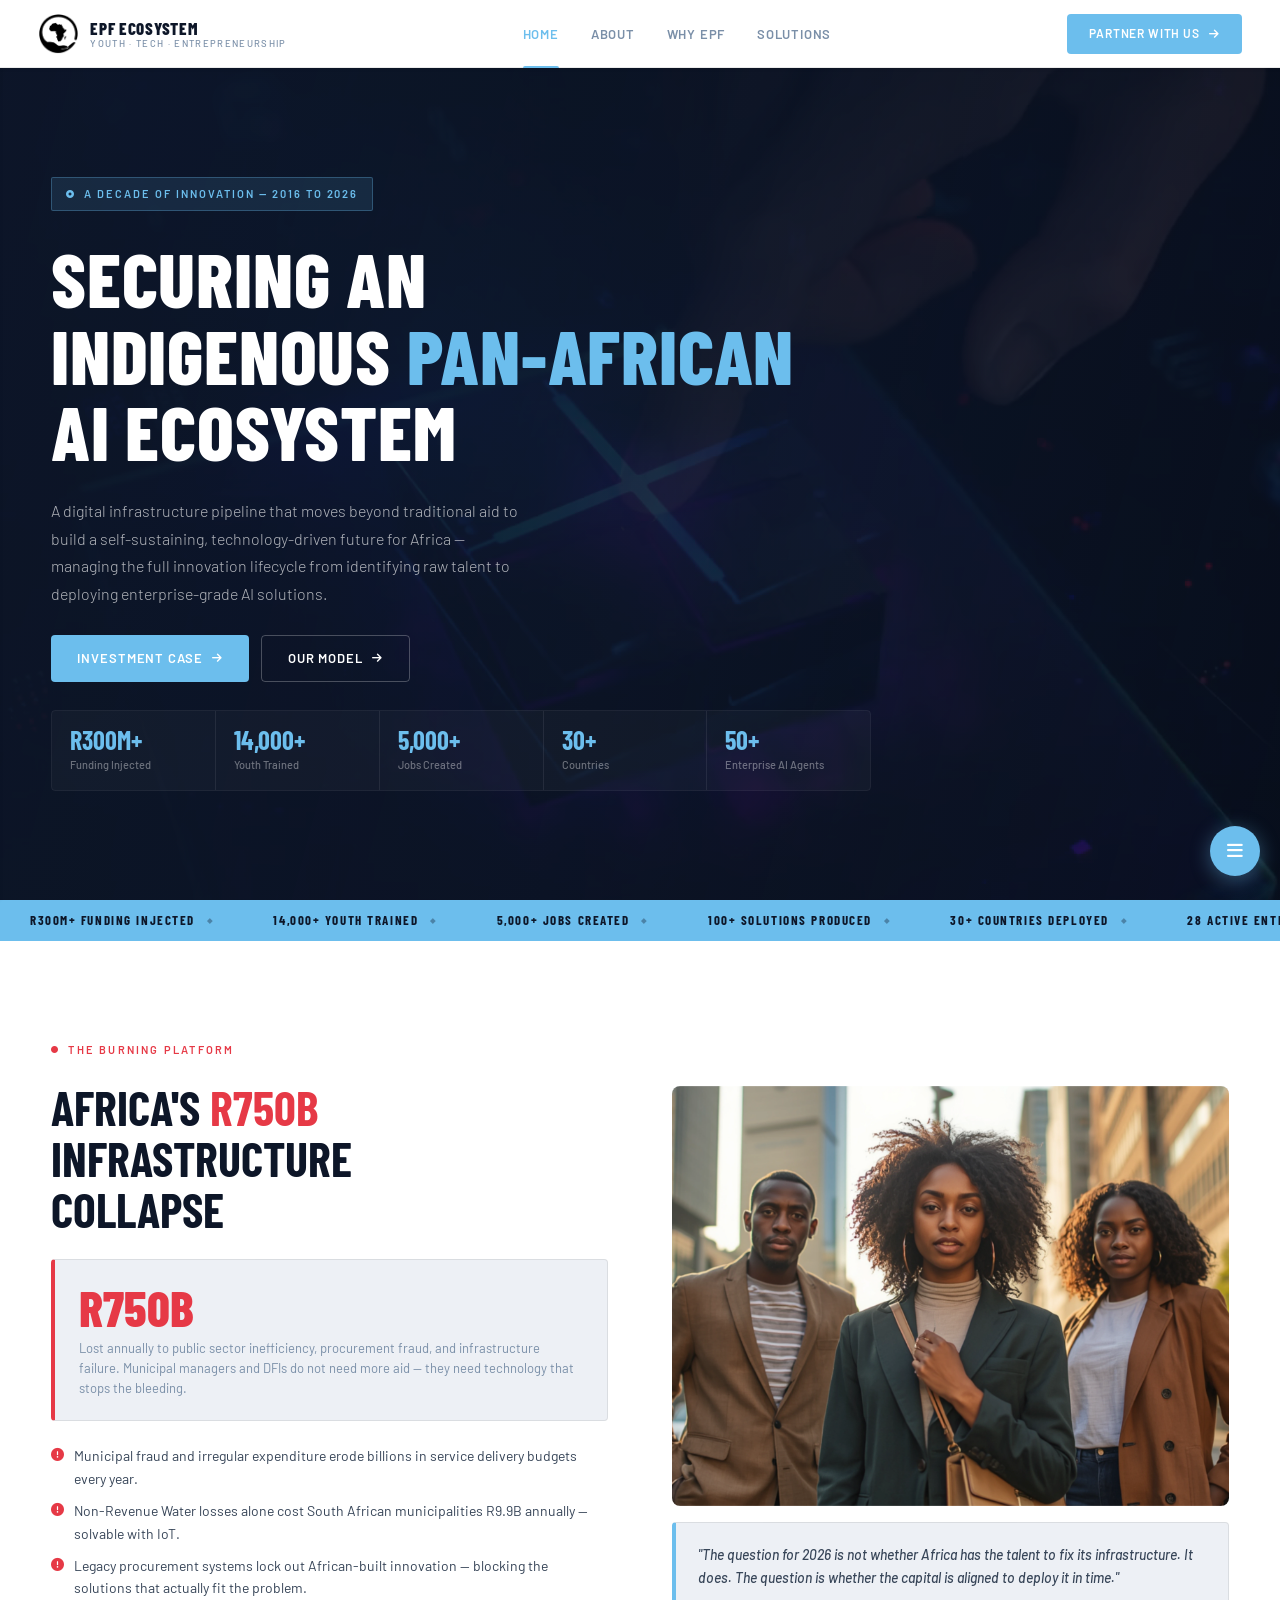
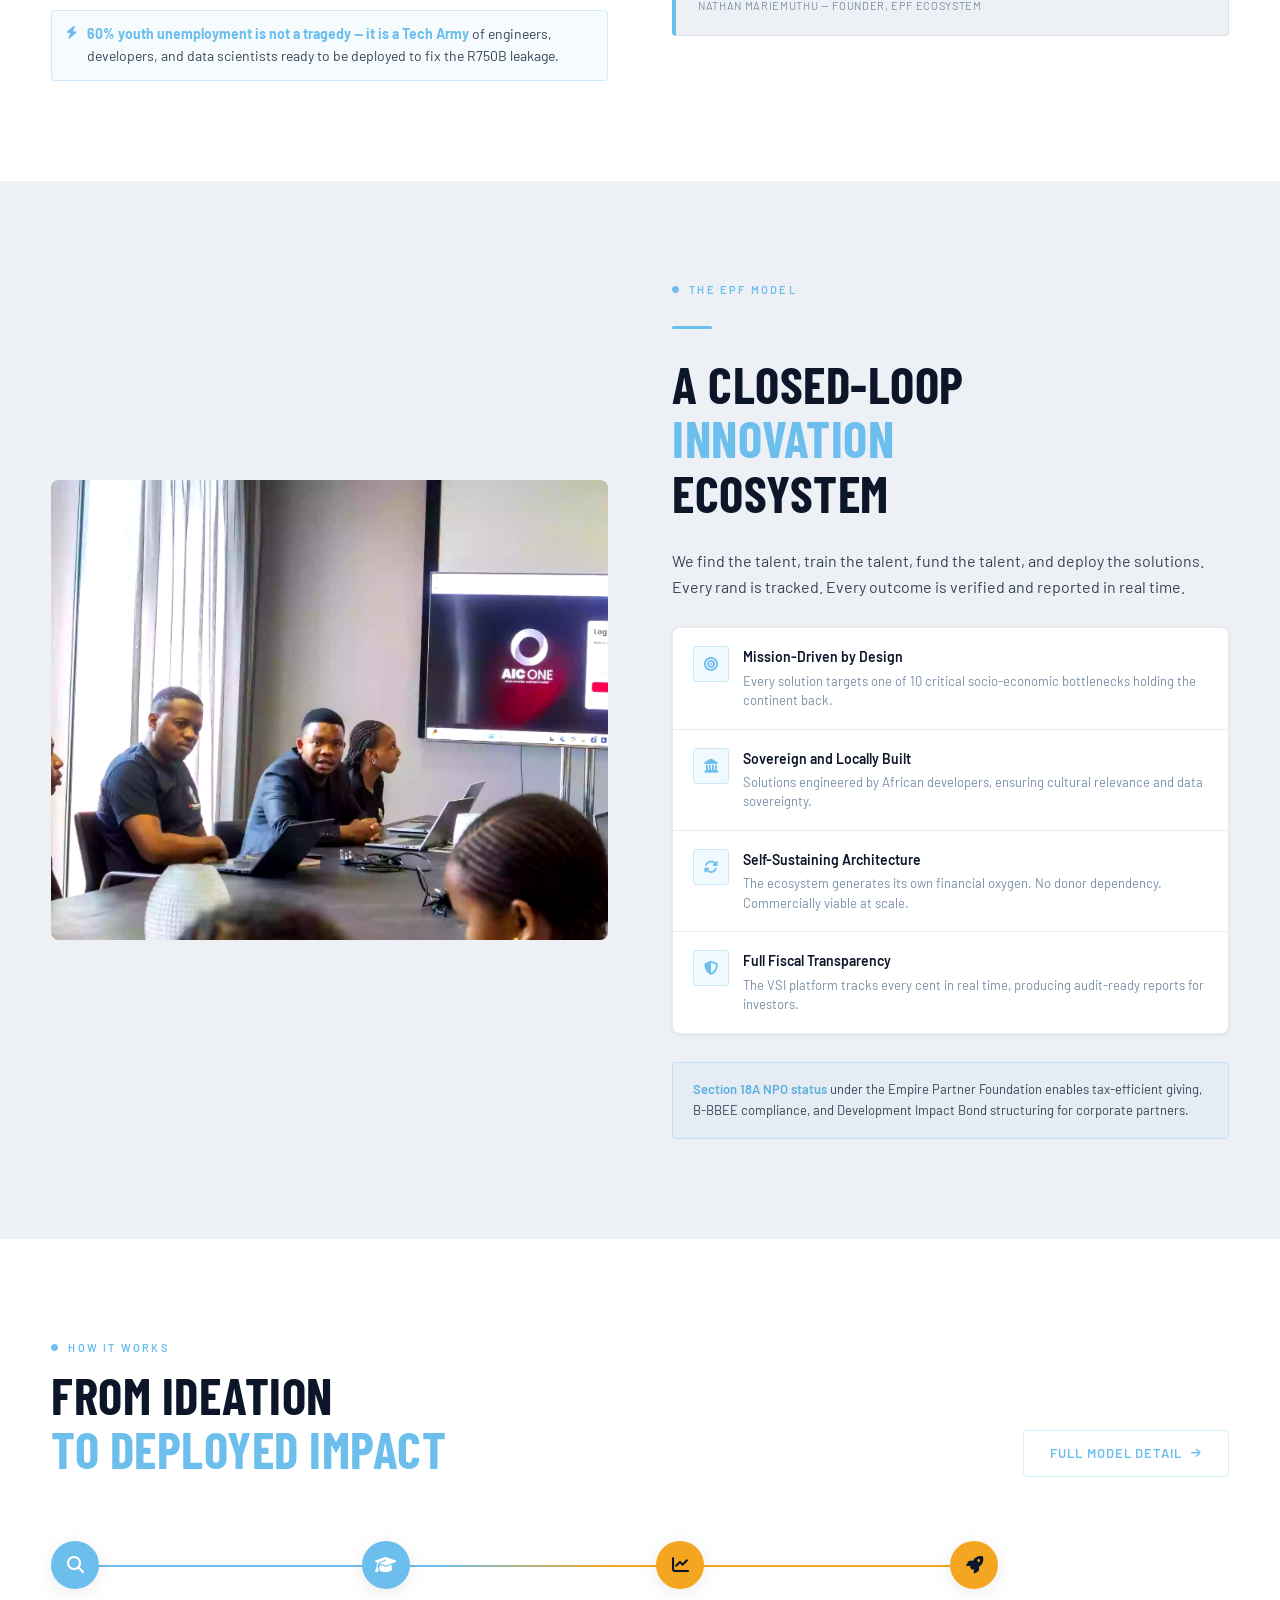
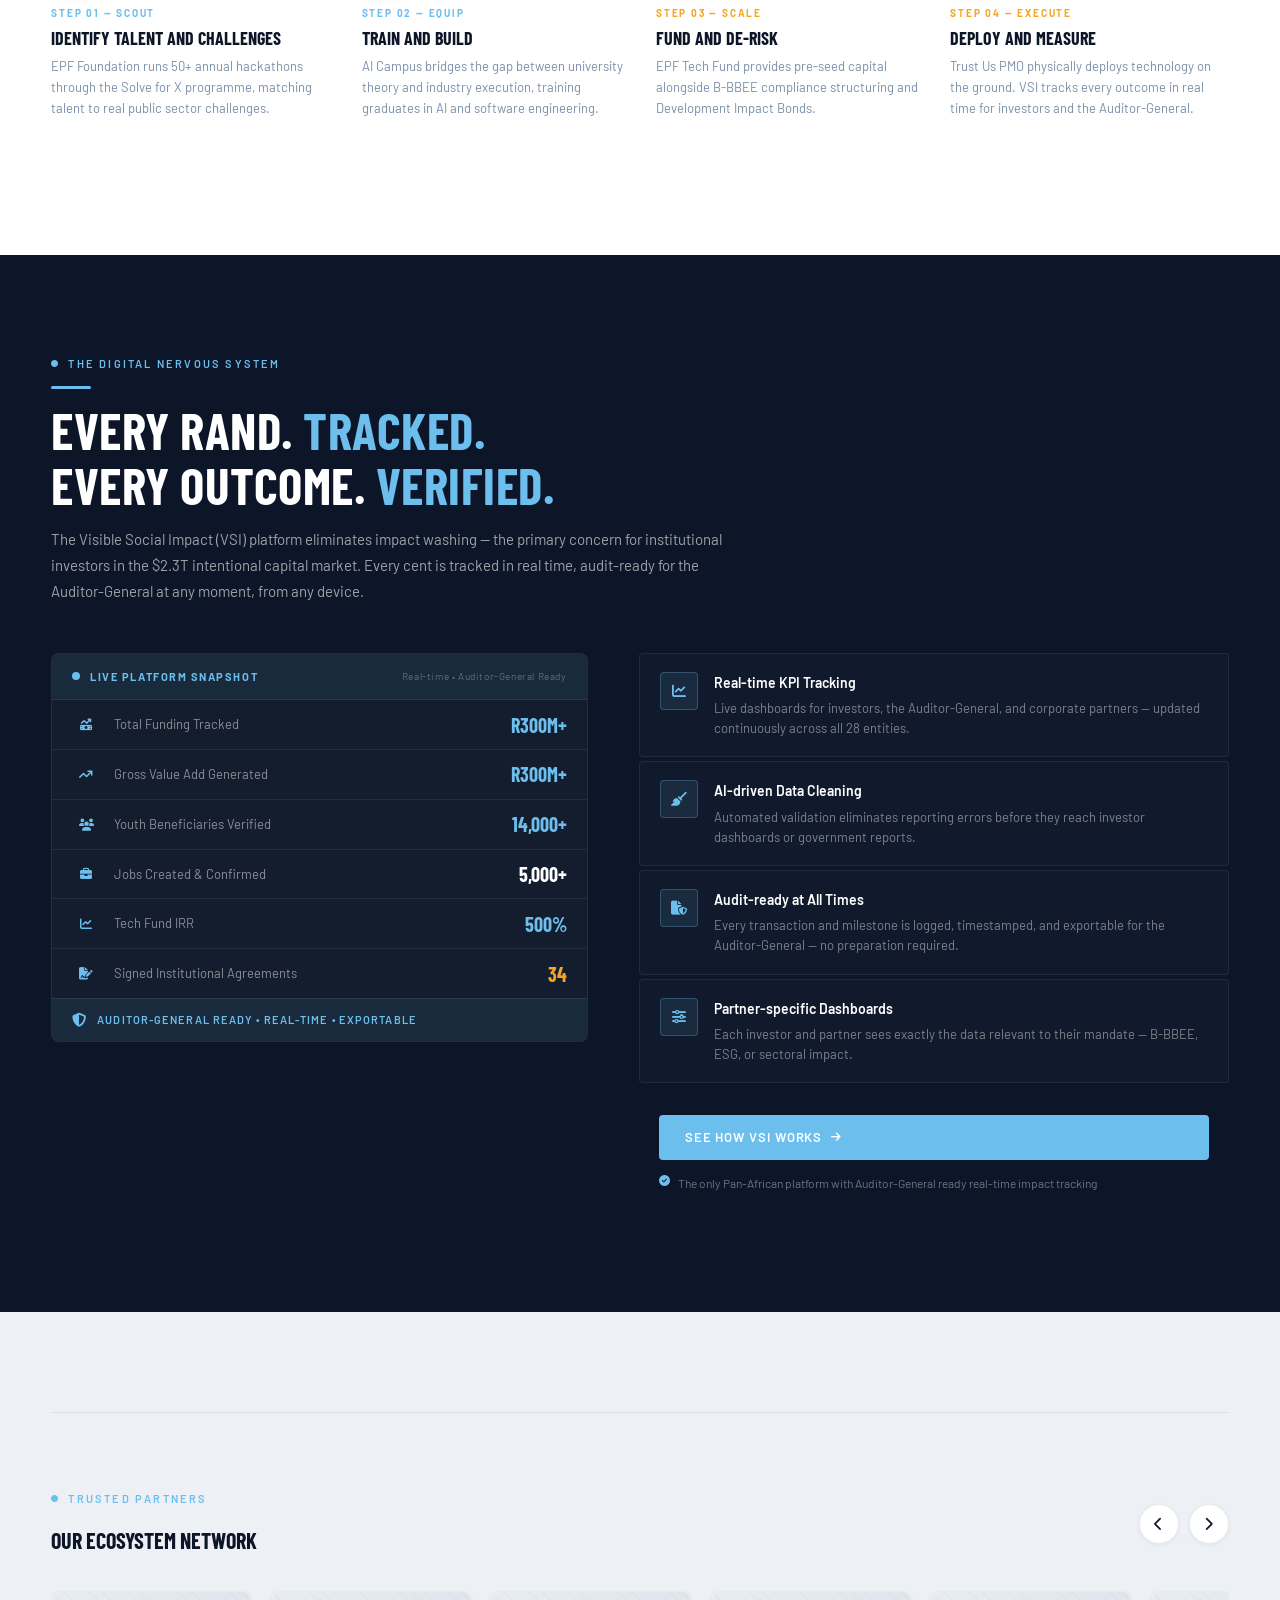
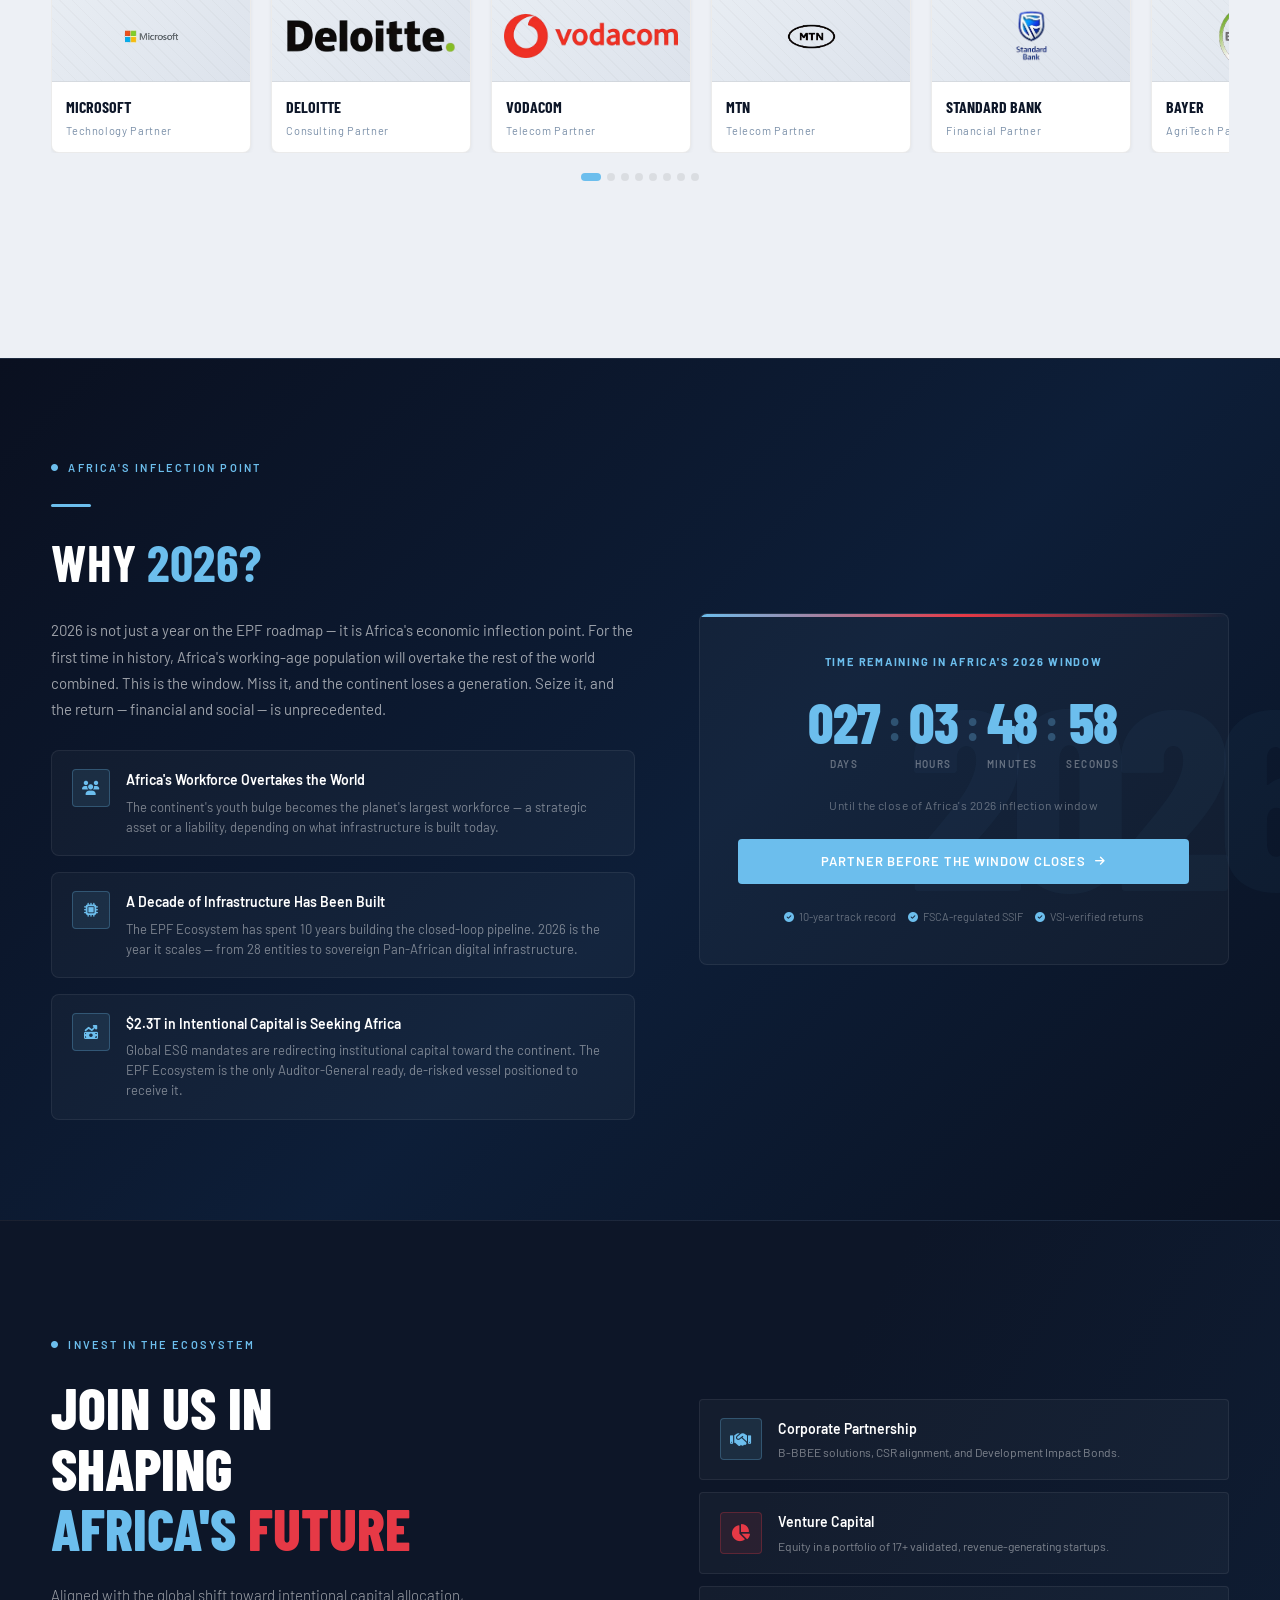
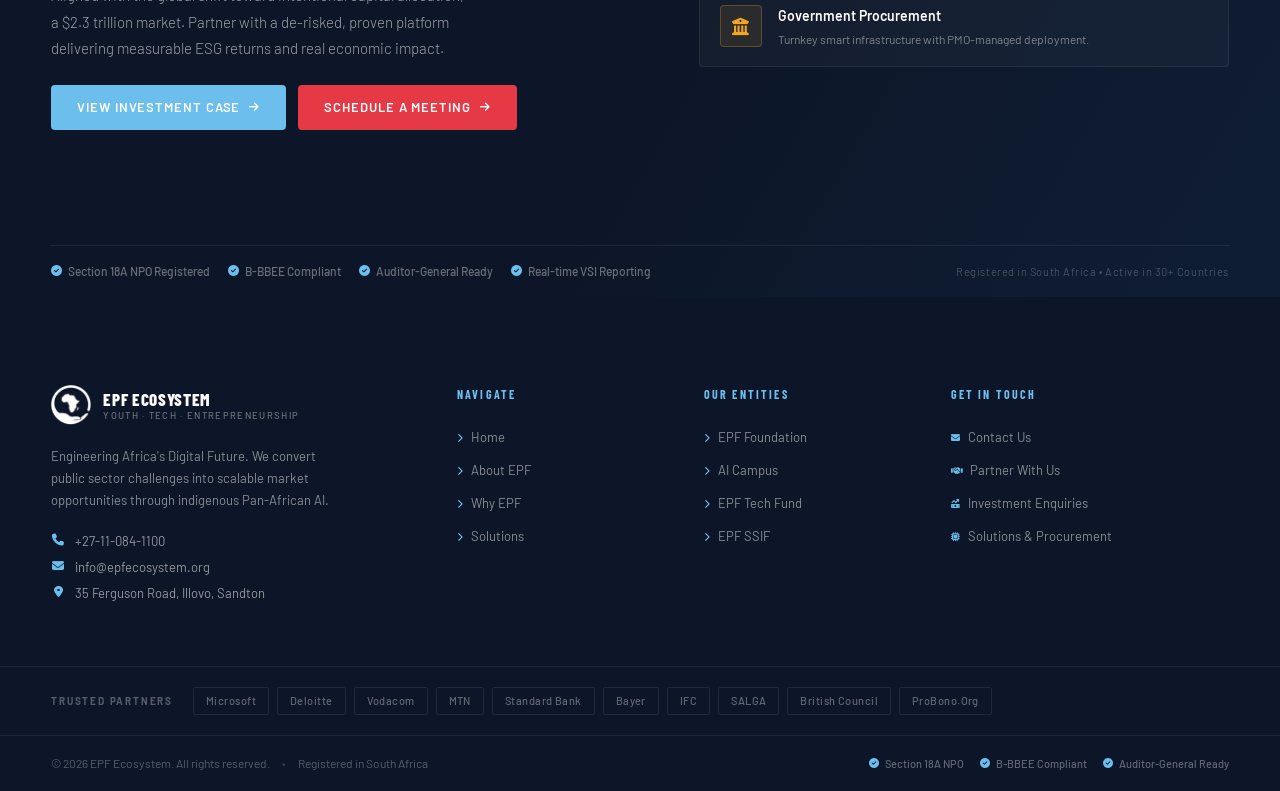
<file: index.html>
<!DOCTYPE html>
<html lang="en" class="html-root">
<head>
  <meta charset="UTF-8" />
  <meta name="viewport" content="width=device-width, initial-scale=1.0" />

  <!-- SEO -->
  <title>EPF Ecosystem | Engineering Africa's Digital Future</title>
  <meta name="description" content="A Pan-African AI and Smart ICT ecosystem converting public sector challenges into scalable market opportunities. R300M+ funded, 14,000+ youth trained, 30+ countries." />
  <meta name="keywords" content="Pan-African AI, EPF Ecosystem, youth employment, smart infrastructure, Africa tech, B-BBEE, social impact investment, AI Campus, EPF Tech Fund" />

  <!-- Fonts -->
  <link rel="preconnect" href="https://fonts.googleapis.com" />
  <link rel="preconnect" href="https://fonts.gstatic.com" crossorigin />
  <link href="https://fonts.googleapis.com/css2?family=Barlow:ital,wght@0,300;0,400;0,500;0,600;0,700;0,800;1,400&family=Barlow+Condensed:wght@500;600;700;800&display=swap" rel="stylesheet" />

  <!-- Icons -->
  <link rel="stylesheet" href="https://cdnjs.cloudflare.com/ajax/libs/font-awesome/6.5.1/css/all.min.css" />

  <!-- Stylesheets -->
  <link rel="stylesheet" href="assets/css/epf-global.css" />
  <link rel="stylesheet" href="assets/css/navbar.css" />
  <link rel="stylesheet" href="assets/css/sidebar.css" />
  <link rel="stylesheet" href="assets/css/loader.css" />
  <link rel="stylesheet" href="assets/css/footer.css" />
  <link rel="stylesheet" href="assets/css/index.css" />
</head>

<body class="body-root">

  <!-- ══════════════════════════════════════════
       LOADING SCREEN
  ══════════════════════════════════════════ -->
  <div id="epf-loader" class="epf-loader">
    <div class="eco-loader">
      <div class="eco-burst"></div>
      <div class="eco-ring eco-ring-3"></div>
      <div class="eco-ring eco-ring-2"></div>
      <div class="eco-ring eco-ring-1"></div>
      <div class="eco-core"></div>
    </div>
    <div class="loader-brand">
      EPF <span class="loader-brand-accent">Ecosystem</span>
    </div>
    <div class="loader-bar">
      <div class="loader-bar-fill"></div>
    </div>
    <div class="loader-label">Initialising Pan-African AI Platform</div>
  </div>

  <!-- ══════════════════════════════════════════
       NAVBAR
  ══════════════════════════════════════════ -->
  <header class="epf-nav" id="epf-nav" role="banner">
    <div class="nav-inner">

      <a href="index.html" class="nav-logo" aria-label="EPF Ecosystem Home">
        <img src="assets/images/logo-black.webp" alt="EPF Ecosystem Logo" class="nav-logo-img" width="40" height="40" />
        <div class="logo-text-wrap">
          <span class="logo-name">EPF Ecosystem</span>
          <span class="logo-sub">Youth &middot; Tech &middot; Entrepreneurship</span>
        </div>
      </a>

      <nav class="nav-links" aria-label="Main navigation">
        <a href="index.html"     class="nav-link" data-page="index">Home</a>
        <a href="about.html"     class="nav-link" data-page="about">About</a>
        <a href="why-epf.html"   class="nav-link" data-page="why-epf">Why EPF</a>
        <a href="solutions.html" class="nav-link" data-page="solutions">Solutions</a>
      </nav>

      <div class="nav-actions">
        <a href="contact.html#contact-form" class="btn btn-teal nav-cta">
          Partner With Us <i class="fa-solid fa-arrow-right btn-icon"></i>
        </a>
        <button class="nav-hamburger" id="nav-hamburger" aria-label="Toggle menu" aria-expanded="false">
          <span class="nav-hamburger-bar"></span>
          <span class="nav-hamburger-bar"></span>
          <span class="nav-hamburger-bar"></span>
        </button>
      </div>

    </div>

    <div class="nav-mobile" id="nav-mobile" aria-hidden="true">
            <nav class="mobile-links" aria-label="Mobile navigation">
        <a href="index.html" class="mob-link" data-page="index">
          <i class="fa-solid fa-house mob-link-icon"></i>Home
        </a>
        <a href="about.html" class="mob-link" data-page="about">
          <i class="fa-solid fa-circle-info mob-link-icon"></i>About
        </a>
        <a href="why-epf.html" class="mob-link" data-page="why-epf">
          <i class="fa-solid fa-chart-bar mob-link-icon"></i>Why EPF
        </a>
        <a href="solutions.html" class="mob-link" data-page="solutions">
          <i class="fa-solid fa-microchip mob-link-icon"></i>Solutions
        </a>
        <a href="contact.html" class="mob-link mob-link-cta">
          <i class="fa-solid fa-envelope mob-link-icon"></i>Contact Us
        </a>
      </nav>
      <div class="mob-footer-info">
        <span>+27-11-084-1100</span>
        <span>info@epfecosystem.org</span>
      </div>
    </div>
  </header>

  <!-- ══════════════════════════════════════════
       SIDEBAR
  ══════════════════════════════════════════ -->
  <aside class="epf-sidebar" id="epf-sidebar" aria-label="Site sidebar">
    <button class="sb-close-btn" id="sb-close" aria-label="Close sidebar">
      <i class="fa-solid fa-xmark"></i>
    </button>

    <div class="sb-section">
      <div class="sb-section-label">Navigation</div>
            <nav class="sb-nav-list" aria-label="Sidebar navigation">
        <a href="index.html" class="sb-link" data-page="index">
          <i class="fa-solid fa-house sb-link-icon"></i>
          <span class="sb-link-text">Home</span>
        </a>
        <a href="about.html" class="sb-link" data-page="about">
          <i class="fa-solid fa-circle-info sb-link-icon"></i>
          <span class="sb-link-text">About EPF</span>
        </a>
        <a href="why-epf.html" class="sb-link" data-page="why-epf">
          <i class="fa-solid fa-chart-bar sb-link-icon"></i>
          <span class="sb-link-text">Why EPF</span>
        </a>
        <a href="solutions.html" class="sb-link" data-page="solutions">
          <i class="fa-solid fa-microchip sb-link-icon"></i>
          <span class="sb-link-text">Solutions</span>
        </a>
      </nav>
    </div>

    <div class="sb-section">
      <div class="sb-section-label">Our Entities</div>
      <nav class="sb-nav-list" aria-label="Entity links">
        <a href="https://www.empirepartnerfoundation.org/" target="_blank" rel="noopener" class="sb-link">
          <i class="fa-solid fa-lightbulb sb-link-icon"></i>
          <span class="sb-link-text">EPF Foundation</span>
          <i class="fa-solid fa-arrow-up-right-from-square sb-link-ext-icon"></i>
        </a>
        <a href="https://www.aicampus.co.za/" target="_blank" rel="noopener" class="sb-link">
          <i class="fa-solid fa-graduation-cap sb-link-icon"></i>
          <span class="sb-link-text">AI Campus</span>
          <i class="fa-solid fa-arrow-up-right-from-square sb-link-ext-icon"></i>
        </a>
        <a href="https://epftechfund.org/" target="_blank" rel="noopener" class="sb-link">
          <i class="fa-solid fa-chart-pie sb-link-icon"></i>
          <span class="sb-link-text">EPF Tech Fund</span>
          <i class="fa-solid fa-arrow-up-right-from-square sb-link-ext-icon"></i>
        </a>
        <a href="https://www.epfssif.co.za/" target="_blank" rel="noopener" class="sb-link">
          <i class="fa-solid fa-scale-balanced sb-link-icon"></i>
          <span class="sb-link-text">EPF SSIF</span>
          <i class="fa-solid fa-arrow-up-right-from-square sb-link-ext-icon"></i>
        </a>
      </nav>
    </div>

    <div class="sb-section">
      <div class="sb-section-label">Impact Snapshot</div>
      <div class="sb-metrics">
        <div class="sb-metric">
          <div class="sb-metric-number c-teal">R300M+</div>
          <div class="sb-metric-label">Funding</div>
        </div>
        <div class="sb-metric">
          <div class="sb-metric-number c-coral">14K+</div>
          <div class="sb-metric-label">Youth Trained</div>
        </div>
        <div class="sb-metric">
          <div class="sb-metric-number c-orange">30+</div>
          <div class="sb-metric-label">Countries</div>
        </div>
        <div class="sb-metric">
          <div class="sb-metric-number c-teal">5,000+</div>
          <div class="sb-metric-label">Jobs</div>
        </div>
      </div>
    </div>

    <div class="sb-cta-box">
      <p class="sb-cta-text">Ready to invest in Africa's future?</p>
      <a href="contact.html" class="btn btn-teal">
        Become a Partner <i class="fa-solid fa-arrow-right btn-icon"></i>
      </a>
    </div>
  </aside>

  <div class="sb-overlay" id="sb-overlay"></div>

  <button class="sb-fab" id="sb-fab" aria-label="Open sidebar">
    <i class="fa-solid fa-bars"></i>
  </button>

  <!-- ══════════════════════════════════════════
       PAGE CONTENT
  ══════════════════════════════════════════ -->
  <div class="page-wrap">
    <main id="main">

      <!-- ── HERO ── -->
      <section class="hero-section" id="home" aria-label="Hero">
        <div class="hero-video-wrap">
          <video class="hero-video" id="hero-vid-1" autoplay muted playsinline>
            <source src="assets/videos/hero.webm" type="video/webm" />
          </video>
          <video class="hero-video" id="hero-vid-2" muted playsinline>
            <source src="assets/videos/hero.webm" type="video/webm" />
          </video>
          <div class="hero-video-overlay"></div>
        </div>

        <div class="hero-content">
          <div class="wrap">
            <div class="hero-grid">
              <div class="hero-left">
                <div class="hero-tag">
                  <i class="fa-solid fa-circle-dot hero-tag-dot"></i>
                  A Decade of Innovation &mdash; 2016 to 2026
                </div>
                <h1 class="hero-heading">
                  Securing An<br>
                  Indigenous <span class="c-teal">Pan-African</span><br>
                  AI Ecosystem
                </h1>
                <p class="hero-desc">
                  A digital infrastructure pipeline that moves beyond traditional aid to build a
                  self-sustaining, technology-driven future for Africa &mdash; managing the full
                  innovation lifecycle from identifying raw talent to deploying enterprise-grade
                  AI solutions.
                </p>
                <div class="hero-ctas">
                  <a href="why-epf.html" class="btn btn-teal">
                    Investment Case <i class="fa-solid fa-arrow-right btn-icon"></i>
                  </a>
                  <a href="about.html" class="btn btn-ghost-white">
                    Our Model <i class="fa-solid fa-arrow-right btn-icon"></i>
                  </a>
                </div>
                <div class="hero-stats">
                  <div class="hero-stat">
                    <div class="hero-stat-number">R300M+</div>
                    <div class="hero-stat-label">Funding Injected</div>
                  </div>
                  <div class="hero-stat">
                    <div class="hero-stat-number">14,000+</div>
                    <div class="hero-stat-label">Youth Trained</div>
                  </div>
                  <div class="hero-stat">
                    <div class="hero-stat-number">5,000+</div>
                    <div class="hero-stat-label">Jobs Created</div>
                  </div>
                  <div class="hero-stat">
                    <div class="hero-stat-number">30+</div>
                    <div class="hero-stat-label">Countries</div>
                  </div>
                  <div class="hero-stat">
                    <div class="hero-stat-number">50+</div>
                    <div class="hero-stat-label">Enterprise AI Agents</div>
                  </div>
                </div>
              </div>
            </div>
          </div>
        </div>
      </section>

      <!-- ── TICKER ── -->
      <div class="ticker-strip" aria-hidden="true">
        <div class="ticker-track">
          <span class="ticker-item">R300M+ Funding Injected <span class="ticker-dot">&#9670;</span></span>
          <span class="ticker-item">14,000+ Youth Trained <span class="ticker-dot">&#9670;</span></span>
          <span class="ticker-item">5,000+ Jobs Created <span class="ticker-dot">&#9670;</span></span>
          <span class="ticker-item">100+ Solutions Produced <span class="ticker-dot">&#9670;</span></span>
          <span class="ticker-item">30+ Countries Deployed <span class="ticker-dot">&#9670;</span></span>
          <span class="ticker-item">28 Active Entities <span class="ticker-dot">&#9670;</span></span>
          <span class="ticker-item">50+ SMMEs Created <span class="ticker-dot">&#9670;</span></span>
          <span class="ticker-item">R300M+ Gross Value Add <span class="ticker-dot">&#9670;</span></span>
          <span class="ticker-item">R300M+ Funding Injected <span class="ticker-dot">&#9670;</span></span>
          <span class="ticker-item">14,000+ Youth Trained <span class="ticker-dot">&#9670;</span></span>
          <span class="ticker-item">5,000+ Jobs Created <span class="ticker-dot">&#9670;</span></span>
          <span class="ticker-item">100+ Solutions Produced <span class="ticker-dot">&#9670;</span></span>
          <span class="ticker-item">30+ Countries Deployed <span class="ticker-dot">&#9670;</span></span>
          <span class="ticker-item">28 Active Entities <span class="ticker-dot">&#9670;</span></span>
          <span class="ticker-item">50+ SMMEs Created <span class="ticker-dot">&#9670;</span></span>
          <span class="ticker-item">R300M+ Gross Value Add <span class="ticker-dot">&#9670;</span></span>
        </div>
      </div>

      <!-- ── PROBLEM ── -->
      <section class="problem-section section" id="problem" aria-label="The Challenge">
        <div class="wrap">
          <div class="problem-grid">

            <div class="problem-left rv">
              <div class="lbl lbl-coral">
                <i class="fa-solid fa-circle lbl-icon"></i>The Burning Platform
              </div>
              <h2 class="problem-title">
                Africa's <span class="c-coral">R750B</span><br>
                Infrastructure<br>
                Collapse
              </h2>
              <div class="problem-stat-block">
                <div class="problem-stat-number">R750B</div>
                <div class="problem-stat-text">
                  Lost annually to public sector inefficiency, procurement fraud, and infrastructure
                  failure. Municipal managers and DFIs do not need more aid — they need technology
                  that stops the bleeding.
                </div>
              </div>
              <div class="problem-points">
                <div class="problem-point">
                  <i class="fa-solid fa-circle-exclamation problem-point-icon"></i>
                  <span>Municipal fraud and irregular expenditure erode billions in service delivery budgets every year.</span>
                </div>
                <div class="problem-point">
                  <i class="fa-solid fa-circle-exclamation problem-point-icon"></i>
                  <span>Non-Revenue Water losses alone cost South African municipalities R9.9B annually — solvable with IoT.</span>
                </div>
                <div class="problem-point">
                  <i class="fa-solid fa-circle-exclamation problem-point-icon"></i>
                  <span>Legacy procurement systems lock out African-built innovation — blocking the solutions that actually fit the problem.</span>
                </div>
                <div class="problem-point problem-point-reframe">
                  <i class="fa-solid fa-bolt problem-point-icon-teal"></i>
                  <span><strong class="problem-point-strong">60% youth unemployment is not a tragedy — it is a Tech Army</strong> of engineers, developers, and data scientists ready to be deployed to fix the R750B leakage.</span>
                </div>
              </div>
            </div>

            <div class="problem-right rv">
              <div class="problem-img-wrap">
                <img src="assets/images/youth-urban.webp" alt="Africa's Tech Army — Engineers Ready to Deploy" class="problem-img" />
              </div>
              <blockquote class="problem-quote">
                <p class="problem-quote-text">
                  "The question for 2026 is not whether Africa has the talent to fix its infrastructure.
                  It does. The question is whether the capital is aligned to deploy it in time."
                </p>
                <cite class="problem-quote-cite">Nathan Mariemuthu — Founder, EPF Ecosystem</cite>
              </blockquote>
            </div>

          </div>
        </div>
      </section>

      <!-- ── SOLUTION ── -->
      <section class="solution-section section" id="solution" aria-label="The EPF Model">
        <div class="wrap">
          <div class="solution-grid">

            <div class="rv">
              <div class="solution-img-wrap">
                <img src="assets/images/ai-campus.webp" alt="AI Campus Training Facility" class="solution-img" />
              </div>
            </div>

            <div class="solution-right rv">
              <div class="lbl">
                <i class="fa-solid fa-circle lbl-icon"></i>The EPF Model
              </div>
              <div class="rule"></div>
              <h2 class="h-display">
                A Closed-Loop<br>
                <span class="c-teal">Innovation</span><br>
                Ecosystem
              </h2>
              <p class="body-text">
                We find the talent, train the talent, fund the talent, and deploy the solutions.
                Every rand is tracked. Every outcome is verified and reported in real time.
              </p>
              <div class="solution-pillars">
                <div class="solution-pillar">
                  <div class="pillar-icon">
                    <i class="fa-solid fa-bullseye pillar-icon-glyph"></i>
                  </div>
                  <div class="pillar-content">
                    <div class="pillar-title">Mission-Driven by Design</div>
                    <div class="pillar-desc">Every solution targets one of 10 critical socio-economic bottlenecks holding the continent back.</div>
                  </div>
                </div>
                <div class="solution-pillar">
                  <div class="pillar-icon">
                    <i class="fa-solid fa-landmark pillar-icon-glyph"></i>
                  </div>
                  <div class="pillar-content">
                    <div class="pillar-title">Sovereign and Locally Built</div>
                    <div class="pillar-desc">Solutions engineered by African developers, ensuring cultural relevance and data sovereignty.</div>
                  </div>
                </div>
                <div class="solution-pillar">
                  <div class="pillar-icon">
                    <i class="fa-solid fa-rotate pillar-icon-glyph"></i>
                  </div>
                  <div class="pillar-content">
                    <div class="pillar-title">Self-Sustaining Architecture</div>
                    <div class="pillar-desc">The ecosystem generates its own financial oxygen. No donor dependency. Commercially viable at scale.</div>
                  </div>
                </div>
                <div class="solution-pillar">
                  <div class="pillar-icon">
                    <i class="fa-solid fa-shield-halved pillar-icon-glyph"></i>
                  </div>
                  <div class="pillar-content">
                    <div class="pillar-title">Full Fiscal Transparency</div>
                    <div class="pillar-desc">The VSI platform tracks every cent in real time, producing audit-ready reports for investors.</div>
                  </div>
                </div>
              </div>
              <div class="solution-note">
                <span class="solution-note-strong">Section 18A NPO status</span> under the Empire Partner
                Foundation enables tax-efficient giving, B-BBEE compliance, and Development Impact Bond
                structuring for corporate partners.
              </div>
            </div>

          </div>
        </div>
      </section>

      <!-- ── HOW IT WORKS ── -->
      <section class="how-section section" id="how" aria-label="How It Works">
        <div class="wrap">
          <div class="how-header">
            <div class="how-header-left">
              <div class="lbl">
                <i class="fa-solid fa-circle lbl-icon"></i>How It Works
              </div>
              <h2 class="h-display">
                From Ideation<br>
                <span class="c-teal">to Deployed Impact</span>
              </h2>
            </div>
            <a href="about.html#pipeline" class="btn btn-outline-teal">
              Full Model Detail <i class="fa-solid fa-arrow-right btn-icon"></i>
            </a>
          </div>

          <div class="how-steps-grid">
            <div class="how-step rv">
              <div class="step-circle step-circle-teal">
                <i class="fa-solid fa-magnifying-glass step-circle-icon"></i>
              </div>
              <div class="step-body">
                <div class="step-label step-label-teal">Step 01 &mdash; Scout</div>
                <h3 class="step-title">Identify Talent and Challenges</h3>
                <p class="step-desc">EPF Foundation runs 50+ annual hackathons through the Solve for X programme, matching talent to real public sector challenges.</p>
              </div>
            </div>
            <div class="how-step rv">
              <div class="step-circle step-circle-teal">
                <i class="fa-solid fa-graduation-cap step-circle-icon"></i>
              </div>
              <div class="step-body">
                <div class="step-label step-label-teal">Step 02 &mdash; Equip</div>
                <h3 class="step-title">Train and Build</h3>
                <p class="step-desc">AI Campus bridges the gap between university theory and industry execution, training graduates in AI and software engineering.</p>
              </div>
            </div>
            <div class="how-step rv">
              <div class="step-circle step-circle-orange">
                <i class="fa-solid fa-chart-line step-circle-icon"></i>
              </div>
              <div class="step-body">
                <div class="step-label step-label-orange">Step 03 &mdash; Scale</div>
                <h3 class="step-title">Fund and De-risk</h3>
                <p class="step-desc">EPF Tech Fund provides pre-seed capital alongside B-BBEE compliance structuring and Development Impact Bonds.</p>
              </div>
            </div>
            <div class="how-step rv">
              <div class="step-circle step-circle-orange">
                <i class="fa-solid fa-rocket step-circle-icon"></i>
              </div>
              <div class="step-body">
                <div class="step-label step-label-orange">Step 04 &mdash; Execute</div>
                <h3 class="step-title">Deploy and Measure</h3>
                <p class="step-desc">Trust Us PMO physically deploys technology on the ground. VSI tracks every outcome in real time for investors and the Auditor-General.</p>
              </div>
            </div>
          </div>

        </div>
      </section>

      <!-- ── VSI ── -->
      <section class="vsi-home-section section" id="vsi" aria-label="Visible Social Impact Platform">
        <div class="wrap">

          <div class="vsi-home-header rv">
            <div class="lbl">
              <i class="fa-solid fa-circle lbl-icon"></i>The Digital Nervous System
            </div>
            <div class="rule"></div>
            <h2 class="h-display vsi-home-title">
              Every Rand. <span class="c-teal">Tracked.</span><br>
              Every Outcome. <span class="c-teal">Verified.</span>
            </h2>
            <p class="vsi-home-desc">
              The Visible Social Impact (VSI) platform eliminates impact washing — the primary concern
              for institutional investors in the $2.3T intentional capital market. Every cent is tracked
              in real time, audit-ready for the Auditor-General at any moment, from any device.
            </p>
          </div>

          <div class="vsi-home-grid rv">

            <!-- Live metrics panel -->
            <div class="vsi-live-panel">
              <div class="vsi-live-header">
                <div class="vsi-live-dot"></div>
                <span class="vsi-live-label">Live Platform Snapshot</span>
                <span class="vsi-live-timestamp">Real-time &bull; Auditor-General Ready</span>
              </div>
              <div class="vsi-metrics-list">
                <div class="vsi-metric-row">
                  <div class="vsi-metric-row-icon"><i class="fa-solid fa-money-bill-trend-up"></i></div>
                  <div class="vsi-metric-row-label">Total Funding Tracked</div>
                  <div class="vsi-metric-row-value vsi-val-teal">R300M+</div>
                </div>
                <div class="vsi-metric-row">
                  <div class="vsi-metric-row-icon"><i class="fa-solid fa-arrow-trend-up"></i></div>
                  <div class="vsi-metric-row-label">Gross Value Add Generated</div>
                  <div class="vsi-metric-row-value vsi-val-teal">R300M+</div>
                </div>
                <div class="vsi-metric-row">
                  <div class="vsi-metric-row-icon"><i class="fa-solid fa-users"></i></div>
                  <div class="vsi-metric-row-label">Youth Beneficiaries Verified</div>
                  <div class="vsi-metric-row-value vsi-val-teal">14,000+</div>
                </div>
                <div class="vsi-metric-row">
                  <div class="vsi-metric-row-icon"><i class="fa-solid fa-briefcase"></i></div>
                  <div class="vsi-metric-row-label">Jobs Created &amp; Confirmed</div>
                  <div class="vsi-metric-row-value">5,000+</div>
                </div>
                <div class="vsi-metric-row">
                  <div class="vsi-metric-row-icon"><i class="fa-solid fa-chart-line"></i></div>
                  <div class="vsi-metric-row-label">Tech Fund IRR</div>
                  <div class="vsi-metric-row-value vsi-val-teal">500%</div>
                </div>
                <div class="vsi-metric-row">
                  <div class="vsi-metric-row-icon"><i class="fa-solid fa-file-signature"></i></div>
                  <div class="vsi-metric-row-label">Signed Institutional Agreements</div>
                  <div class="vsi-metric-row-value vsi-val-orange">34</div>
                </div>
              </div>
              <div class="vsi-audit-badge">
                <i class="fa-solid fa-shield-halved vsi-audit-icon"></i>
                <span>Auditor-General Ready &bull; Real-time &bull; Exportable</span>
              </div>
            </div>

            <!-- VSI features -->
            <div class="vsi-home-features">
              <div class="vsi-home-feature">
                <div class="vsi-home-feature-icon">
                  <i class="fa-solid fa-chart-line vsi-home-feature-glyph"></i>
                </div>
                <div class="vsi-home-feature-body">
                  <div class="vsi-home-feature-title">Real-time KPI Tracking</div>
                  <div class="vsi-home-feature-desc">Live dashboards for investors, the Auditor-General, and corporate partners — updated continuously across all 28 entities.</div>
                </div>
              </div>
              <div class="vsi-home-feature">
                <div class="vsi-home-feature-icon">
                  <i class="fa-solid fa-broom vsi-home-feature-glyph"></i>
                </div>
                <div class="vsi-home-feature-body">
                  <div class="vsi-home-feature-title">AI-driven Data Cleaning</div>
                  <div class="vsi-home-feature-desc">Automated validation eliminates reporting errors before they reach investor dashboards or government reports.</div>
                </div>
              </div>
              <div class="vsi-home-feature">
                <div class="vsi-home-feature-icon">
                  <i class="fa-solid fa-file-shield vsi-home-feature-glyph"></i>
                </div>
                <div class="vsi-home-feature-body">
                  <div class="vsi-home-feature-title">Audit-ready at All Times</div>
                  <div class="vsi-home-feature-desc">Every transaction and milestone is logged, timestamped, and exportable for the Auditor-General — no preparation required.</div>
                </div>
              </div>
              <div class="vsi-home-feature">
                <div class="vsi-home-feature-icon">
                  <i class="fa-solid fa-sliders vsi-home-feature-glyph"></i>
                </div>
                <div class="vsi-home-feature-body">
                  <div class="vsi-home-feature-title">Partner-specific Dashboards</div>
                  <div class="vsi-home-feature-desc">Each investor and partner sees exactly the data relevant to their mandate — B-BBEE, ESG, or sectoral impact.</div>
                </div>
              </div>
              <div class="vsi-home-cta">
                <a href="about.html#measure" class="btn btn-teal">
                  See How VSI Works <i class="fa-solid fa-arrow-right btn-icon"></i>
                </a>
                <div class="vsi-home-differentiator">
                  <i class="fa-solid fa-circle-check vsi-diff-icon"></i>
                  <span>The only Pan-African platform with Auditor-General ready real-time impact tracking</span>
                </div>
              </div>
            </div>

          </div>
        </div>
      </section>

<!-- 
     IMPACT ── -->
      <section class="impact-section section" id="impact" aria-label="Proven Impact">
        <div class="wrap">
<!-- 
          <div class="impact-header rv">
            <div class="lbl">
              <i class="fa-solid fa-circle lbl-icon"></i>Proven Impact
            </div>
            <h2 class="h-display">
              A Decade of<br>
              <span class="c-teal">Measurable Results</span>
            </h2>
            <p class="impact-header-desc">
              Driving tangible economic growth, job creation, and technological advancement
              across the continent and beyond.
            </p>
          </div>

          <div class="metrics-grid rv">
            <div class="metric-card">
              <div class="metric-icon metric-icon-teal"><i class="fa-solid fa-money-bill-trend-up"></i></div>
              <div class="metric-number metric-number-teal">R300M+</div>
              <div class="metric-label">Funding Injected</div>
            </div>
            <div class="metric-card">
              <div class="metric-icon metric-icon-teal"><i class="fa-solid fa-arrow-trend-up"></i></div>
              <div class="metric-number metric-number-teal">R300M+</div>
              <div class="metric-label">Gross Value Add</div>
            </div>
            <div class="metric-card">
              <div class="metric-icon metric-icon-teal"><i class="fa-solid fa-users"></i></div>
              <div class="metric-number metric-number-heading">14,000+</div>
              <div class="metric-label">Youth Trained</div>
            </div>
            <div class="metric-card">
              <div class="metric-icon metric-icon-coral"><i class="fa-solid fa-briefcase"></i></div>
              <div class="metric-number metric-number-heading">5,000+</div>
              <div class="metric-label">Jobs Created</div>
            </div>
            <div class="metric-card">
              <div class="metric-icon metric-icon-teal"><i class="fa-solid fa-microchip"></i></div>
              <div class="metric-number metric-number-teal">100+</div>
              <div class="metric-label">Solutions Produced</div>
            </div>
            <div class="metric-card">
              <div class="metric-icon metric-icon-orange"><i class="fa-solid fa-globe-africa"></i></div>
              <div class="metric-number metric-number-heading">30+</div>
              <div class="metric-label">Countries Deployed</div>
            </div>
            <div class="metric-card">
              <div class="metric-icon metric-icon-orange"><i class="fa-solid fa-store"></i></div>
              <div class="metric-number metric-number-heading">50+</div>
              <div class="metric-label">SMMEs Created</div>
            </div>
            <div class="metric-card">
              <div class="metric-icon metric-icon-coral"><i class="fa-solid fa-building-columns"></i></div>
              <div class="metric-number metric-number-heading">28</div>
              <div class="metric-label">Active Internal Entities</div>
            </div>
            <div class="metric-card">
              <div class="metric-icon metric-icon-teal"><i class="fa-solid fa-chart-line"></i></div>
              <div class="metric-number metric-number-teal">500%</div>
              <div class="metric-label">Tech Fund IRR</div>
            </div>
            <div class="metric-card">
              <div class="metric-icon metric-icon-orange"><i class="fa-solid fa-file-signature"></i></div>
              <div class="metric-number metric-number-heading">34</div>
              <div class="metric-label">Signed Agreements</div>
            </div>
          </div>

          <div class="stories-grid rv">
            <article class="story-card">
              <div class="story-img-wrap">
                <img src="assets/images/smart-infrastructure.webp" alt="Smart Infrastructure IoT Solution" class="story-img" />
              </div>
              <div class="story-body">
                <div class="story-category story-category-teal">Smart Infrastructure</div>
                <h3 class="story-title">Reducing Non-Revenue Water Across Municipalities</h3>
                <p class="story-desc">Smart-View Technology's IoT platform reduces water losses and protects critical utility infrastructure for local government.</p>
              </div>
            </article>
            <article class="story-card">
              <div class="story-img-wrap">
                <img src="assets/images/financial-governance.webp" alt="Financial Governance Technology" class="story-img" />
              </div>
              <div class="story-body">
                <div class="story-category story-category-coral">Financial Governance</div>
                <h3 class="story-title">Halting Fraudulent Municipal Claims in Real Time</h3>
                <p class="story-desc">PULSE Check (Verify) digitises supplier onboarding and vetting, stopping revenue leakage before it begins.</p>
              </div>
            </article>
            <article class="story-card">
              <div class="story-img-wrap">
                <img src="assets/images/youth-employment.webp" alt="Youth Employment and Training" class="story-img" />
              </div>
              <div class="story-body">
                <div class="story-category story-category-orange">Capacity Building</div>
                <h3 class="story-title">Placing 4IR Graduates into Permanent Employment</h3>
                <p class="story-desc">AI Campus graduates move directly from training into permanent roles within the ecosystem or with partner organisations.</p>
              </div>
            </article>
          </div> -->
 


          <!-- ── PARTNERS CAROUSEL ── -->
          <div class="partners-section rv">
            <div class="partners-header">
              <div class="partners-header-left">
                <div class="lbl">
                  <i class="fa-solid fa-circle lbl-icon"></i>Trusted Partners
                </div>
                <h3 class="partners-title">Our Ecosystem Network</h3>
              </div>
              <div class="partners-nav">
                <button class="carousel-btn carousel-prev" id="c-prev" aria-label="Previous partners">
                  <i class="fa-solid fa-chevron-left"></i>
                </button>
                <button class="carousel-btn carousel-next" id="c-next" aria-label="Next partners">
                  <i class="fa-solid fa-chevron-right"></i>
                </button>
              </div>
            </div>

            <div class="carousel-wrap">
              <div class="carousel-track" id="carousel-track">

                <div class="partner-card">
                  <div class="partner-logo-area">
                    <img src="assets/images/partners/microsoft.webp" alt="Microsoft" class="partner-logo-img" />
                  </div>
                  <div class="partner-info">
                    <div class="partner-name">Microsoft</div>
                    <div class="partner-type">Technology Partner</div>
                  </div>
                </div>

                <div class="partner-card">
                  <div class="partner-logo-area">
                    <img src="assets/images/partners/deloitte.webp" alt="Deloitte" class="partner-logo-img" />
                  </div>
                  <div class="partner-info">
                    <div class="partner-name">Deloitte</div>
                    <div class="partner-type">Consulting Partner</div>
                  </div>
                </div>

                <div class="partner-card">
                  <div class="partner-logo-area">
                    <img src="assets/images/partners/vodacom.webp" alt="Vodacom" class="partner-logo-img" />
                  </div>
                  <div class="partner-info">
                    <div class="partner-name">Vodacom</div>
                    <div class="partner-type">Telecom Partner</div>
                  </div>
                </div>

                <div class="partner-card">
                  <div class="partner-logo-area">
                    <img src="assets/images/partners/mtn.webp" alt="MTN" class="partner-logo-img" />
                  </div>
                  <div class="partner-info">
                    <div class="partner-name">MTN</div>
                    <div class="partner-type">Telecom Partner</div>
                  </div>
                </div>

                <div class="partner-card">
                  <div class="partner-logo-area">
                    <img src="assets/images/partners/standard-bank.webp" alt="Standard Bank" class="partner-logo-img" />
                  </div>
                  <div class="partner-info">
                    <div class="partner-name">Standard Bank</div>
                    <div class="partner-type">Financial Partner</div>
                  </div>
                </div>

                <div class="partner-card">
                  <div class="partner-logo-area">
                    <img src="assets/images/partners/bayer.webp" alt="Bayer" class="partner-logo-img" />
                  </div>
                  <div class="partner-info">
                    <div class="partner-name">Bayer</div>
                    <div class="partner-type">AgriTech Partner</div>
                  </div>
                </div>

                <div class="partner-card">
                  <div class="partner-logo-area">
                    <img src="assets/images/partners/ifc.webp" alt="IFC" class="partner-logo-img" />
                  </div>
                  <div class="partner-info">
                    <div class="partner-name">IFC</div>
                    <div class="partner-type">Investment Partner</div>
                  </div>
                </div>

                <div class="partner-card">
                  <div class="partner-logo-area">
                    <img src="assets/images/partners/salga.webp" alt="SALGA" class="partner-logo-img" />
                  </div>
                  <div class="partner-info">
                    <div class="partner-name">SALGA</div>
                    <div class="partner-type">Government Partner</div>
                  </div>
                </div>

                <div class="partner-card">
                  <div class="partner-logo-area">
                    <img src="assets/images/partners/british-council.webp" alt="British Council" class="partner-logo-img" />
                  </div>
                  <div class="partner-info">
                    <div class="partner-name">British Council</div>
                    <div class="partner-type">Academic Partner</div>
                  </div>
                </div>

                <div class="partner-card">
                  <div class="partner-logo-area">
                    <img src="assets/images/partners/univ-leeds.webp" alt="University of Leeds" class="partner-logo-img" />
                  </div>
                  <div class="partner-info">
                    <div class="partner-name">Univ. of Leeds</div>
                    <div class="partner-type">Research Partner</div>
                  </div>
                </div>

                <div class="partner-card">
                  <div class="partner-logo-area">
                    <img src="assets/images/partners/probono.webp" alt="ProBono.Org" class="partner-logo-img" />
                  </div>
                  <div class="partner-info">
                    <div class="partner-name">ProBono.Org</div>
                    <div class="partner-type">Civil Society</div>
                  </div>
                </div>

                <div class="partner-card">
                  <div class="partner-logo-area">
                    <img src="assets/images/partners/kagiso-trust.webp" alt="Kagiso Trust" class="partner-logo-img" />
                  </div>
                  <div class="partner-info">
                    <div class="partner-name">Kagiso Trust</div>
                    <div class="partner-type">Civil Society</div>
                  </div>
                </div>

              </div>
            </div>
            <div class="carousel-dots" id="carousel-dots"></div>
          </div>

        </div>
      </section>




      <!-- ── WHY 2026 ── -->
      <section class="why-2026-section section" id="why_2026" aria-label="Why 2026">
        <div class="wrap">
          <div class="why-2026-inner">

            <div class="why-2026-left rv">
              <div class="lbl">
                <i class="fa-solid fa-circle lbl-icon"></i>Africa's Inflection Point
              </div>
              <div class="rule"></div>
              <h2 class="h-display why-2026-title">
                Why <span class="c-teal">2026?</span>
              </h2>
              <p class="why-2026-desc">
                2026 is not just a year on the EPF roadmap — it is Africa's economic inflection point.
                For the first time in history, Africa's working-age population will overtake the rest
                of the world combined. This is the window. Miss it, and the continent loses a generation.
                Seize it, and the return — financial and social — is unprecedented.
              </p>
              <div class="why-2026-points">
                <div class="why-2026-point">
                  <div class="why-2026-point-icon">
                    <i class="fa-solid fa-users why-2026-point-glyph"></i>
                  </div>
                  <div class="why-2026-point-body">
                    <div class="why-2026-point-title">Africa's Workforce Overtakes the World</div>
                    <div class="why-2026-point-desc">The continent's youth bulge becomes the planet's largest workforce — a strategic asset or a liability, depending on what infrastructure is built today.</div>
                  </div>
                </div>
                <div class="why-2026-point">
                  <div class="why-2026-point-icon">
                    <i class="fa-solid fa-microchip why-2026-point-glyph"></i>
                  </div>
                  <div class="why-2026-point-body">
                    <div class="why-2026-point-title">A Decade of Infrastructure Has Been Built</div>
                    <div class="why-2026-point-desc">The EPF Ecosystem has spent 10 years building the closed-loop pipeline. 2026 is the year it scales — from 28 entities to sovereign Pan-African digital infrastructure.</div>
                  </div>
                </div>
                <div class="why-2026-point">
                  <div class="why-2026-point-icon">
                    <i class="fa-solid fa-money-bill-trend-up why-2026-point-glyph"></i>
                  </div>
                  <div class="why-2026-point-body">
                    <div class="why-2026-point-title">$2.3T in Intentional Capital is Seeking Africa</div>
                    <div class="why-2026-point-desc">Global ESG mandates are redirecting institutional capital toward the continent. The EPF Ecosystem is the only Auditor-General ready, de-risked vessel positioned to receive it.</div>
                  </div>
                </div>
              </div>
            </div>

            <div class="why-2026-right rv">
              <div class="countdown-wrap">
                <div class="countdown-label">Time Remaining in Africa's 2026 Window</div>
                <div class="countdown-grid">
                  <div class="countdown-unit">
                    <div class="countdown-number" id="cd_days">000</div>
                    <div class="countdown-unit-label">Days</div>
                  </div>
                  <div class="countdown-sep">:</div>
                  <div class="countdown-unit">
                    <div class="countdown-number" id="cd_hours">00</div>
                    <div class="countdown-unit-label">Hours</div>
                  </div>
                  <div class="countdown-sep">:</div>
                  <div class="countdown-unit">
                    <div class="countdown-number" id="cd_mins">00</div>
                    <div class="countdown-unit-label">Minutes</div>
                  </div>
                  <div class="countdown-sep">:</div>
                  <div class="countdown-unit">
                    <div class="countdown-number" id="cd_secs">00</div>
                    <div class="countdown-unit-label">Seconds</div>
                  </div>
                </div>
                <div class="countdown-target">Until the close of Africa's 2026 inflection window</div>
                <a href="contact.html" class="btn btn-teal countdown-cta">
                  Partner Before the Window Closes <i class="fa-solid fa-arrow-right btn-icon"></i>
                </a>
                <div class="countdown-trust">
                  <div class="countdown-trust-item">
                    <i class="fa-solid fa-circle-check countdown-trust-icon"></i>10-year track record
                  </div>
                  <div class="countdown-trust-item">
                    <i class="fa-solid fa-circle-check countdown-trust-icon"></i>FSCA-regulated SSIF
                  </div>
                  <div class="countdown-trust-item">
                    <i class="fa-solid fa-circle-check countdown-trust-icon"></i>VSI-verified returns
                  </div>
                </div>
              </div>
            </div>

          </div>
        </div>
      </section>

      <!-- ── CTA ── -->
      <section class="cta-section" id="cta" aria-label="Invest in the Ecosystem">
        <div class="cta-overlay"></div>
        <div class="wrap">
          <div class="cta-inner">

            <div class="cta-left rv">
              <div class="lbl">
                <i class="fa-solid fa-circle lbl-icon"></i>Invest in the Ecosystem
              </div>
              <h2 class="cta-heading">
                Join Us in<br>
                Shaping<br>
                <span class="c-teal">Africa's</span> <span class="c-coral">Future</span>
              </h2>
              <p class="cta-subtext">
                Aligned with the global shift toward intentional capital allocation, a $2.3 trillion
                market. Partner with a de-risked, proven platform delivering measurable ESG returns
                and real economic impact.
              </p>
              <div class="cta-actions">
                <a href="why-epf.html" class="btn btn-teal">
                  View Investment Case <i class="fa-solid fa-arrow-right btn-icon"></i>
                </a>
                <a href="contact.html" class="btn btn-coral">
                  Schedule a Meeting <i class="fa-solid fa-arrow-right btn-icon"></i>
                </a>
              </div>
            </div>

            <div class="cta-right rv">
              <div class="cta-card">
                <div class="cta-card-icon cta-card-icon-teal">
                  <i class="fa-solid fa-handshake cta-icon-glyph"></i>
                </div>
                <div class="cta-card-body">
                  <div class="cta-card-title">Corporate Partnership</div>
                  <div class="cta-card-desc">B-BBEE solutions, CSR alignment, and Development Impact Bonds.</div>
                </div>
              </div>
              <div class="cta-card">
                <div class="cta-card-icon cta-card-icon-coral">
                  <i class="fa-solid fa-chart-pie cta-icon-glyph"></i>
                </div>
                <div class="cta-card-body">
                  <div class="cta-card-title">Venture Capital</div>
                  <div class="cta-card-desc">Equity in a portfolio of 17+ validated, revenue-generating startups.</div>
                </div>
              </div>
              <div class="cta-card">
                <div class="cta-card-icon cta-card-icon-orange">
                  <i class="fa-solid fa-building-columns cta-icon-glyph"></i>
                </div>
                <div class="cta-card-body">
                  <div class="cta-card-title">Government Procurement</div>
                  <div class="cta-card-desc">Turnkey smart infrastructure with PMO-managed deployment.</div>
                </div>
              </div>
            </div>

          </div>

          <div class="cta-trust-bar">
            <div class="cta-trust-inner">
              <div class="cta-trust-items">
                <div class="cta-trust-item">
                  <i class="fa-solid fa-circle-check cta-trust-icon"></i>Section 18A NPO Registered
                </div>
                <div class="cta-trust-item">
                  <i class="fa-solid fa-circle-check cta-trust-icon"></i>B-BBEE Compliant
                </div>
                <div class="cta-trust-item">
                  <i class="fa-solid fa-circle-check cta-trust-icon"></i>Auditor-General Ready
                </div>
                <div class="cta-trust-item">
                  <i class="fa-solid fa-circle-check cta-trust-icon"></i>Real-time VSI Reporting
                </div>
              </div>
              <div class="cta-reg-note">Registered in South Africa &bull; Active in 30+ Countries</div>
            </div>
          </div>

        </div>
      </section>

    </main>
  </div>

  <!-- ══════════════════════════════════════════
       FOOTER
  ══════════════════════════════════════════ -->
  <footer class="epf-footer" role="contentinfo">
    <div class="footer-main">
      <div class="wrap">
        <div class="footer-grid">

          <div class="footer-brand">
            <a href="index.html" class="footer-logo-link" aria-label="EPF Ecosystem Home">
              <img src="assets/images/logo-white.webp" alt="EPF Ecosystem Logo" class="footer-logo-img" width="40" height="40" />
              <div class="logo-text-wrap">
                <span class="logo-name">EPF Ecosystem</span>
                <span class="logo-sub">Youth &middot; Tech &middot; Entrepreneurship</span>
              </div>
            </a>
            <p class="footer-tagline">
              Engineering Africa's Digital Future. We convert public sector challenges into
              scalable market opportunities through indigenous Pan-African AI.
            </p>
            <div class="footer-contact-list">
              <a href="tel:+27110841100" class="footer-contact-item">
                <i class="fa-solid fa-phone footer-contact-icon"></i>
                +27-11-084-1100
              </a>
              <a href="mailto:info@epfecosystem.org" class="footer-contact-item">
                <i class="fa-solid fa-envelope footer-contact-icon"></i>
                info@epfecosystem.org
              </a>
              <a href="https://maps.google.com/?q=35+Ferguson+Road,+Illovo,+Sandton" target="_blank" rel="noopener" class="footer-contact-item">
                <i class="fa-solid fa-location-dot footer-contact-icon"></i>
                35 Ferguson Road, Illovo, Sandton
              </a>
            </div>
          </div>

          <div class="footer-col">
            <h4 class="footer-col-title">Navigate</h4>
          <ul class="footer-nav-list">
            <li><a href="index.html"     class="footer-nav-item"><i class="fa-solid fa-chevron-right footer-nav-icon"></i>Home</a></li>
            <li><a href="about.html"     class="footer-nav-item"><i class="fa-solid fa-chevron-right footer-nav-icon"></i>About EPF</a></li>
            <li><a href="why-epf.html"   class="footer-nav-item"><i class="fa-solid fa-chevron-right footer-nav-icon"></i>Why EPF</a></li>
            <li><a href="solutions.html" class="footer-nav-item"><i class="fa-solid fa-chevron-right footer-nav-icon"></i>Solutions</a></li>
          </ul>
          </div>

          <div class="footer-col">
            <h4 class="footer-col-title">Our Entities</h4>
            <ul class="footer-nav-list">
              <li><a href="https://www.empirepartnerfoundation.org/" target="_blank" rel="noopener" class="footer-nav-item"><i class="fa-solid fa-chevron-right footer-nav-icon"></i>EPF Foundation</a></li>
              <li><a href="https://www.aicampus.co.za/"              target="_blank" rel="noopener" class="footer-nav-item"><i class="fa-solid fa-chevron-right footer-nav-icon"></i>AI Campus</a></li>
              <li><a href="https://epftechfund.org/"                 target="_blank" rel="noopener" class="footer-nav-item"><i class="fa-solid fa-chevron-right footer-nav-icon"></i>EPF Tech Fund</a></li>
              <li><a href="https://www.epfssif.co.za/"              target="_blank" rel="noopener" class="footer-nav-item"><i class="fa-solid fa-chevron-right footer-nav-icon"></i>EPF SSIF</a></li>
            </ul>
          </div>

          <div class="footer-col">
            <h4 class="footer-col-title">Get in Touch</h4>
            <ul class="footer-nav-list">
              <li><a href="contact.html" class="footer-nav-item"><i class="fa-solid fa-envelope footer-nav-icon"></i>Contact Us</a></li>
              <li><a href="contact.html#contact-form" class="footer-nav-item"><i class="fa-solid fa-handshake footer-nav-icon"></i>Partner With Us</a></li>
              <li><a href="mailto:invest@epfecosystem.org" class="footer-nav-item"><i class="fa-solid fa-money-bill-trend-up footer-nav-icon"></i>Investment Enquiries</a></li>
              <li><a href="mailto:solutions@epfecosystem.org" class="footer-nav-item"><i class="fa-solid fa-microchip footer-nav-icon"></i>Solutions &amp; Procurement</a></li>
            </ul>
          </div>



        </div>
      </div>
    </div>

    <div class="footer-partners">
      <div class="wrap">
        <div class="footer-partners-inner">
          <span class="footer-partners-label">Trusted Partners</span>
          <div class="footer-chips">
            <span class="footer-chip">Microsoft</span>
            <span class="footer-chip">Deloitte</span>
            <span class="footer-chip">Vodacom</span>
            <span class="footer-chip">MTN</span>
            <span class="footer-chip">Standard Bank</span>
            <span class="footer-chip">Bayer</span>
            <span class="footer-chip">IFC</span>
            <span class="footer-chip">SALGA</span>
            <span class="footer-chip">British Council</span>
            <span class="footer-chip">ProBono.Org</span>
          </div>
        </div>
      </div>
    </div>

    <div class="footer-bottom">
      <div class="wrap">
        <div class="footer-bottom-inner">
          <div class="footer-bottom-left">
            <span>&copy; <span id="footer-year">2026</span> EPF Ecosystem. All rights reserved.</span>
            <span class="footer-bottom-sep">&bull;</span>
            <span>Registered in South Africa</span>
          </div>
          <div class="footer-badges">
            <div class="footer-badge">
              <i class="fa-solid fa-circle-check footer-badge-icon"></i>Section 18A NPO
            </div>
            <div class="footer-badge">
              <i class="fa-solid fa-circle-check footer-badge-icon"></i>B-BBEE Compliant
            </div>
            <div class="footer-badge">
              <i class="fa-solid fa-circle-check footer-badge-icon"></i>Auditor-General Ready
            </div>
          </div>
        </div>
      </div>
    </div>
  </footer>

  <!-- ══════════════════════════════════════════
       SCRIPTS — placed before closing body tag, no scripts in <head>
  ══════════════════════════════════════════ -->
  <script src="assets/js/navbar.js"></script>
  <script src="assets/js/footer.js"></script>
  <script src="assets/js/index.js"></script>

</body>
</html>
</file>
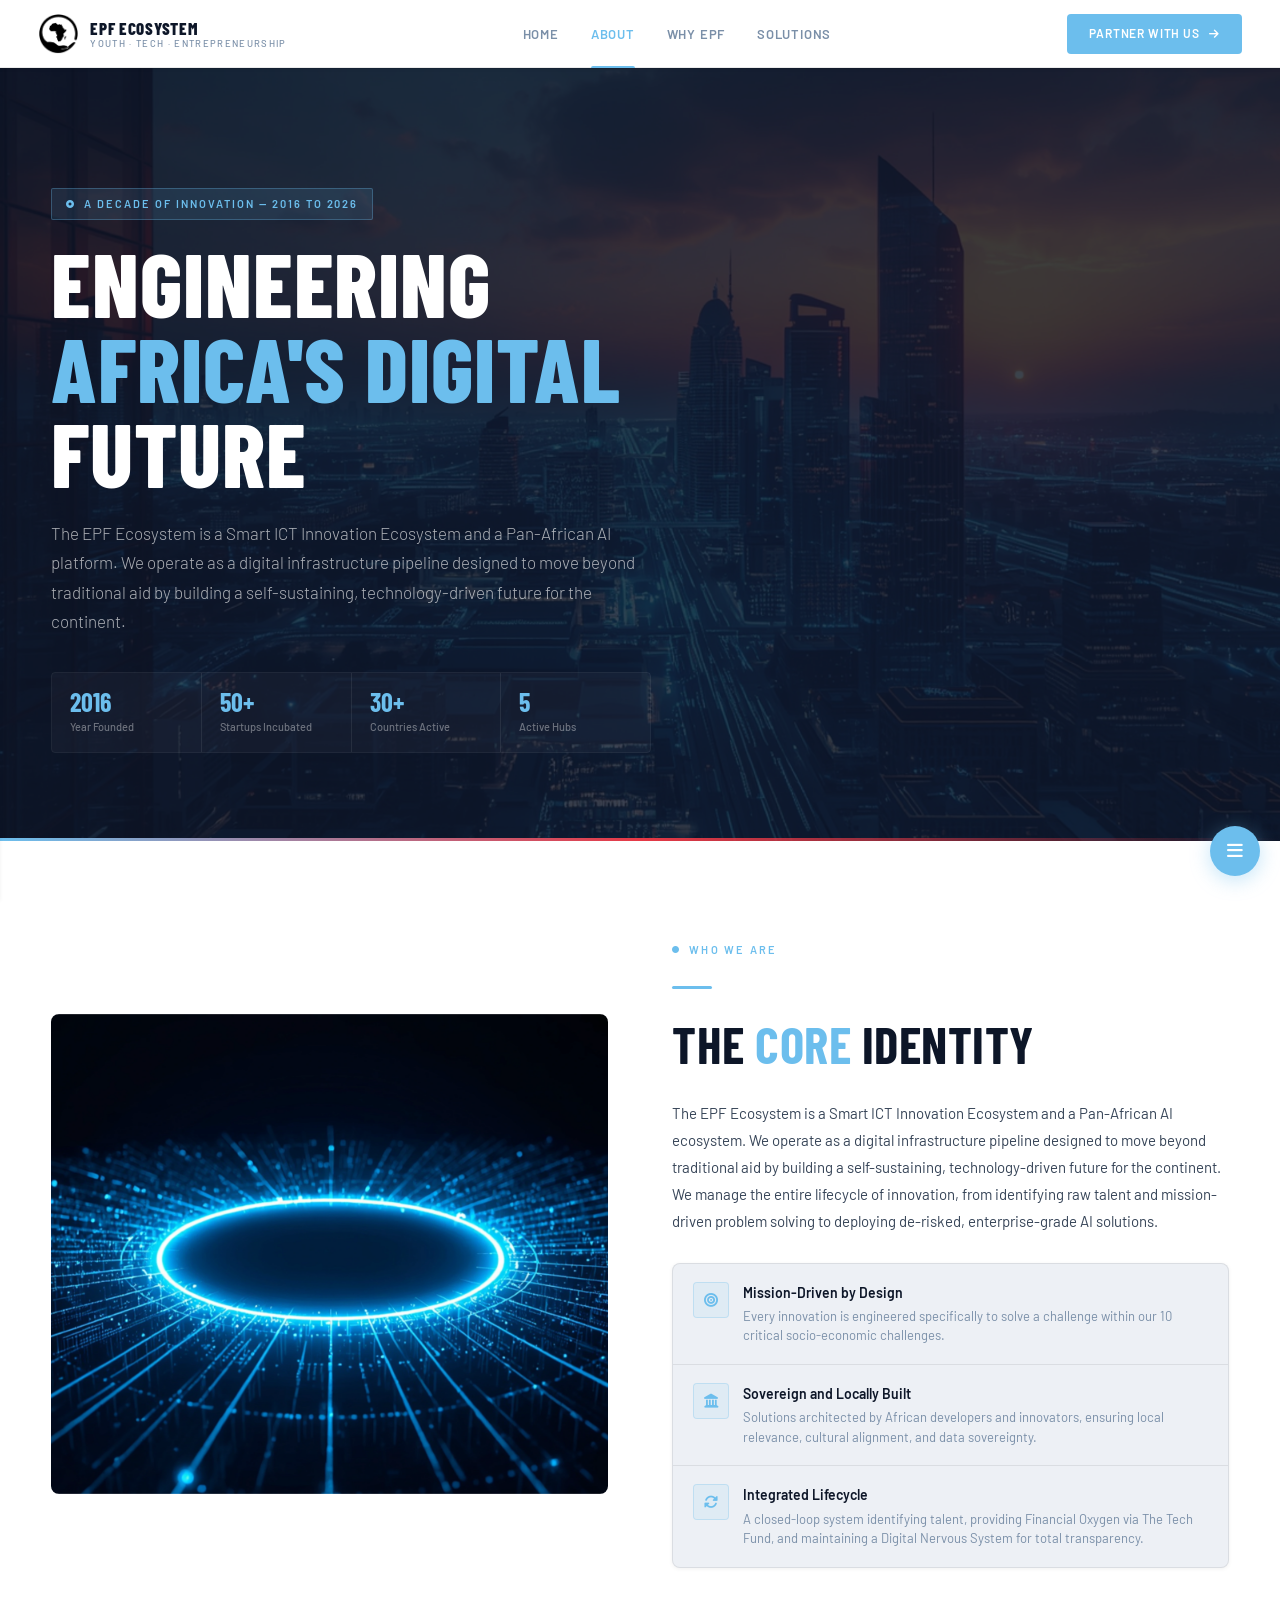
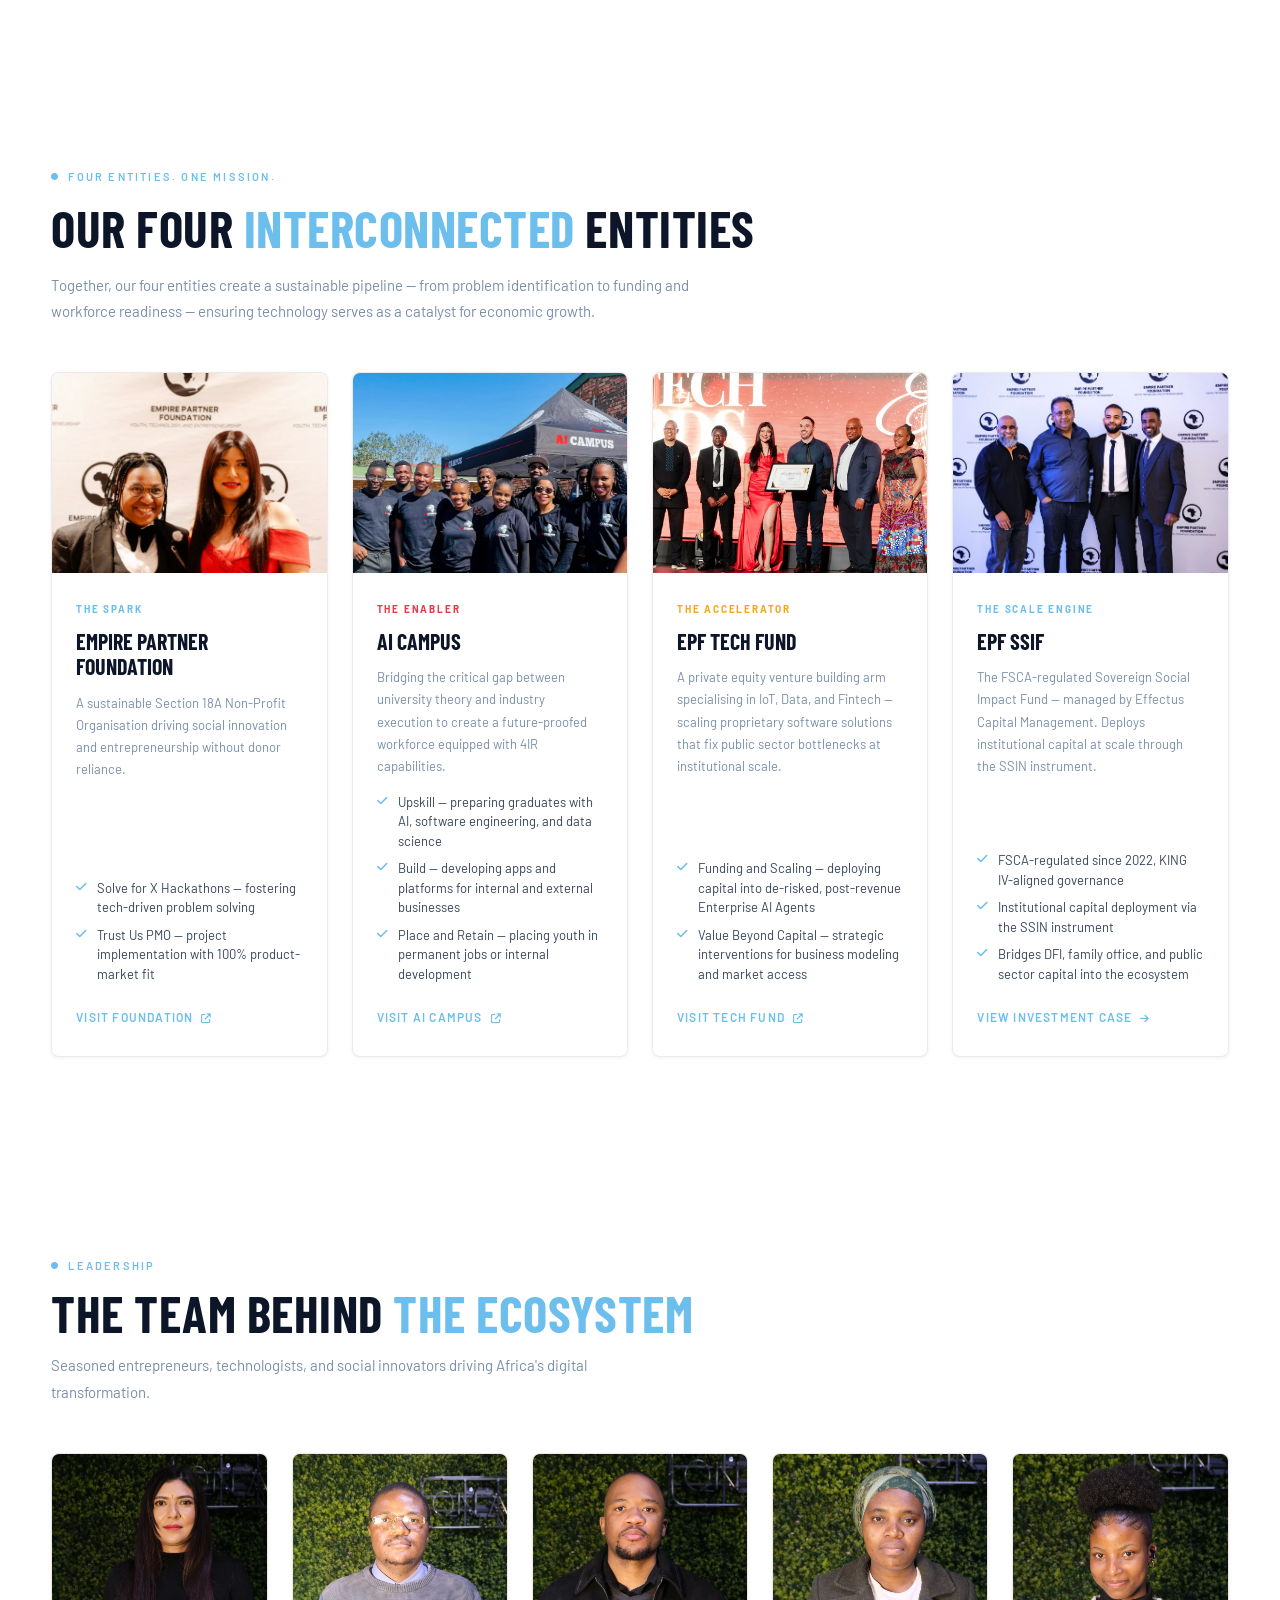
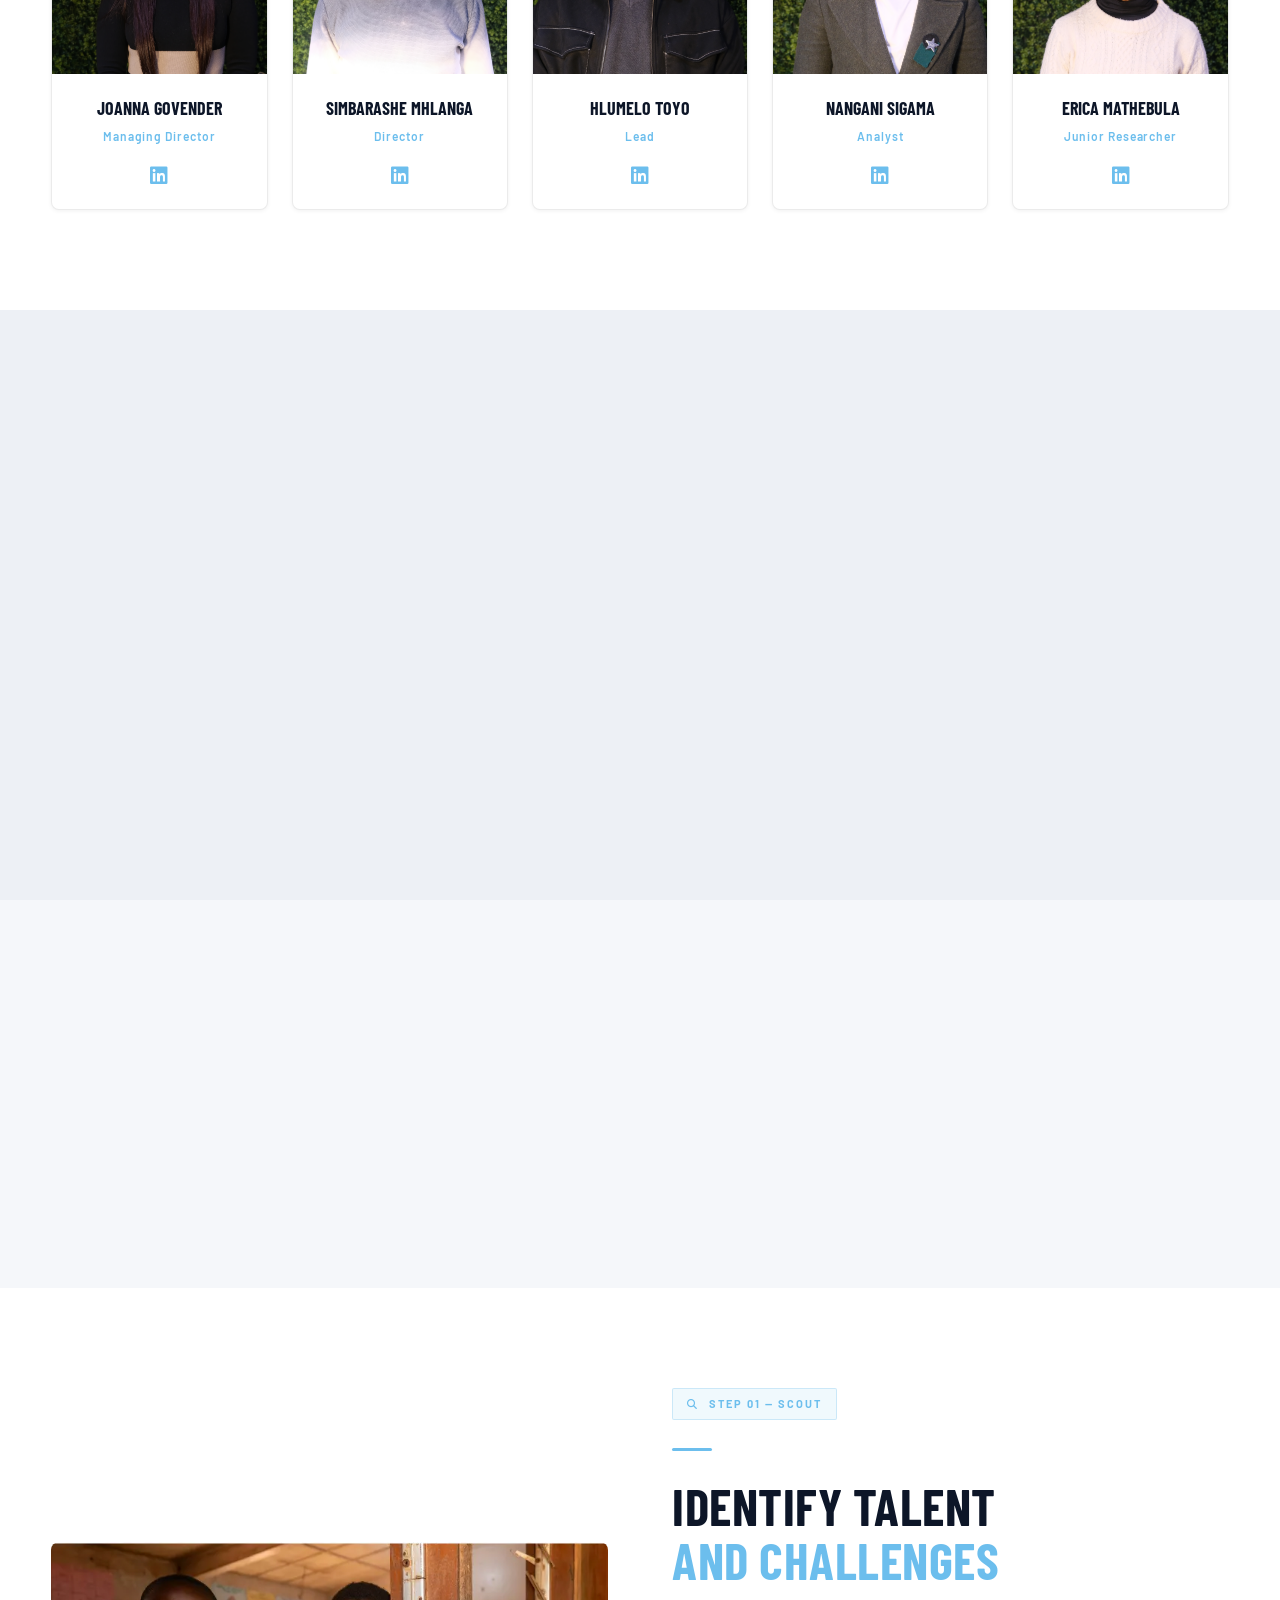
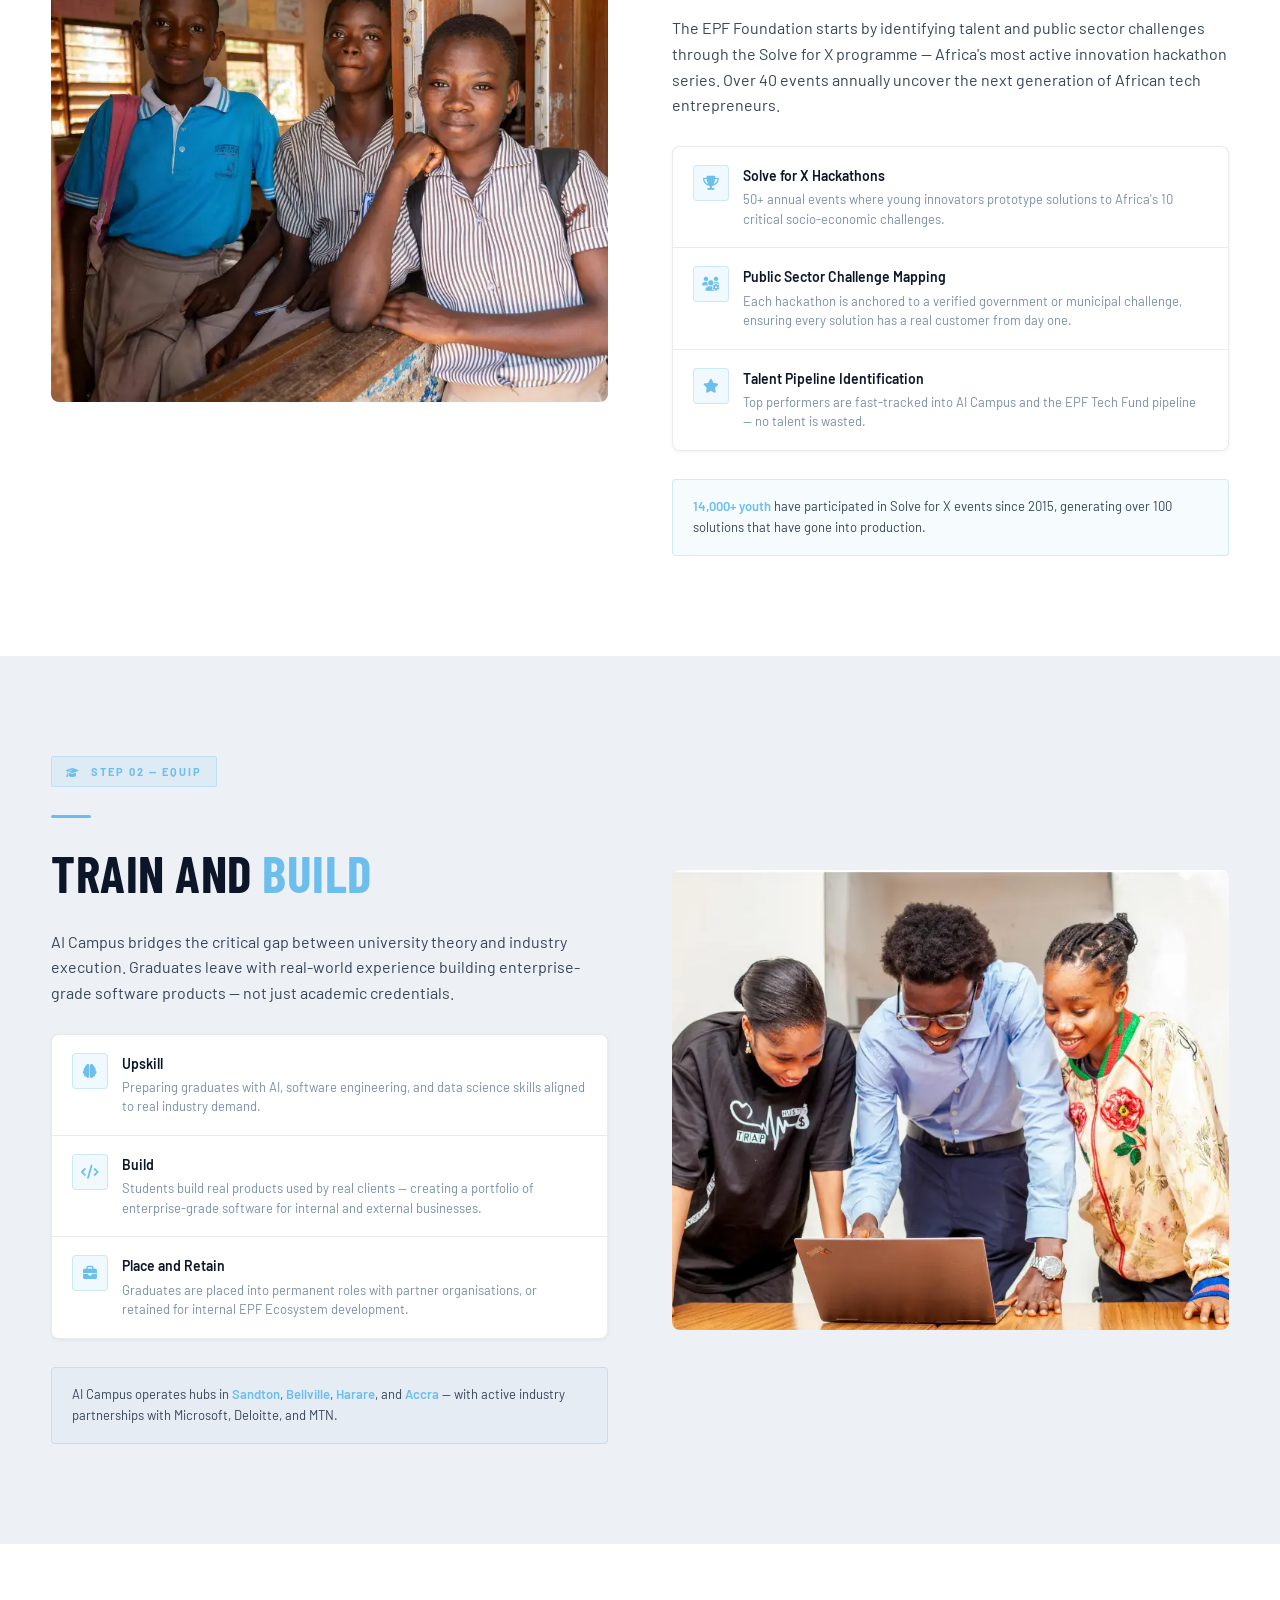
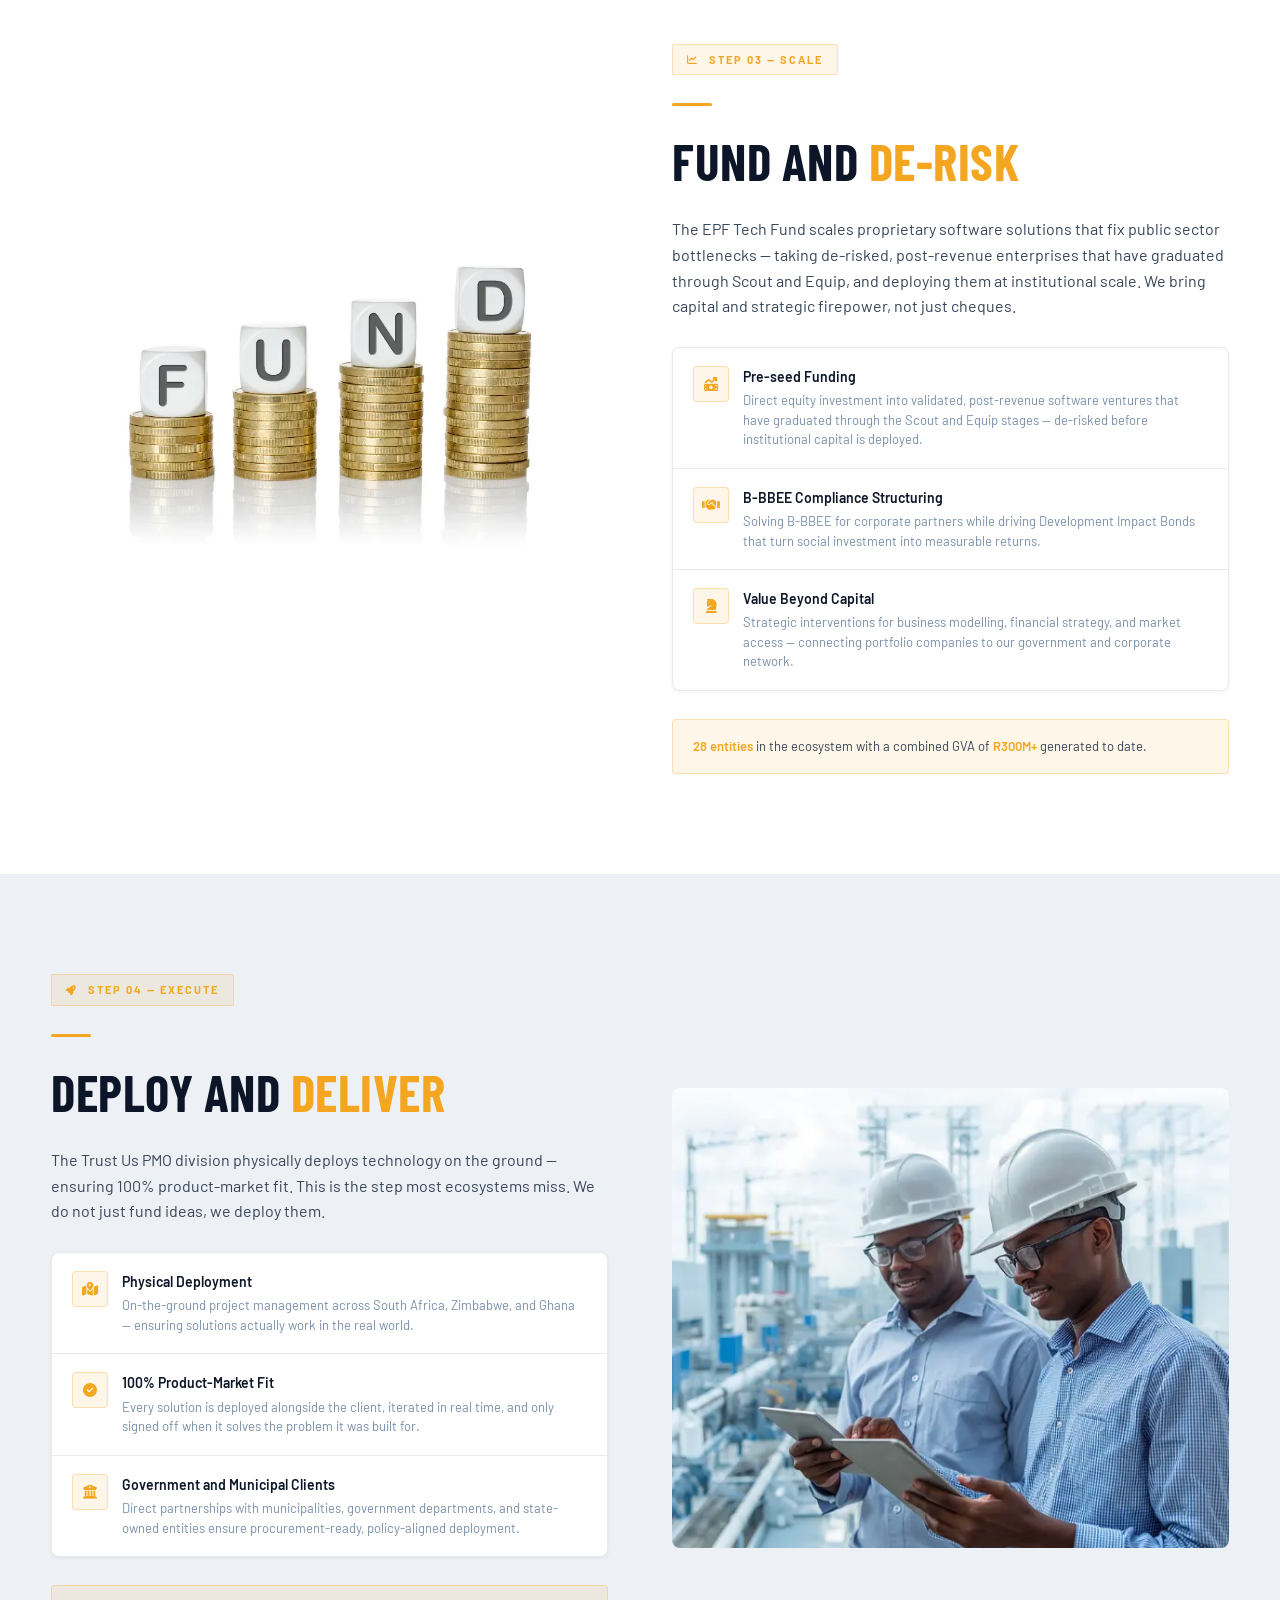
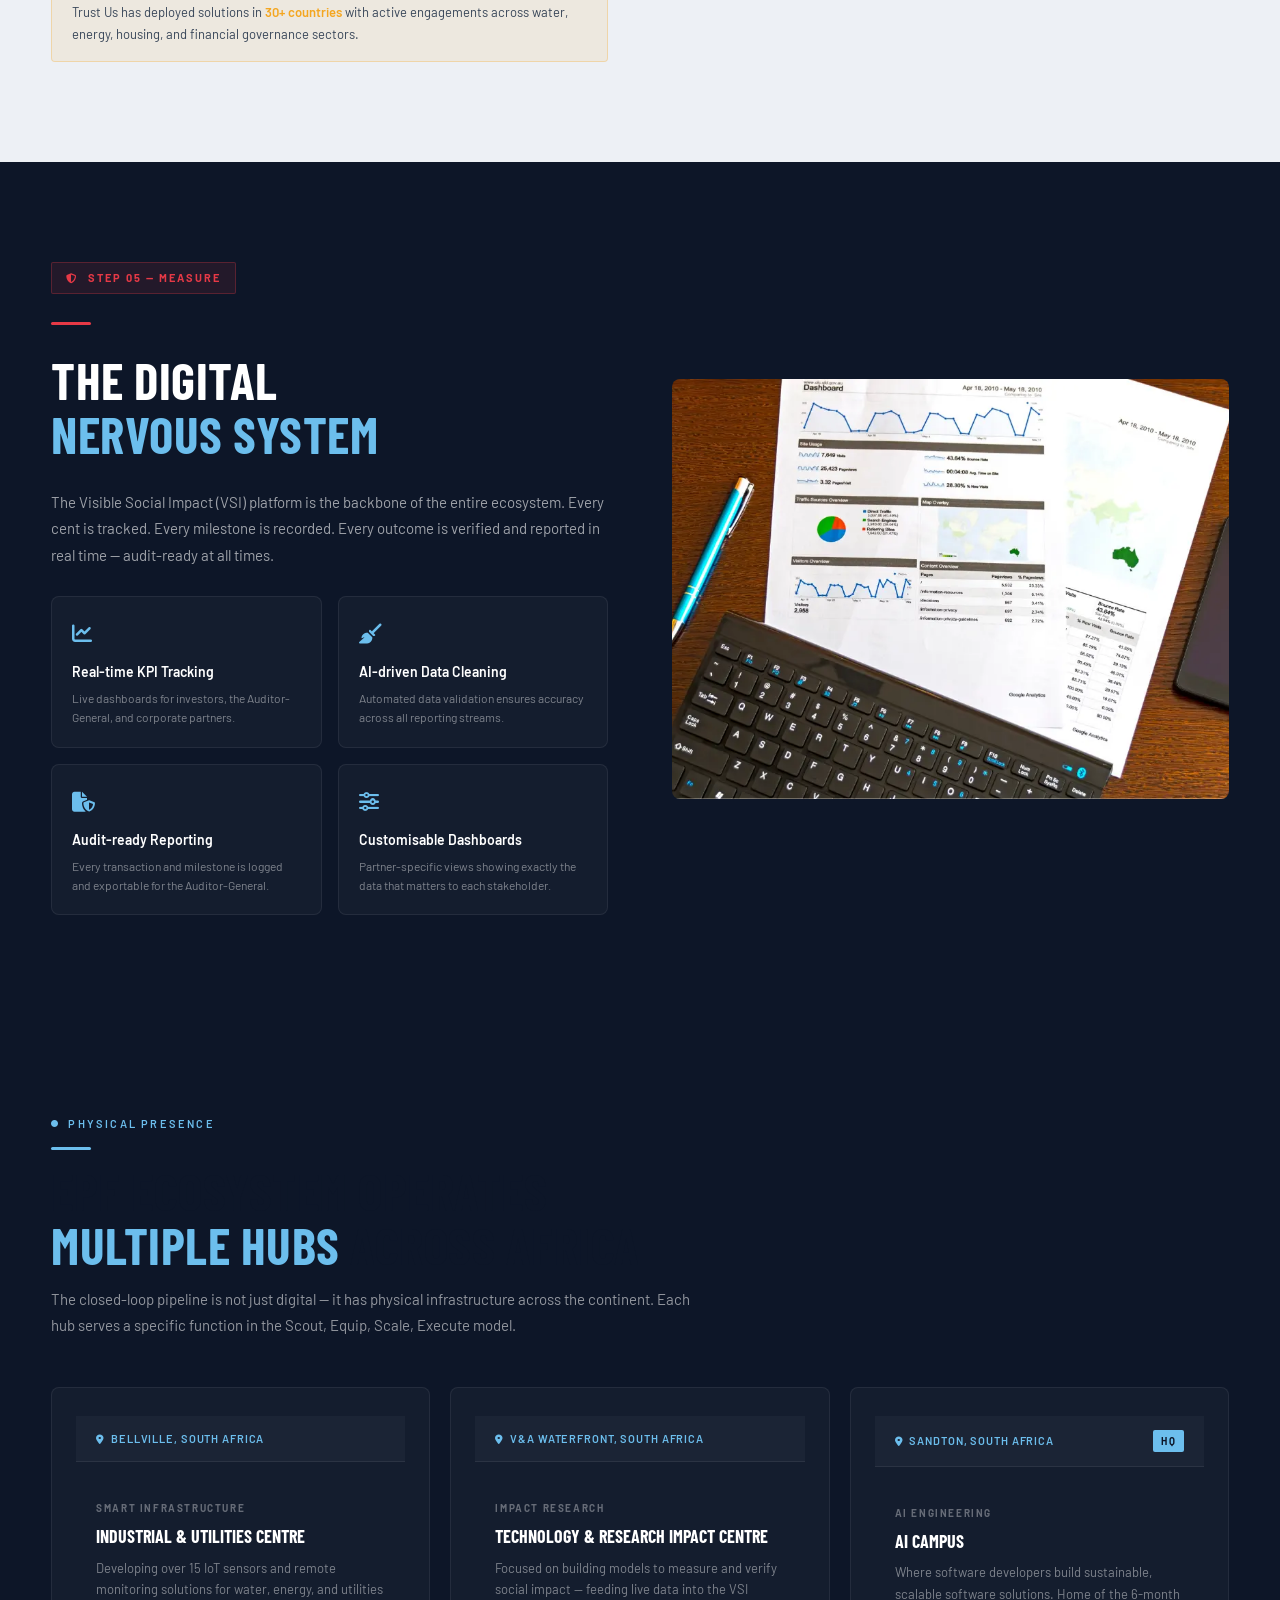
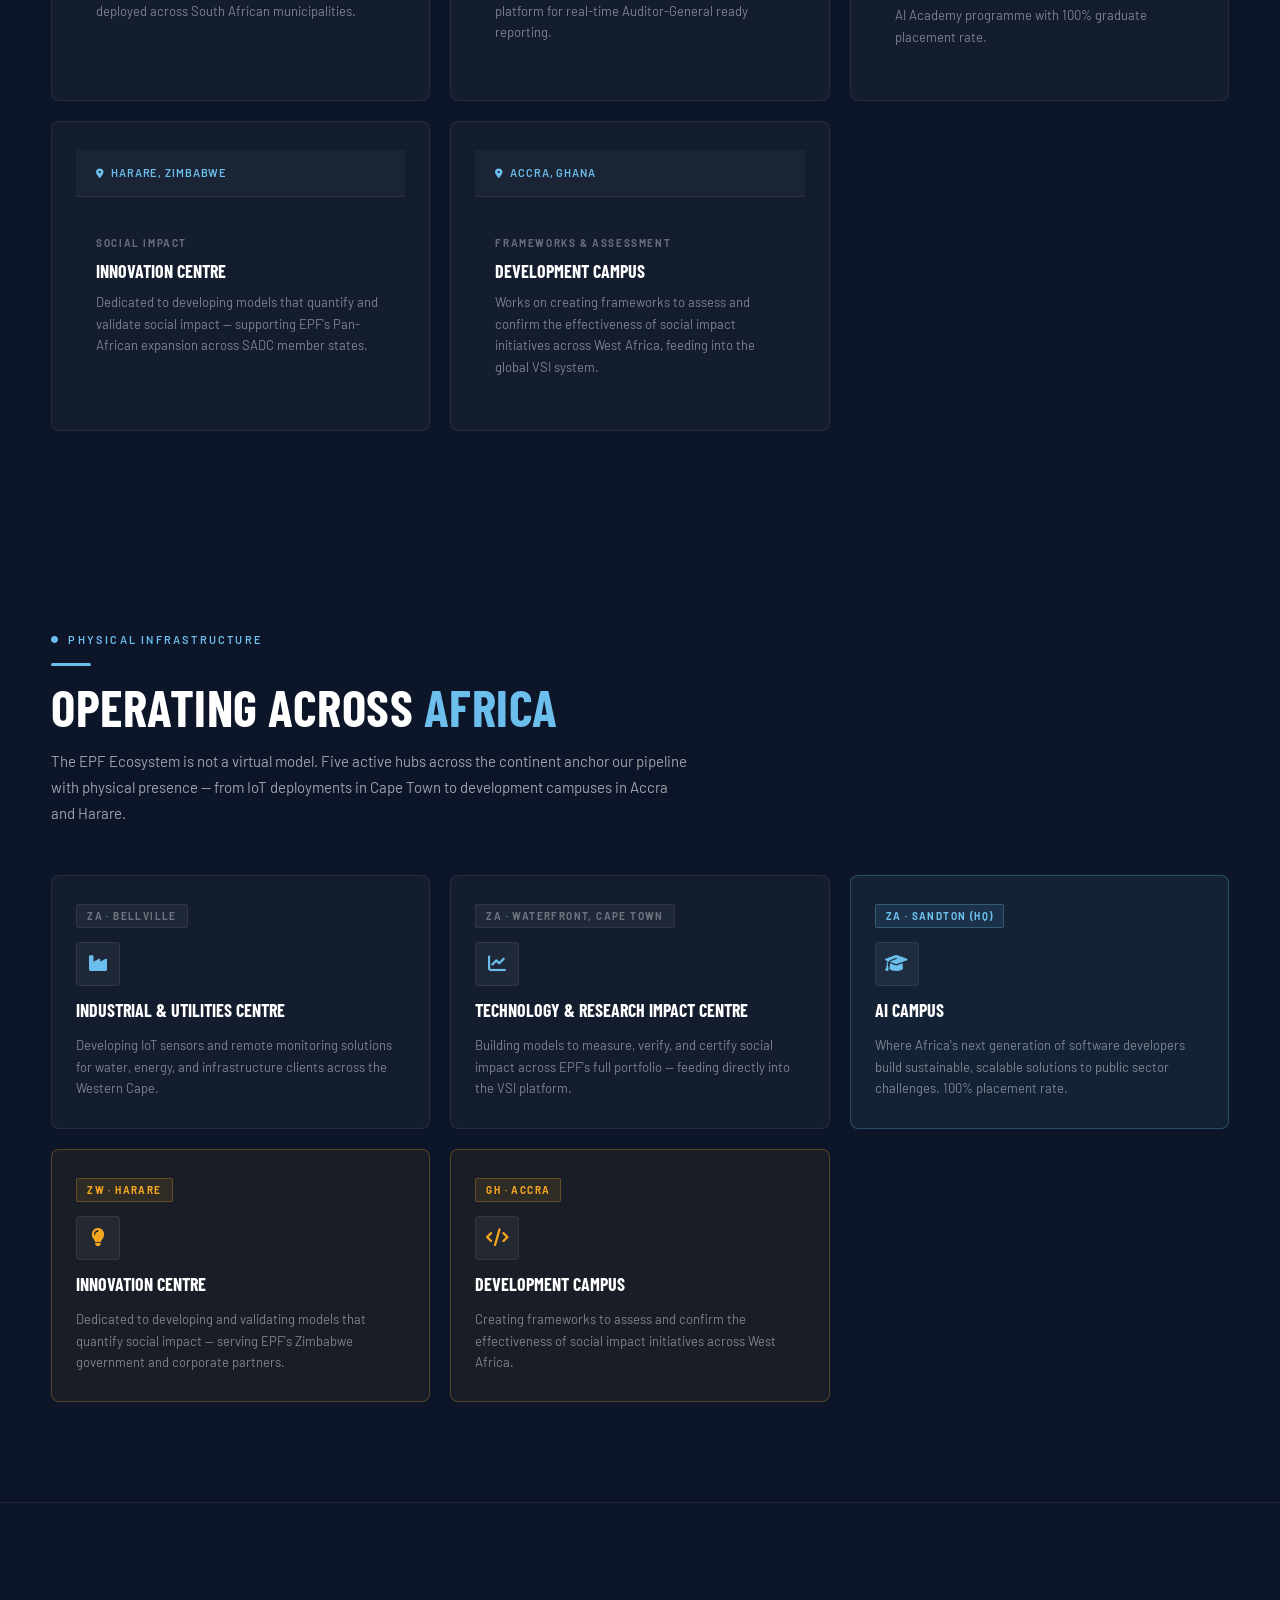
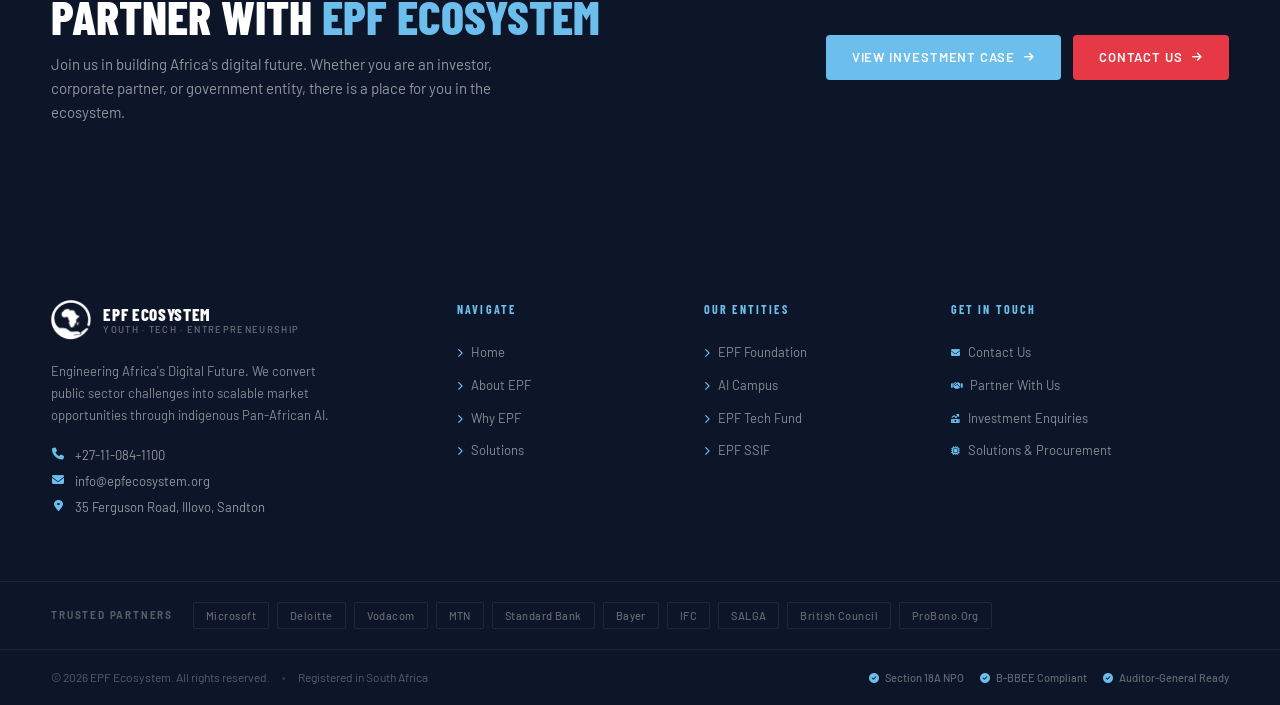
<file: about.html>
<!DOCTYPE html>
<html lang="en" class="html-root">
<head>
  <meta charset="UTF-8" />
  <meta name="viewport" content="width=device-width, initial-scale=1.0" />

  <!-- SEO -->
  <title>About | EPF Ecosystem</title>
  <meta name="description" content="Learn about EPF Ecosystem — the Pan-African AI and Smart ICT ecosystem engineering Africa's digital future through talent, capital, and indigenous innovation." />
  <meta name="keywords" content="EPF Ecosystem about, Pan-African AI, Empire Partner Foundation, AI Campus, EPF Tech Fund, Africa innovation, youth technology, social impact" />

  <!-- Fonts -->
  <link rel="preconnect" href="https://fonts.googleapis.com" />
  <link rel="preconnect" href="https://fonts.gstatic.com" crossorigin />
  <link href="https://fonts.googleapis.com/css2?family=Barlow:ital,wght@0,300;0,400;0,500;0,600;0,700;0,800;1,400&family=Barlow+Condensed:wght@500;600;700;800&display=swap" rel="stylesheet" />

  <!-- Icons -->
  <link rel="stylesheet" href="https://cdnjs.cloudflare.com/ajax/libs/font-awesome/6.5.1/css/all.min.css" />

  <!-- Stylesheets -->
  <link rel="stylesheet" href="assets/css/epf-global.css" />
  <link rel="stylesheet" href="assets/css/navbar.css" />
  <link rel="stylesheet" href="assets/css/sidebar.css" />
  <link rel="stylesheet" href="assets/css/loader.css" />
  <link rel="stylesheet" href="assets/css/footer.css" />
  <link rel="stylesheet" href="assets/css/about.css" />
</head>

<body class="body-root">

  <!-- ══════════════════════════════════════════
       LOADING SCREEN
  ══════════════════════════════════════════ -->
  <div id="epf-loader" class="epf-loader">
    <div class="eco-loader">
      <div class="eco-burst"></div>
      <div class="eco-ring eco-ring-3"></div>
      <div class="eco-ring eco-ring-2"></div>
      <div class="eco-ring eco-ring-1"></div>
      <div class="eco-core"></div>
    </div>
    <div class="loader-brand">
      EPF <span class="loader-brand-accent">Ecosystem</span>
    </div>
    <div class="loader-bar">
      <div class="loader-bar-fill"></div>
    </div>
    <div class="loader-label">Loading About EPF</div>
  </div>

  <!-- ══════════════════════════════════════════
       NAVBAR
  ══════════════════════════════════════════ -->
  <header class="epf-nav" id="epf-nav" role="banner">
    <div class="nav-inner">

      <a href="index.html" class="nav-logo" aria-label="EPF Ecosystem Home">
        <img src="assets/images/logo-black.webp" alt="EPF Ecosystem Logo" class="nav-logo-img" width="40" height="40" />
        <div class="logo-text-wrap">
          <span class="logo-name">EPF Ecosystem</span>
          <span class="logo-sub">Youth &middot; Tech &middot; Entrepreneurship</span>
        </div>
      </a>

      <nav class="nav-links" aria-label="Main navigation">
        <a href="index.html"     class="nav-link" data-page="index">Home</a>
        <a href="about.html"     class="nav-link" data-page="about">About</a>
        <a href="why-epf.html"   class="nav-link" data-page="why-epf">Why EPF</a>
        <a href="solutions.html" class="nav-link" data-page="solutions">Solutions</a>
      </nav>

      <div class="nav-actions">
        <a href="contact.html#contact-form" class="btn btn-teal nav-cta">
          Partner With Us <i class="fa-solid fa-arrow-right btn-icon"></i>
        </a>
        <button class="nav-hamburger" id="nav-hamburger" aria-label="Toggle menu" aria-expanded="false">
          <span class="nav-hamburger-bar"></span>
          <span class="nav-hamburger-bar"></span>
          <span class="nav-hamburger-bar"></span>
        </button>
      </div>

    </div>

    <div class="nav-mobile" id="nav-mobile" aria-hidden="true">
<nav class="mobile-links" aria-label="Mobile navigation">
  <a href="index.html"     class="mob-link" data-page="index">
    <i class="fa-solid fa-house mob-link-icon"></i>Home
  </a>
  <a href="about.html"     class="mob-link" data-page="about">
    <i class="fa-solid fa-circle-info mob-link-icon"></i>About
  </a>
  <a href="why-epf.html" class="mob-link" data-page="why-epf">
    <i class="fa-solid fa-chart-line mob-link-icon"></i>Why EPF
  </a>
  <a href="solutions.html" class="mob-link" data-page="solutions">
    <i class="fa-solid fa-microchip mob-link-icon"></i>Solutions
  </a>
  <a href="contact.html"   class="mob-link mob-link-cta">
    <i class="fa-solid fa-envelope mob-link-icon"></i>Contact Us
  </a>
</nav>
      <div class="mob-footer-info">
        <span>+27-11-084-1100</span>
        <span>info@epfecosystem.org</span>
      </div>
    </div>
  </header>

  <!-- ══════════════════════════════════════════
       SIDEBAR
  ══════════════════════════════════════════ -->
  <aside class="epf-sidebar" id="epf-sidebar" aria-label="Site sidebar">
    <button class="sb-close-btn" id="sb-close" aria-label="Close sidebar">
      <i class="fa-solid fa-xmark"></i>
    </button>

    <div class="sb-section">
      <div class="sb-section-label">Navigation</div>
      <nav class="sb-nav-list" aria-label="Sidebar navigation">
<a href="index.html"     class="sb-link" data-page="index">
  <i class="fa-solid fa-house sb-link-icon"></i>
  <span class="sb-link-text">Home</span>
</a>
<a href="about.html"     class="sb-link" data-page="about">
  <i class="fa-solid fa-circle-info sb-link-icon"></i>
  <span class="sb-link-text">About EPF</span>
</a>
<a href="why-epf.html"   class="sb-link" data-page="why-epf">
  <i class="fa-solid fa-chart-line sb-link-icon"></i>
  <span class="sb-link-text">Why EPF</span>
</a>
<a href="solutions.html" class="sb-link" data-page="solutions">
  <i class="fa-solid fa-microchip sb-link-icon"></i>
  <span class="sb-link-text">Solutions</span>
</a>
<a href="contact.html"   class="sb-link" data-page="contact">
  <i class="fa-solid fa-envelope sb-link-icon"></i>
  <span class="sb-link-text">Contact</span>
</a>
      </nav>
    </div>

    <div class="sb-section">
      <div class="sb-section-label">Our Entities</div>
      <nav class="sb-nav-list" aria-label="Entity links">
        <a href="https://www.empirepartnerfoundation.org/" target="_blank" rel="noopener" class="sb-link">
          <i class="fa-solid fa-lightbulb sb-link-icon"></i>
          <span class="sb-link-text">EPF Foundation</span>
          <i class="fa-solid fa-arrow-up-right-from-square sb-link-ext-icon"></i>
        </a>
        <a href="https://www.aicampus.co.za/" target="_blank" rel="noopener" class="sb-link">
          <i class="fa-solid fa-graduation-cap sb-link-icon"></i>
          <span class="sb-link-text">AI Campus</span>
          <i class="fa-solid fa-arrow-up-right-from-square sb-link-ext-icon"></i>
        </a>
        <a href="https://epftechfund.org/" target="_blank" rel="noopener" class="sb-link">
          <i class="fa-solid fa-chart-pie sb-link-icon"></i>
          <span class="sb-link-text">EPF Tech Fund</span>
          <i class="fa-solid fa-arrow-up-right-from-square sb-link-ext-icon"></i>
        </a>
        <a href="https://www.epfssif.co.za/" target="_blank" rel="noopener" class="sb-link">
          <i class="fa-solid fa-scale-balanced sb-link-icon"></i>
          <span class="sb-link-text">EPF SSIF</span>
          <i class="fa-solid fa-arrow-up-right-from-square sb-link-ext-icon"></i>
        </a>
      </nav>
    </div>

    <div class="sb-section">
      <div class="sb-section-label">Impact Snapshot</div>
      <div class="sb-metrics">
        <div class="sb-metric">
          <div class="sb-metric-number c-teal">R300M+</div>
          <div class="sb-metric-label">Funding</div>
        </div>
        <div class="sb-metric">
          <div class="sb-metric-number c-coral">14K+</div>
          <div class="sb-metric-label">Youth Trained</div>
        </div>
        <div class="sb-metric">
          <div class="sb-metric-number c-orange">30+</div>
          <div class="sb-metric-label">Countries</div>
        </div>
        <div class="sb-metric">
          <div class="sb-metric-number c-teal">5,000+</div>
          <div class="sb-metric-label">Jobs</div>
        </div>
      </div>
    </div>

    <div class="sb-cta-box">
      <p class="sb-cta-text">Ready to invest in Africa's future?</p>
      <a href="contact.html" class="btn btn-teal">
        Become a Partner <i class="fa-solid fa-arrow-right btn-icon"></i>
      </a>
    </div>
  </aside>

  <div class="sb-overlay" id="sb-overlay"></div>

  <button class="sb-fab" id="sb-fab" aria-label="Open sidebar">
    <i class="fa-solid fa-bars"></i>
  </button>

  <!-- ══════════════════════════════════════════
       PAGE CONTENT
  ══════════════════════════════════════════ -->
  <div class="page-wrap">
    <main id="main">

      <!-- ── PAGE HERO ── -->
      <section class="page-hero" aria-label="About EPF Ecosystem">
        <div class="page-hero-bg">
          <img src="assets/images/about-hero.webp" alt="EPF Ecosystem Africa" class="page-hero-bg-img" />
        </div>
        <div class="wrap">
          <div class="page-hero-inner">
            <div class="page-hero-tag">
              <i class="fa-solid fa-circle-dot page-hero-tag-dot"></i>
              A Decade of Innovation &mdash; 2016 to 2026
            </div>
            <h1 class="page-hero-title">
              Engineering
              <span class="page-hero-title-accent">Africa's Digital</span>
              Future
            </h1>
            <p class="page-hero-desc">
              The EPF Ecosystem is a Smart ICT Innovation Ecosystem and a Pan-African AI platform.
              We operate as a digital infrastructure pipeline designed to move beyond traditional aid
              by building a self-sustaining, technology-driven future for the continent.
            </p>
            <div class="page-hero-stats">
              <div class="hero-stat-item">
                <div class="hero-stat-number">2016</div>
                <div class="hero-stat-label">Year Founded</div>
              </div>
              <div class="hero-stat-item">
                <div class="hero-stat-number">50+</div>
                <div class="hero-stat-label">Startups Incubated</div>
              </div>
              <div class="hero-stat-item">
                <div class="hero-stat-number">30+</div>
                <div class="hero-stat-label">Countries Active</div>
              </div>
              <div class="hero-stat-item">
                <div class="hero-stat-number">5</div>
                <div class="hero-stat-label">Active Hubs</div>
              </div>
            </div>
          </div>
        </div>
      </section>

      <!-- ── CORE IDENTITY ── -->
      <section class="identity-section section" id="identity" aria-label="Core Identity">
        <div class="wrap">
          <div class="identity-grid">

            <div class="rv">
              <div class="identity-img-wrap">
                <img src="assets/images/core-identity.webp" alt="EPF Core Identity" class="identity-img" />
              </div>
            </div>

            <div class="identity-right rv">
              <div class="lbl">
                <i class="fa-solid fa-circle lbl-icon"></i>Who We Are
              </div>
              <div class="rule"></div>
              <h2 class="h-display">
                The <span class="c-teal">Core</span> Identity
              </h2>
              <p class="identity-body-text">
                The EPF Ecosystem is a Smart ICT Innovation Ecosystem and a Pan-African AI ecosystem.
                We operate as a digital infrastructure pipeline designed to move beyond traditional aid
                by building a self-sustaining, technology-driven future for the continent. We manage
                the entire lifecycle of innovation, from identifying raw talent and mission-driven
                problem solving to deploying de-risked, enterprise-grade AI solutions.
              </p>
              <div class="identity-values">
                <div class="identity-value">
                  <div class="identity-value-icon">
                    <i class="fa-solid fa-bullseye identity-value-icon-glyph"></i>
                  </div>
                  <div class="identity-value-content">
                    <div class="identity-value-title">Mission-Driven by Design</div>
                    <div class="identity-value-desc">Every innovation is engineered specifically to solve a challenge within our 10 critical socio-economic challenges.</div>
                  </div>
                </div>
                <div class="identity-value">
                  <div class="identity-value-icon">
                    <i class="fa-solid fa-landmark identity-value-icon-glyph"></i>
                  </div>
                  <div class="identity-value-content">
                    <div class="identity-value-title">Sovereign and Locally Built</div>
                    <div class="identity-value-desc">Solutions architected by African developers and innovators, ensuring local relevance, cultural alignment, and data sovereignty.</div>
                  </div>
                </div>
                <div class="identity-value">
                  <div class="identity-value-icon">
                    <i class="fa-solid fa-rotate identity-value-icon-glyph"></i>
                  </div>
                  <div class="identity-value-content">
                    <div class="identity-value-title">Integrated Lifecycle</div>
                    <div class="identity-value-desc">A closed-loop system identifying talent, providing Financial Oxygen via The Tech Fund, and maintaining a Digital Nervous System for total transparency.</div>
                  </div>
                </div>
              </div>
            </div>

          </div>
        </div>
      </section>

      <!-- ── THREE ENTITIES ── -->
      <section class="entities-section section" id="entities" aria-label="Our Three Entities">
        <div class="wrap">
          <div class="entities-header">
            <div class="lbl rv">
              <i class="fa-solid fa-circle lbl-icon"></i>Four Entities. One Mission.
            </div>
            <h2 class="h-display rv">
              Our Four <span class="c-teal">Interconnected</span> Entities
            </h2>
            <p class="entities-header-desc rv">
              Together, our four entities create a sustainable pipeline — from problem identification
              to funding and workforce readiness — ensuring technology serves as a catalyst for
              economic growth.
            </p>
          </div>

          <div class="entities-grid">

            <div class="entity-card rv">
              <div class="entity-img-wrap">
                <img src="assets/images/epf-foundation.webp" alt="Empire Partner Foundation" class="entity-img" />
              </div>
              <div class="entity-body">
                <div class="entity-tag entity-tag-teal">The Spark</div>
                <h3 class="entity-title">Empire Partner Foundation</h3>
                <p class="entity-desc">
                  A sustainable Section 18A Non-Profit Organisation driving social innovation and
                  entrepreneurship without donor reliance.
                </p>
                <div class="entity-features">
                  <div class="entity-feature">
                    <i class="fa-solid fa-check entity-feature-icon"></i>
                    <span>Solve for X Hackathons — fostering tech-driven problem solving</span>
                  </div>
                  <div class="entity-feature">
                    <i class="fa-solid fa-check entity-feature-icon"></i>
                    <span>Trust Us PMO — project implementation with 100% product-market fit</span>
                  </div>
                </div>
                <a href="https://www.empirepartnerfoundation.org/" target="_blank" rel="noopener" class="entity-link">
                  Visit Foundation <i class="fa-solid fa-arrow-up-right-from-square entity-link-icon"></i>
                </a>
              </div>
            </div>

            <div class="entity-card rv">
              <div class="entity-img-wrap">
                <img src="assets/images/ai-campus-entity.webp" alt="AI Campus" class="entity-img" />
              </div>
              <div class="entity-body">
                <div class="entity-tag entity-tag-coral">The Enabler</div>
                <h3 class="entity-title">AI Campus</h3>
                <p class="entity-desc">
                  Bridging the critical gap between university theory and industry execution to create
                  a future-proofed workforce equipped with 4IR capabilities.
                </p>
                <div class="entity-features">
                  <div class="entity-feature">
                    <i class="fa-solid fa-check entity-feature-icon"></i>
                    <span>Upskill — preparing graduates with AI, software engineering, and data science</span>
                  </div>
                  <div class="entity-feature">
                    <i class="fa-solid fa-check entity-feature-icon"></i>
                    <span>Build — developing apps and platforms for internal and external businesses</span>
                  </div>
                  <div class="entity-feature">
                    <i class="fa-solid fa-check entity-feature-icon"></i>
                    <span>Place and Retain — placing youth in permanent jobs or internal development</span>
                  </div>
                </div>
                <a href="https://www.aicampus.co.za/" target="_blank" rel="noopener" class="entity-link">
                  Visit AI Campus <i class="fa-solid fa-arrow-up-right-from-square entity-link-icon"></i>
                </a>
              </div>
            </div>

            <div class="entity-card rv">
              <div class="entity-img-wrap">
                <img src="assets/images/epf-tech-fund.webp" alt="EPF Tech Fund" class="entity-img" />
              </div>
              <div class="entity-body">
                <div class="entity-tag entity-tag-orange">The Accelerator</div>
                <h3 class="entity-title">EPF Tech Fund</h3>
                <p class="entity-desc">
                  A private equity venture building arm specialising in IoT, Data, and Fintech —
                  scaling proprietary software solutions that fix public sector bottlenecks at institutional scale.
                </p>
                <div class="entity-features">
                  <div class="entity-feature">
                    <i class="fa-solid fa-check entity-feature-icon"></i>
                    <span>Funding and Scaling — deploying capital into de-risked, post-revenue Enterprise AI Agents</span>
                  </div>
                  <div class="entity-feature">
                    <i class="fa-solid fa-check entity-feature-icon"></i>
                    <span>Value Beyond Capital — strategic interventions for business modeling and market access</span>
                  </div>
                </div>
                <a href="https://epftechfund.org/" target="_blank" rel="noopener" class="entity-link">
                  Visit Tech Fund <i class="fa-solid fa-arrow-up-right-from-square entity-link-icon"></i>
                </a>
              </div>
            </div>

            <div class="entity-card rv">
              <div class="entity-img-wrap">
                <img src="assets/images/ssif.webp" alt="EPF SSIF" class="entity-img" />
              </div>
              <div class="entity-body">
                <div class="entity-tag entity-tag-teal">The Scale Engine</div>
                <h3 class="entity-title">EPF SSIF</h3>
                <p class="entity-desc">
                  The FSCA-regulated Sovereign Social Impact Fund — managed by Effectus Capital Management. Deploys institutional capital at scale through the SSIN instrument.
                </p>
                <div class="entity-features">
                  <div class="entity-feature">
                    <i class="fa-solid fa-check entity-feature-icon"></i>
                    <span>FSCA-regulated since 2022, KING IV-aligned governance</span>
                  </div>
                  <div class="entity-feature">
                    <i class="fa-solid fa-check entity-feature-icon"></i>
                    <span>Institutional capital deployment via the SSIN instrument</span>
                  </div>
                  <div class="entity-feature">
                    <i class="fa-solid fa-check entity-feature-icon"></i>
                    <span>Bridges DFI, family office, and public sector capital into the ecosystem</span>
                  </div>
                </div>
                <a href="why-epf.html" class="entity-link">
                  View Investment Case <i class="fa-solid fa-arrow-right entity-link-icon"></i>
                </a>
              </div>
            </div>

          </div>
        </div>
      </section>

      <!-- ── TIMELINE ── -->
      <!-- <section class="timeline-section section" id="journey" aria-label="Our Journey">
        <div class="wrap">
          <div class="timeline-header">
            <div class="lbl rv">
              <i class="fa-solid fa-circle lbl-icon"></i>Our Journey
            </div>
            <h2 class="h-display rv">
              A Decade of <span class="c-teal">Building Africa</span>
            </h2>
          </div>

          <div class="timeline">

            <div class="timeline-item rv">
              <div class="timeline-year">2016</div>
              <div class="timeline-dot"></div>
              <div class="timeline-content">
                <h3 class="timeline-content-title">Empire Partner Foundation Established</h3>
                <p class="timeline-content-desc">The EPF Foundation was born — a Section 18A NPO designed to drive social innovation without donor reliance. The first Solve for X hackathon was held, attracting over 200 young innovators.</p>
              </div>
            </div>

            <div class="timeline-item rv">
              <div class="timeline-year">2017</div>
              <div class="timeline-dot"></div>
              <div class="timeline-content">
                <h3 class="timeline-content-title">AI Campus Launched</h3>
                <p class="timeline-content-desc">AI Campus opened its doors in Sandton, bridging the gap between academic theory and industry execution. First cohort of 50 graduates trained in AI and software engineering.</p>
              </div>
            </div>

            <div class="timeline-item rv">
              <div class="timeline-year">2019</div>
              <div class="timeline-dot"></div>
              <div class="timeline-content">
                <h3 class="timeline-content-title">EPF Tech Fund Established</h3>
                <p class="timeline-content-desc">The private equity venture arm was created to provide financial oxygen to validated startups. First three portfolio companies received pre-seed funding.</p>
              </div>
            </div>

            <div class="timeline-item rv">
              <div class="timeline-year">2021</div>
              <div class="timeline-dot"></div>
              <div class="timeline-content">
                <h3 class="timeline-content-title">Continental Expansion Begins</h3>
                <p class="timeline-content-desc">Innovation hubs opened in Harare, Zimbabwe and Accra, Ghana. The ecosystem crossed R100M in funding injected and reached 5,000 youth trained across the continent.</p>
              </div>
            </div>

            <div class="timeline-item rv">
              <div class="timeline-year">2023</div>
              <div class="timeline-dot"></div>
              <div class="timeline-content">
                <h3 class="timeline-content-title">VSI Platform Goes Live</h3>
                <p class="timeline-content-desc">The Visible Social Impact platform launched, providing real-time tracking of every cent and milestone across the ecosystem. Partnerships with Microsoft, Deloitte, and Vodacom formalised.</p>
              </div>
            </div>

            <div class="timeline-item rv">
              <div class="timeline-year">2026</div>
              <div class="timeline-dot"></div>
              <div class="timeline-content">
                <h3 class="timeline-content-title">EPF SSIF Launched — Institutional Capital at Scale</h3>
                <p class="timeline-content-desc">The FSCA-regulated EPF SSIF launches, managed by Effectus Capital Management. A decade of impact: R300M+ deployed, 500% Tech Fund IRR, 28 entities, 34 signed agreements, 14,000+ trained, 5,000+ jobs across 30+ countries. The Pan-African sovereign digital infrastructure pipeline is live.</p>
              </div>
            </div>

          </div>
        </div>
      </section> -->

      <!-- ── LEADERSHIP ── -->
      <section class="leadership-section section" id="leadership" aria-label="Leadership">
        <div class="wrap">
          <div class="leadership-header">
            <div class="lbl rv">
              <i class="fa-solid fa-circle lbl-icon"></i>Leadership
            </div>
            <h2 class="h-display rv">
              The Team Behind <span class="c-teal">the Ecosystem</span>
            </h2>
            <p class="leadership-header-desc rv">
              Seasoned entrepreneurs, technologists, and social innovators driving Africa's digital transformation.
            </p>
          </div>

          <div class="team-grid">

            <div class="team-card rv">
              <div class="team-img-wrap">
                <img src="assets/images/team/joanna.webp" alt="Joanna Govender" class="team-img" />
              </div>
              <div class="team-body">
                <h3 class="team-name">Joanna Govender</h3>
                <div class="team-role">Managing Director</div>
                <a href="https://www.linkedin.com/in/joanna-jacqueline-govender-58632519/" target="_blank" rel="noopener" class="team-linkedin" aria-label="Joanna Govender on LinkedIn">
                  <i class="fa-brands fa-linkedin team-linkedin-icon"></i>
                </a>
              </div>
            </div>

            <div class="team-card rv">
              <div class="team-img-wrap">
                <img src="assets/images/team/simba.webp" alt="Simbarashe Mhlanga" class="team-img" />
              </div>
              <div class="team-body">
                <h3 class="team-name">Simbarashe Mhlanga</h3>
                <div class="team-role">Director</div>
                <a href="https://www.linkedin.com/in/simbarashe-mhlanga-493075128/" target="_blank" rel="noopener" class="team-linkedin" aria-label="Simbarashe Mhlanga on LinkedIn">
                  <i class="fa-brands fa-linkedin team-linkedin-icon"></i>
                </a>
              </div>
            </div>

            <div class="team-card rv">
              <div class="team-img-wrap">
                <img src="assets/images/team/hlumelo.webp" alt="Hlumelo Toyo" class="team-img" />
              </div>
              <div class="team-body">
                <h3 class="team-name">Hlumelo Toyo</h3>
                <div class="team-role">Lead</div>
                <a href="https://www.linkedin.com/in/hlumelotoyo/" target="_blank" rel="noopener" class="team-linkedin" aria-label="Hlumelo Toyo on LinkedIn">
                  <i class="fa-brands fa-linkedin team-linkedin-icon"></i>
                </a>
              </div>
            </div>

            <div class="team-card rv">
              <div class="team-img-wrap">
                <img src="assets/images/team/nangani.webp" alt="Nangani Sigama" class="team-img" />
              </div>
              <div class="team-body">
                <h3 class="team-name">Nangani Sigama</h3>
                <div class="team-role">Analyst</div>
                <a href="https://www.linkedin.com/in/nangani-sigama-a51bb92ba/" target="_blank" rel="noopener" class="team-linkedin" aria-label="Nangani Sigama on LinkedIn">
                  <i class="fa-brands fa-linkedin team-linkedin-icon"></i>
                </a>
              </div>
            </div>

            <div class="team-card rv">
              <div class="team-img-wrap">
                <img src="assets/images/team/erica.webp" alt="Erica Mathebula" class="team-img" />
              </div>
              <div class="team-body">
                <h3 class="team-name">Erica Mathebula</h3>
                <div class="team-role">Junior Researcher</div>
                <a href="https://www.linkedin.com/in/erica-mathebula-1803b138a/" target="_blank" rel="noopener" class="team-linkedin" aria-label="Erica Mathebula on LinkedIn">
                  <i class="fa-brands fa-linkedin team-linkedin-icon"></i>
                </a>
              </div>
            </div>

          </div>
        </div>
      </section>



      <!-- ── CTA STRIP ── -->

      <!-- ── FOUNDER BRIEF ── -->
      <section class="about-founder-section section" id="founder_section" aria-label="Founder's Brief">
        <div class="wrap">
          <div class="about-founder-grid">

            <div class="rv about-founder-left">
              <div class="lbl">
                <i class="fa-solid fa-circle lbl-icon"></i>A Message From the Founder
              </div>
              <div class="rule"></div>
              <h2 class="h-display">
                The Architect of the <span class="c-teal">Ecosystem</span>
              </h2>
              <div class="about-founder-card">
                <div class="about-founder-card-header">
                  <div class="about-founder-avatar">
                    <img src="assets/images/nathan.webp" alt="Nathan Mariemuthu — Founder and Ecosystem Manager" class="about-founder-avatar-img" />
                  </div>
                  <div class="about-founder-card-info">
                    <div class="about-founder-card-name">Nathan Mariemuthu</div>
                    <div class="about-founder-card-role">Founder &amp; Ecosystem Manager</div>
                  </div>
                </div>
                <div class="about-founder-credentials">
                  <div class="about-founder-credential">
                    <i class="fa-solid fa-circle-check about-founder-credential-icon"></i>
                    10 years building Africa's digital infrastructure
                  </div>
                  <div class="about-founder-credential">
                    <i class="fa-solid fa-circle-check about-founder-credential-icon"></i>
                    Architect of the Closed-Loop Innovation Model
                  </div>
                  <div class="about-founder-credential">
                    <i class="fa-solid fa-circle-check about-founder-credential-icon"></i>
                    Ecosystem Manager across 28 entities, 30+ countries
                  </div>
                </div>
              </div>
            </div>

            <div class="rv about-founder-right">
              <p class="about-founder-lead">
                "I decided to dedicate the rest of my working life to one thing: improving the public sector through technology. Not through charity. Not through protest. <strong>Through proof.</strong>"
              </p>
              <p class="about-founder-body">
                The EPF Ecosystem was born from a single question asked in 2014: <em>What will Africa look like when our children are the working population?</em> The answer required not just a foundation or a fund — but a complete closed-loop system.
              </p>
              <p class="about-founder-body">
                Today, that system spans four FSCA and NPO-regulated entities, 28 active internal entities, and verified deployments at Vodacom, PepsiCo, UNICEF, Rand Water, and 30+ countries.
              </p>
              <blockquote class="about-founder-quote">
                <p class="about-founder-quote-text">
                  "Africa's digital century is beginning. The continent's greatest asset is its young people. We've spent a decade building the system to channel their talent into the solutions that matter."
                </p>
              </blockquote>
              <a href="why-epf.html" class="btn btn-teal">
                Explore Our Impact Model <i class="fa-solid fa-arrow-right btn-icon"></i>
              </a>
            </div>

          </div>
        </div>
      </section>

      <!-- ── THE PIPELINE ── -->
      <section class="pipeline-intro-section section" id="pipeline_section" aria-label="The Closed-Loop Pipeline">
        <div class="wrap">
          <div class="lbl rv">
            <i class="fa-solid fa-circle lbl-icon"></i>How the Ecosystem Works
          </div>
          <h2 class="h-display rv pipeline-intro-title">
            The Closed-Loop <span class="c-teal">Innovation Pipeline</span>
          </h2>
          <p class="pipeline-intro-desc rv">
            Four entities. One mission. Indigenous Pan-African AI built by Africans, deployed for Africa.
            Talent in. Solutions out.
          </p>

          <!-- Mobile pipeline overview — hidden on desktop, shown on mobile only -->
          <div class="pipeline-mobile-nav" aria-label="Pipeline overview">
            <svg class="pipeline-svg" viewBox="0 0 400 110" xmlns="http://www.w3.org/2000/svg" aria-hidden="true">

              <!-- Arrow 1: Scout to Equip (teal) -->
              <line x1="77" y1="44" x2="117" y2="44" stroke="#6CBEED" stroke-width="1.5" />
              <polygon points="117,40 125,44 117,48" fill="#6CBEED" />

              <!-- Arrow 2: Equip to Scale (transition) -->
              <line x1="177" y1="44" x2="217" y2="44" stroke="#a8c8a0" stroke-width="1.5" />
              <polygon points="217,40 225,44 217,48" fill="#c0a840" />

              <!-- Arrow 3: Scale to Execute (orange) -->
              <line x1="277" y1="44" x2="317" y2="44" stroke="#f4a620" stroke-width="1.5" />
              <polygon points="317,40 325,44 317,48" fill="#f4a620" />

              <!-- Step 01: Scout -->
              <circle cx="50" cy="44" r="26" fill="rgba(108,190,237,0.12)" stroke="#6CBEED" stroke-width="1.5" />
              <text x="50" y="40" text-anchor="middle" font-family="Barlow Condensed, sans-serif" font-size="8" font-weight="700" fill="#6CBEED" letter-spacing="0.1em">01</text>
              <text x="50" y="53" text-anchor="middle" font-family="Barlow Condensed, sans-serif" font-size="12" font-weight="700" fill="#6CBEED">&#x2316;</text>
              <text x="50" y="82" text-anchor="middle" font-family="Barlow Condensed, sans-serif" font-size="10" font-weight="700" fill="#0d1628" letter-spacing="0.12em">SCOUT</text>
              <text x="50" y="95" text-anchor="middle" font-family="Barlow, sans-serif" font-size="8.5" fill="#7a8fa8">Identify Talent</text>

              <!-- Step 02: Equip -->
              <circle cx="150" cy="44" r="26" fill="rgba(108,190,237,0.12)" stroke="#6CBEED" stroke-width="1.5" />
              <text x="150" y="40" text-anchor="middle" font-family="Barlow Condensed, sans-serif" font-size="8" font-weight="700" fill="#6CBEED" letter-spacing="0.1em">02</text>
              <text x="150" y="53" text-anchor="middle" font-family="Barlow Condensed, sans-serif" font-size="12" font-weight="700" fill="#6CBEED">&#x25CE;</text>
              <text x="150" y="82" text-anchor="middle" font-family="Barlow Condensed, sans-serif" font-size="10" font-weight="700" fill="#0d1628" letter-spacing="0.12em">EQUIP</text>
              <text x="150" y="95" text-anchor="middle" font-family="Barlow, sans-serif" font-size="8.5" fill="#7a8fa8">Train &amp; Build</text>

              <!-- Step 03: Scale -->
              <circle cx="250" cy="44" r="26" fill="rgba(244,166,32,0.12)" stroke="#f4a620" stroke-width="1.5" />
              <text x="250" y="40" text-anchor="middle" font-family="Barlow Condensed, sans-serif" font-size="8" font-weight="700" fill="#f4a620" letter-spacing="0.1em">03</text>
              <text x="250" y="53" text-anchor="middle" font-family="Barlow Condensed, sans-serif" font-size="12" font-weight="700" fill="#f4a620">&#x25B3;</text>
              <text x="250" y="82" text-anchor="middle" font-family="Barlow Condensed, sans-serif" font-size="10" font-weight="700" fill="#0d1628" letter-spacing="0.12em">SCALE</text>
              <text x="250" y="95" text-anchor="middle" font-family="Barlow, sans-serif" font-size="8.5" fill="#7a8fa8">Fund &amp; De-risk</text>

              <!-- Step 04: Execute -->
              <circle cx="350" cy="44" r="26" fill="rgba(244,166,32,0.12)" stroke="#f4a620" stroke-width="1.5" />
              <text x="350" y="40" text-anchor="middle" font-family="Barlow Condensed, sans-serif" font-size="8" font-weight="700" fill="#f4a620" letter-spacing="0.1em">04</text>
              <text x="350" y="53" text-anchor="middle" font-family="Barlow Condensed, sans-serif" font-size="12" font-weight="700" fill="#f4a620">&#x25B6;</text>
              <text x="350" y="82" text-anchor="middle" font-family="Barlow Condensed, sans-serif" font-size="10" font-weight="700" fill="#0d1628" letter-spacing="0.12em">EXECUTE</text>
              <text x="350" y="95" text-anchor="middle" font-family="Barlow, sans-serif" font-size="8.5" fill="#7a8fa8">Deploy &amp; Measure</text>

            </svg>

            <!-- Step quick-links for mobile -->
            <div class="pipeline-mobile-links">
              <a href="#scout"   class="pipeline-mobile-link pipeline-mobile-link-teal">Scout</a>
              <a href="#equip"   class="pipeline-mobile-link pipeline-mobile-link-teal">Equip</a>
              <a href="#scale"   class="pipeline-mobile-link pipeline-mobile-link-orange">Scale</a>
              <a href="#execute" class="pipeline-mobile-link pipeline-mobile-link-orange">Execute</a>
            </div>
          </div>

        </div>
      </section>

      <!-- ── STEP 01: SCOUT ── -->
      <section class="step-section step-section-white" id="scout" aria-label="Step 01 Scout">
        <div class="wrap">
          <div class="step-grid">

            <div class="rv">
              <div class="step-img-wrap">
                <img src="assets/images/step-scout.webp" alt="Scout — Identify Talent" class="step-img" />
              </div>
            </div>

            <div class="step-right rv">
              <div class="step-badge step-badge-teal">
                <i class="fa-solid fa-magnifying-glass step-badge-icon"></i>Step 01 &mdash; Scout
              </div>
              <div class="rule"></div>
              <h2 class="h-display">
                Identify Talent<br><span class="c-teal">and Challenges</span>
              </h2>
              <p class="body-text">
                The EPF Foundation starts by identifying talent and public sector challenges through the
                Solve for X programme — Africa's most active innovation hackathon series. Over 40 events
                annually uncover the next generation of African tech entrepreneurs.
              </p>
              <div class="step-features">
                <div class="step-feature">
                  <div class="step-feature-icon step-feature-icon-teal">
                    <i class="fa-solid fa-trophy step-feature-glyph"></i>
                  </div>
                  <div class="step-feature-content">
                    <div class="step-feature-title">Solve for X Hackathons</div>
                    <div class="step-feature-desc">50+ annual events where young innovators prototype solutions to Africa's 10 critical socio-economic challenges.</div>
                  </div>
                </div>
                <div class="step-feature">
                  <div class="step-feature-icon step-feature-icon-teal">
                    <i class="fa-solid fa-users-gear step-feature-glyph"></i>
                  </div>
                  <div class="step-feature-content">
                    <div class="step-feature-title">Public Sector Challenge Mapping</div>
                    <div class="step-feature-desc">Each hackathon is anchored to a verified government or municipal challenge, ensuring every solution has a real customer from day one.</div>
                  </div>
                </div>
                <div class="step-feature">
                  <div class="step-feature-icon step-feature-icon-teal">
                    <i class="fa-solid fa-star step-feature-glyph"></i>
                  </div>
                  <div class="step-feature-content">
                    <div class="step-feature-title">Talent Pipeline Identification</div>
                    <div class="step-feature-desc">Top performers are fast-tracked into AI Campus and the EPF Tech Fund pipeline — no talent is wasted.</div>
                  </div>
                </div>
              </div>
              <div class="step-note step-note-teal">
                <span class="step-note-strong">14,000+ youth</span> have participated in Solve for X events since 2015,
                generating over 100 solutions that have gone into production.
              </div>
            </div>

          </div>
        </div>
      </section>

      <!-- ── STEP 02: EQUIP ── -->
      <section class="step-section step-section-muted" id="equip" aria-label="Step 02 Equip">
        <div class="wrap">
          <div class="step-grid">

            <div class="step-right rv">
              <div class="step-badge step-badge-teal">
                <i class="fa-solid fa-graduation-cap step-badge-icon"></i>Step 02 &mdash; Equip
              </div>
              <div class="rule"></div>
              <h2 class="h-display">
                Train and <span class="c-teal">Build</span>
              </h2>
              <p class="body-text">
                AI Campus bridges the critical gap between university theory and industry execution.
                Graduates leave with real-world experience building enterprise-grade software products —
                not just academic credentials.
              </p>
              <div class="step-features">
                <div class="step-feature">
                  <div class="step-feature-icon step-feature-icon-teal">
                    <i class="fa-solid fa-brain step-feature-glyph"></i>
                  </div>
                  <div class="step-feature-content">
                    <div class="step-feature-title">Upskill</div>
                    <div class="step-feature-desc">Preparing graduates with AI, software engineering, and data science skills aligned to real industry demand.</div>
                  </div>
                </div>
                <div class="step-feature">
                  <div class="step-feature-icon step-feature-icon-teal">
                    <i class="fa-solid fa-code step-feature-glyph"></i>
                  </div>
                  <div class="step-feature-content">
                    <div class="step-feature-title">Build</div>
                    <div class="step-feature-desc">Students build real products used by real clients — creating a portfolio of enterprise-grade software for internal and external businesses.</div>
                  </div>
                </div>
                <div class="step-feature">
                  <div class="step-feature-icon step-feature-icon-teal">
                    <i class="fa-solid fa-briefcase step-feature-glyph"></i>
                  </div>
                  <div class="step-feature-content">
                    <div class="step-feature-title">Place and Retain</div>
                    <div class="step-feature-desc">Graduates are placed into permanent roles with partner organisations, or retained for internal EPF Ecosystem development.</div>
                  </div>
                </div>
              </div>
              <div class="step-note step-note-teal">
                AI Campus operates hubs in <span class="step-note-strong">Sandton</span>,
                <span class="step-note-strong">Bellville</span>, <span class="step-note-strong">Harare</span>,
                and <span class="step-note-strong">Accra</span> — with active industry partnerships with Microsoft, Deloitte, and MTN.
              </div>
            </div>

            <div class="rv">
              <div class="step-img-wrap">
                <img src="assets/images/step-equip.webp" alt="Equip — AI Campus" class="step-img" />
              </div>
            </div>

          </div>
        </div>
      </section>

      <!-- ── STEP 03: SCALE ── -->
      <section class="step-section step-section-white" id="scale" aria-label="Step 03 Scale">
        <div class="wrap">
          <div class="step-grid">

            <div class="rv">
              <div class="step-img-wrap step-img-wrap-orange">
                <img src="assets/images/step-scale.webp" alt="Scale — EPF Tech Fund" class="step-img" />
              </div>
            </div>

            <div class="step-right rv">
              <div class="step-badge step-badge-orange">
                <i class="fa-solid fa-chart-line step-badge-icon"></i>Step 03 &mdash; Scale
              </div>
              <div class="rule step-rule-orange"></div>
              <h2 class="h-display">
                Fund and <span class="c-orange">De-risk</span>
              </h2>
              <p class="body-text">
                The EPF Tech Fund scales proprietary software solutions that fix public sector bottlenecks —
                taking de-risked, post-revenue enterprises that have graduated through Scout and Equip,
                and deploying them at institutional scale. We bring capital and strategic firepower, not just cheques.
              </p>
              <div class="step-features">
                <div class="step-feature">
                  <div class="step-feature-icon step-feature-icon-orange">
                    <i class="fa-solid fa-money-bill-trend-up step-feature-glyph"></i>
                  </div>
                  <div class="step-feature-content">
                    <div class="step-feature-title">Pre-seed Funding</div>
                    <div class="step-feature-desc">Direct equity investment into validated, post-revenue software ventures that have graduated through the Scout and Equip stages — de-risked before institutional capital is deployed.</div>
                  </div>
                </div>
                <div class="step-feature">
                  <div class="step-feature-icon step-feature-icon-orange">
                    <i class="fa-solid fa-handshake step-feature-glyph"></i>
                  </div>
                  <div class="step-feature-content">
                    <div class="step-feature-title">B-BBEE Compliance Structuring</div>
                    <div class="step-feature-desc">Solving B-BBEE for corporate partners while driving Development Impact Bonds that turn social investment into measurable returns.</div>
                  </div>
                </div>
                <div class="step-feature">
                  <div class="step-feature-icon step-feature-icon-orange">
                    <i class="fa-solid fa-chess-knight step-feature-glyph"></i>
                  </div>
                  <div class="step-feature-content">
                    <div class="step-feature-title">Value Beyond Capital</div>
                    <div class="step-feature-desc">Strategic interventions for business modelling, financial strategy, and market access — connecting portfolio companies to our government and corporate network.</div>
                  </div>
                </div>
              </div>
              <div class="step-note step-note-orange">
                <span class="step-note-strong">28 entities</span> in the ecosystem with a combined GVA of
                <span class="step-note-strong">R300M+</span> generated to date.
              </div>
            </div>

          </div>
        </div>
      </section>

      <!-- ── STEP 04: EXECUTE ── -->
      <section class="step-section step-section-muted" id="execute" aria-label="Step 04 Execute">
        <div class="wrap">
          <div class="step-grid">

            <div class="step-right rv">
              <div class="step-badge step-badge-orange">
                <i class="fa-solid fa-rocket step-badge-icon"></i>Step 04 &mdash; Execute
              </div>
              <div class="rule step-rule-orange"></div>
              <h2 class="h-display">
                Deploy and <span class="c-orange">Deliver</span>
              </h2>
              <p class="body-text">
                The Trust Us PMO division physically deploys technology on the ground — ensuring 100%
                product-market fit. This is the step most ecosystems miss. We do not just fund ideas,
                we deploy them.
              </p>
              <div class="step-features">
                <div class="step-feature">
                  <div class="step-feature-icon step-feature-icon-orange">
                    <i class="fa-solid fa-map-location-dot step-feature-glyph"></i>
                  </div>
                  <div class="step-feature-content">
                    <div class="step-feature-title">Physical Deployment</div>
                    <div class="step-feature-desc">On-the-ground project management across South Africa, Zimbabwe, and Ghana — ensuring solutions actually work in the real world.</div>
                  </div>
                </div>
                <div class="step-feature">
                  <div class="step-feature-icon step-feature-icon-orange">
                    <i class="fa-solid fa-circle-check step-feature-glyph"></i>
                  </div>
                  <div class="step-feature-content">
                    <div class="step-feature-title">100% Product-Market Fit</div>
                    <div class="step-feature-desc">Every solution is deployed alongside the client, iterated in real time, and only signed off when it solves the problem it was built for.</div>
                  </div>
                </div>
                <div class="step-feature">
                  <div class="step-feature-icon step-feature-icon-orange">
                    <i class="fa-solid fa-building-columns step-feature-glyph"></i>
                  </div>
                  <div class="step-feature-content">
                    <div class="step-feature-title">Government and Municipal Clients</div>
                    <div class="step-feature-desc">Direct partnerships with municipalities, government departments, and state-owned entities ensure procurement-ready, policy-aligned deployment.</div>
                  </div>
                </div>
              </div>
              <div class="step-note step-note-orange">
                Trust Us has deployed solutions in <span class="step-note-strong">30+ countries</span> with
                active engagements across water, energy, housing, and financial governance sectors.
              </div>
            </div>

            <div class="rv">
              <div class="step-img-wrap step-img-wrap-orange">
                <img src="assets/images/step-execute.webp" alt="Execute — Trust Us PMO" class="step-img" />
              </div>
            </div>

          </div>
        </div>
      </section>

      <!-- ── STEP 05: MEASURE (VSI) ── -->
      <section class="vsi-section section" id="measure" aria-label="Step 05 Measure">
        <div class="wrap">
          <div class="vsi-grid">

            <div class="vsi-left rv">
              <div class="step-badge step-badge-coral">
                <i class="fa-solid fa-shield-halved step-badge-icon"></i>Step 05 &mdash; Measure
              </div>
              <div class="rule step-rule-coral"></div>
              <h2 class="h-display vsi-title">
                The Digital<br><span class="c-teal">Nervous System</span>
              </h2>
              <p class="vsi-desc">
                The Visible Social Impact (VSI) platform is the backbone of the entire ecosystem. Every
                cent is tracked. Every milestone is recorded. Every outcome is verified and reported in
                real time — audit-ready at all times.
              </p>
              <div class="vsi-features">
                <div class="vsi-feature">
                  <div class="vsi-feature-icon"><i class="fa-solid fa-chart-line"></i></div>
                  <div class="vsi-feature-title">Real-time KPI Tracking</div>
                  <p class="vsi-feature-desc">Live dashboards for investors, the Auditor-General, and corporate partners.</p>
                </div>
                <div class="vsi-feature">
                  <div class="vsi-feature-icon"><i class="fa-solid fa-broom"></i></div>
                  <div class="vsi-feature-title">AI-driven Data Cleaning</div>
                  <p class="vsi-feature-desc">Automated data validation ensures accuracy across all reporting streams.</p>
                </div>
                <div class="vsi-feature">
                  <div class="vsi-feature-icon"><i class="fa-solid fa-file-shield"></i></div>
                  <div class="vsi-feature-title">Audit-ready Reporting</div>
                  <p class="vsi-feature-desc">Every transaction and milestone is logged and exportable for the Auditor-General.</p>
                </div>
                <div class="vsi-feature">
                  <div class="vsi-feature-icon"><i class="fa-solid fa-sliders"></i></div>
                  <div class="vsi-feature-title">Customisable Dashboards</div>
                  <p class="vsi-feature-desc">Partner-specific views showing exactly the data that matters to each stakeholder.</p>
                </div>
              </div>
            </div>

            <div class="rv">
              <div class="vsi-img-wrap">
                <img src="assets/images/step-vsi.webp" alt="VSI Platform" class="vsi-img" />
              </div>
            </div>

          </div>
        </div>
      </section>

      <!-- ── HUBS ── -->
      <section class="hubs-section section" id="hubs" aria-label="EPF Hubs Across Africa">
        <div class="wrap">

          <div class="hubs-header rv">
            <div class="lbl">
              <i class="fa-solid fa-circle lbl-icon"></i>Physical Presence
            </div>
            <div class="rule"></div>
            <h2 class="h-display">
              EPF Ecosystem Operates <span class="c-teal">Multiple Hubs</span> Across Africa
            </h2>
            <p class="hubs-header-desc">
              The closed-loop pipeline is not just digital — it has physical infrastructure across the continent. Each hub serves a specific function in the Scout, Equip, Scale, Execute model.
            </p>
          </div>

          <div class="hubs-grid rv">

            <div class="hub-card">
              <div class="hub-card-header">
                <div class="hub-location-tag">
                  <i class="fa-solid fa-location-dot hub-location-icon"></i>
                  Bellville, South Africa
                </div>
              </div>
              <div class="hub-card-body">
                <div class="hub-card-category">Smart Infrastructure</div>
                <h3 class="hub-card-title">Industrial &amp; Utilities Centre</h3>
                <p class="hub-card-desc">Developing over 15 IoT sensors and remote monitoring solutions for water, energy, and utilities deployed across South African municipalities.</p>
              </div>
            </div>

            <div class="hub-card">
              <div class="hub-card-header">
                <div class="hub-location-tag">
                  <i class="fa-solid fa-location-dot hub-location-icon"></i>
                  V&amp;A Waterfront, South Africa
                </div>
              </div>
              <div class="hub-card-body">
                <div class="hub-card-category">Impact Research</div>
                <h3 class="hub-card-title">Technology &amp; Research Impact Centre</h3>
                <p class="hub-card-desc">Focused on building models to measure and verify social impact — feeding live data into the VSI platform for real-time Auditor-General ready reporting.</p>
              </div>
            </div>

            <div class="hub-card hub-card-featured">
              <div class="hub-card-header">
                <div class="hub-location-tag">
                  <i class="fa-solid fa-location-dot hub-location-icon"></i>
                  Sandton, South Africa
                </div>
                <div class="hub-hq-badge">HQ</div>
              </div>
              <div class="hub-card-body">
                <div class="hub-card-category">AI Engineering</div>
                <h3 class="hub-card-title">AI Campus</h3>
                <p class="hub-card-desc">Where software developers build sustainable, scalable software solutions. Home of the 6-month AI Academy programme with 100% graduate placement rate.</p>
              </div>
            </div>

            <div class="hub-card">
              <div class="hub-card-header">
                <div class="hub-location-tag">
                  <i class="fa-solid fa-location-dot hub-location-icon"></i>
                  Harare, Zimbabwe
                </div>
              </div>
              <div class="hub-card-body">
                <div class="hub-card-category">Social Impact</div>
                <h3 class="hub-card-title">Innovation Centre</h3>
                <p class="hub-card-desc">Dedicated to developing models that quantify and validate social impact — supporting EPF's Pan-African expansion across SADC member states.</p>
              </div>
            </div>

            <div class="hub-card">
              <div class="hub-card-header">
                <div class="hub-location-tag">
                  <i class="fa-solid fa-location-dot hub-location-icon"></i>
                  Accra, Ghana
                </div>
              </div>
              <div class="hub-card-body">
                <div class="hub-card-category">Frameworks &amp; Assessment</div>
                <h3 class="hub-card-title">Development Campus</h3>
                <p class="hub-card-desc">Works on creating frameworks to assess and confirm the effectiveness of social impact initiatives across West Africa, feeding into the global VSI system.</p>
              </div>
            </div>

          </div>
        </div>
      </section>

      <!-- ── HUBS ── -->
      <section class="hubs-section section" id="hubs" aria-label="EPF Hubs Across Africa">
        <div class="wrap">
          <div class="hubs-header rv">
            <div class="lbl">
              <i class="fa-solid fa-circle lbl-icon"></i>Physical Infrastructure
            </div>
            <div class="rule"></div>
            <h2 class="h-display hubs-title">
              Operating Across <span class="c-teal">Africa</span>
            </h2>
            <p class="hubs-desc">
              The EPF Ecosystem is not a virtual model. Five active hubs across the continent anchor
              our pipeline with physical presence — from IoT deployments in Cape Town to development
              campuses in Accra and Harare.
            </p>
          </div>

          <div class="hubs-grid rv">

            <div class="hub-card">
              <div class="hub-card-flag">ZA · Bellville</div>
              <div class="hub-card-icon">
                <i class="fa-solid fa-industry hub-card-icon-glyph"></i>
              </div>
              <div class="hub-card-title">Industrial &amp; Utilities Centre</div>
              <div class="hub-card-desc">Developing IoT sensors and remote monitoring solutions for water, energy, and infrastructure clients across the Western Cape.</div>
            </div>

            <div class="hub-card">
              <div class="hub-card-flag">ZA · Waterfront, Cape Town</div>
              <div class="hub-card-icon">
                <i class="fa-solid fa-chart-line hub-card-icon-glyph"></i>
              </div>
              <div class="hub-card-title">Technology &amp; Research Impact Centre</div>
              <div class="hub-card-desc">Building models to measure, verify, and certify social impact across EPF's full portfolio — feeding directly into the VSI platform.</div>
            </div>

            <div class="hub-card hub-card-primary">
              <div class="hub-card-flag hub-card-flag-teal">ZA · Sandton (HQ)</div>
              <div class="hub-card-icon">
                <i class="fa-solid fa-graduation-cap hub-card-icon-glyph"></i>
              </div>
              <div class="hub-card-title">AI Campus</div>
              <div class="hub-card-desc">Where Africa's next generation of software developers build sustainable, scalable solutions to public sector challenges. 100% placement rate.</div>
            </div>

            <div class="hub-card hub-card-africa">
              <div class="hub-card-flag hub-card-flag-orange">ZW · Harare</div>
              <div class="hub-card-icon">
                <i class="fa-solid fa-lightbulb hub-card-icon-glyph"></i>
              </div>
              <div class="hub-card-title">Innovation Centre</div>
              <div class="hub-card-desc">Dedicated to developing and validating models that quantify social impact — serving EPF's Zimbabwe government and corporate partners.</div>
            </div>

            <div class="hub-card hub-card-africa">
              <div class="hub-card-flag hub-card-flag-orange">GH · Accra</div>
              <div class="hub-card-icon">
                <i class="fa-solid fa-code hub-card-icon-glyph"></i>
              </div>
              <div class="hub-card-title">Development Campus</div>
              <div class="hub-card-desc">Creating frameworks to assess and confirm the effectiveness of social impact initiatives across West Africa.</div>
            </div>

          </div>
        </div>
      </section>

      <!-- ── CTA ── -->      <section class="cta-strip-section" id="cta" aria-label="Partner With EPF">
        <div class="wrap">
          <div class="cta-strip-inner rv">
            <div class="cta-strip-text">
              <h2 class="cta-strip-heading">
                Partner With <span class="c-teal">EPF Ecosystem</span>
              </h2>
              <p class="cta-strip-sub">
                Join us in building Africa's digital future. Whether you are an investor, corporate
                partner, or government entity, there is a place for you in the ecosystem.
              </p>
            </div>
            <div class="cta-strip-actions">
              <a href="why-epf.html" class="btn btn-teal">
                View Investment Case <i class="fa-solid fa-arrow-right btn-icon"></i>
              </a>
              <a href="contact.html" class="btn btn-coral">
                Contact Us <i class="fa-solid fa-arrow-right btn-icon"></i>
              </a>
            </div>
          </div>
        </div>
      </section>

    </main>
  </div>

  <!-- ══════════════════════════════════════════
       FOOTER
  ══════════════════════════════════════════ -->
  <footer class="epf-footer" role="contentinfo">
    <div class="footer-main">
      <div class="wrap">
        <div class="footer-grid">

          <div class="footer-brand">
            <a href="index.html" class="footer-logo-link" aria-label="EPF Ecosystem Home">
              <img src="assets/images/logo-white.webp" alt="EPF Ecosystem Logo" class="footer-logo-img" width="40" height="40" />
              <div class="logo-text-wrap">
                <span class="logo-name">EPF Ecosystem</span>
                <span class="logo-sub">Youth &middot; Tech &middot; Entrepreneurship</span>
              </div>
            </a>
            <p class="footer-tagline">
              Engineering Africa's Digital Future. We convert public sector challenges into
              scalable market opportunities through indigenous Pan-African AI.
            </p>
            <div class="footer-contact-list">
              <a href="tel:+27110841100" class="footer-contact-item">
                <i class="fa-solid fa-phone footer-contact-icon"></i>
                +27-11-084-1100
              </a>
              <a href="mailto:info@epfecosystem.org" class="footer-contact-item">
                <i class="fa-solid fa-envelope footer-contact-icon"></i>
                info@epfecosystem.org
              </a>
              <a href="https://maps.google.com/?q=35+Ferguson+Road,+Illovo,+Sandton" target="_blank" rel="noopener" class="footer-contact-item">
                <i class="fa-solid fa-location-dot footer-contact-icon"></i>
                35 Ferguson Road, Illovo, Sandton
              </a>
            </div>
          </div>

          <div class="footer-col">
            <h4 class="footer-col-title">Navigate</h4>
          <ul class="footer-nav-list">
            <li><a href="index.html"     class="footer-nav-item"><i class="fa-solid fa-chevron-right footer-nav-icon"></i>Home</a></li>
            <li><a href="about.html"     class="footer-nav-item"><i class="fa-solid fa-chevron-right footer-nav-icon"></i>About EPF</a></li>
            <li><a href="why-epf.html"   class="footer-nav-item"><i class="fa-solid fa-chevron-right footer-nav-icon"></i>Why EPF</a></li>
            <li><a href="solutions.html" class="footer-nav-item"><i class="fa-solid fa-chevron-right footer-nav-icon"></i>Solutions</a></li>
          </ul>
          </div>

          <div class="footer-col">
            <h4 class="footer-col-title">Our Entities</h4>
            <ul class="footer-nav-list">
              <li><a href="https://www.empirepartnerfoundation.org/" target="_blank" rel="noopener" class="footer-nav-item"><i class="fa-solid fa-chevron-right footer-nav-icon"></i>EPF Foundation</a></li>
              <li><a href="https://www.aicampus.co.za/"              target="_blank" rel="noopener" class="footer-nav-item"><i class="fa-solid fa-chevron-right footer-nav-icon"></i>AI Campus</a></li>
              <li><a href="https://epftechfund.org/"                 target="_blank" rel="noopener" class="footer-nav-item"><i class="fa-solid fa-chevron-right footer-nav-icon"></i>EPF Tech Fund</a></li>
              <li><a href="https://www.epfssif.co.za/"              target="_blank" rel="noopener" class="footer-nav-item"><i class="fa-solid fa-chevron-right footer-nav-icon"></i>EPF SSIF</a></li>
            </ul>
          </div>

          <div class="footer-col">
            <h4 class="footer-col-title">Get in Touch</h4>
            <ul class="footer-nav-list">
              <li><a href="contact.html" class="footer-nav-item"><i class="fa-solid fa-envelope footer-nav-icon"></i>Contact Us</a></li>
              <li><a href="contact.html#contact-form" class="footer-nav-item"><i class="fa-solid fa-handshake footer-nav-icon"></i>Partner With Us</a></li>
              <li><a href="mailto:invest@epfecosystem.org" class="footer-nav-item"><i class="fa-solid fa-money-bill-trend-up footer-nav-icon"></i>Investment Enquiries</a></li>
              <li><a href="mailto:solutions@epfecosystem.org" class="footer-nav-item"><i class="fa-solid fa-microchip footer-nav-icon"></i>Solutions &amp; Procurement</a></li>
            </ul>
          </div>

        </div>
      </div>
    </div>

    <div class="footer-partners">
      <div class="wrap">
        <div class="footer-partners-inner">
          <span class="footer-partners-label">Trusted Partners</span>
          <div class="footer-chips">
            <span class="footer-chip">Microsoft</span>
            <span class="footer-chip">Deloitte</span>
            <span class="footer-chip">Vodacom</span>
            <span class="footer-chip">MTN</span>
            <span class="footer-chip">Standard Bank</span>
            <span class="footer-chip">Bayer</span>
            <span class="footer-chip">IFC</span>
            <span class="footer-chip">SALGA</span>
            <span class="footer-chip">British Council</span>
            <span class="footer-chip">ProBono.Org</span>
          </div>
        </div>
      </div>
    </div>

    <div class="footer-bottom">
      <div class="wrap">
        <div class="footer-bottom-inner">
          <div class="footer-bottom-left">
            <span>&copy; <span id="footer-year">2026</span> EPF Ecosystem. All rights reserved.</span>
            <span class="footer-bottom-sep">&bull;</span>
            <span>Registered in South Africa</span>
          </div>
          <div class="footer-badges">
            <div class="footer-badge">
              <i class="fa-solid fa-circle-check footer-badge-icon"></i>Section 18A NPO
            </div>
            <div class="footer-badge">
              <i class="fa-solid fa-circle-check footer-badge-icon"></i>B-BBEE Compliant
            </div>
            <div class="footer-badge">
              <i class="fa-solid fa-circle-check footer-badge-icon"></i>Auditor-General Ready
            </div>
          </div>
        </div>
      </div>
    </div>
  </footer>

  <!-- ══════════════════════════════════════════
       SCRIPTS — no scripts in <head>
  ══════════════════════════════════════════ -->
  <script src="assets/js/navbar.js"></script>
  <script src="assets/js/footer.js"></script>
  <script src="assets/js/about.js"></script>

</body>
</html>
</file>
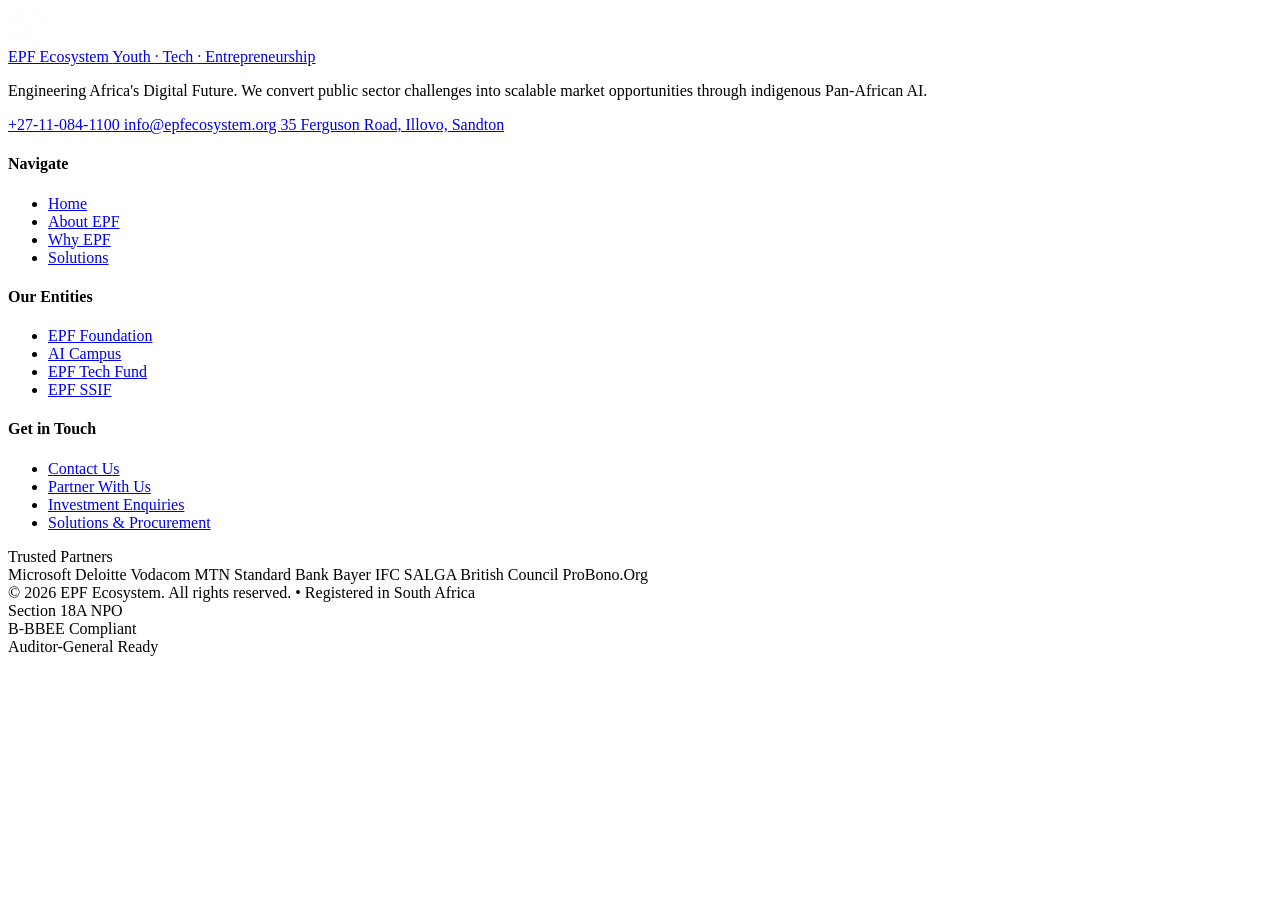
<file: footer.html>
<!--
  ============================================================
  EPF ECOSYSTEM — FOOTER COMPONENT
  Include inside <body> at the bottom of every page.
  Requires: epf-global.css, footer.css, footer.js, Font Awesome
  ============================================================
-->

<footer class="epf-footer" role="contentinfo">

  <!-- Main footer grid -->
  <div class="footer-main">
    <div class="wrap">
      <div class="footer-grid">

        <!-- Brand column -->
        <div class="footer-brand">
          <a href="index.html" class="footer-logo-link" aria-label="EPF Ecosystem Home">
            <img src="assets/images/logo-white.webp" alt="EPF Ecosystem Logo" class="footer-logo-img" width="40" height="40" />
            <div class="logo-text-wrap">
              <span class="logo-name">EPF Ecosystem</span>
              <span class="logo-sub">Youth &middot; Tech &middot; Entrepreneurship</span>
            </div>
          </a>
          <p class="footer-tagline">
            Engineering Africa's Digital Future. We convert public sector
            challenges into scalable market opportunities through indigenous
            Pan-African AI.
          </p>
          <div class="footer-contact-list">
            <a href="tel:+27110841100" class="footer-contact-item">
              <i class="fa-solid fa-phone footer-contact-icon"></i>
              +27-11-084-1100
            </a>
            <a href="mailto:info@epfecosystem.org" class="footer-contact-item">
              <i class="fa-solid fa-envelope footer-contact-icon"></i>
              info@epfecosystem.org
            </a>
            <a href="https://maps.google.com/?q=35+Ferguson+Road,+Illovo,+Sandton" target="_blank" rel="noopener" class="footer-contact-item">
              <i class="fa-solid fa-location-dot footer-contact-icon"></i>
              35 Ferguson Road, Illovo, Sandton
            </a>
          </div>
        </div>

        <!-- Quick links -->
        <div class="footer-col">
          <h4 class="footer-col-title">Navigate</h4>
          <ul class="footer-nav-list">
            <li><a href="index.html"     class="footer-nav-item"><i class="fa-solid fa-chevron-right footer-nav-icon"></i>Home</a></li>
            <li><a href="about.html"     class="footer-nav-item"><i class="fa-solid fa-chevron-right footer-nav-icon"></i>About EPF</a></li>
            <li><a href="why-epf.html"   class="footer-nav-item"><i class="fa-solid fa-chevron-right footer-nav-icon"></i>Why EPF</a></li>
            <li><a href="solutions.html" class="footer-nav-item"><i class="fa-solid fa-chevron-right footer-nav-icon"></i>Solutions</a></li>
          </ul>
        </div>

        <!-- Entities -->
        <div class="footer-col">
          <h4 class="footer-col-title">Our Entities</h4>
          <ul class="footer-nav-list">
            <li>
              <a href="https://www.empirepartnerfoundation.org/" target="_blank" rel="noopener" class="footer-nav-item">
                <i class="fa-solid fa-chevron-right footer-nav-icon"></i>EPF Foundation
              </a>
            </li>
            <li>
              <a href="https://www.aicampus.co.za/" target="_blank" rel="noopener" class="footer-nav-item">
                <i class="fa-solid fa-chevron-right footer-nav-icon"></i>AI Campus
              </a>
            </li>
            <li>
              <a href="https://epftechfund.org/" target="_blank" rel="noopener" class="footer-nav-item">
                <i class="fa-solid fa-chevron-right footer-nav-icon"></i>EPF Tech Fund
              </a>
            </li>
            <li>
              <a href="https://www.epfssif.co.za/" target="_blank" rel="noopener" class="footer-nav-item">
                <i class="fa-solid fa-chevron-right footer-nav-icon"></i>EPF SSIF
              </a>
            </li>
          </ul>
        </div>

        <!-- Get in touch -->
        <div class="footer-col">
          <h4 class="footer-col-title">Get in Touch</h4>
          <ul class="footer-nav-list">
            <li><a href="contact.html" class="footer-nav-item"><i class="fa-solid fa-envelope footer-nav-icon"></i>Contact Us</a></li>
            <li><a href="contact.html#contact-form" class="footer-nav-item"><i class="fa-solid fa-handshake footer-nav-icon"></i>Partner With Us</a></li>
            <li><a href="mailto:invest@epfecosystem.org" class="footer-nav-item"><i class="fa-solid fa-money-bill-trend-up footer-nav-icon"></i>Investment Enquiries</a></li>
            <li><a href="mailto:solutions@epfecosystem.org" class="footer-nav-item"><i class="fa-solid fa-microchip footer-nav-icon"></i>Solutions &amp; Procurement</a></li>
          </ul>
        </div>

      </div>
    </div>
  </div>

  <!-- Partners strip -->
  <div class="footer-partners">
    <div class="wrap">
      <div class="footer-partners-inner">
        <span class="footer-partners-label">Trusted Partners</span>
        <div class="footer-chips">
          <span class="footer-chip">Microsoft</span>
          <span class="footer-chip">Deloitte</span>
          <span class="footer-chip">Vodacom</span>
          <span class="footer-chip">MTN</span>
          <span class="footer-chip">Standard Bank</span>
          <span class="footer-chip">Bayer</span>
          <span class="footer-chip">IFC</span>
          <span class="footer-chip">SALGA</span>
          <span class="footer-chip">British Council</span>
          <span class="footer-chip">ProBono.Org</span>
        </div>
      </div>
    </div>
  </div>

  <!-- Bottom bar -->
  <div class="footer-bottom">
    <div class="wrap">
      <div class="footer-bottom-inner">
        <div class="footer-bottom-left">
          <span>&copy; <span id="footer-year">2026</span> EPF Ecosystem. All rights reserved.</span>
          <span class="footer-bottom-sep">&bull;</span>
          <span>Registered in South Africa</span>
        </div>
        <div class="footer-badges">
          <div class="footer-badge">
            <i class="fa-solid fa-circle-check footer-badge-icon"></i>Section 18A NPO
          </div>
          <div class="footer-badge">
            <i class="fa-solid fa-circle-check footer-badge-icon"></i>B-BBEE Compliant
          </div>
          <div class="footer-badge">
            <i class="fa-solid fa-circle-check footer-badge-icon"></i>Auditor-General Ready
          </div>
        </div>
      </div>
    </div>
  </div>

</footer>
</file>
<file: assets/css/epf-global.css>
/* ============================================================
   EPF ECOSYSTEM — GLOBAL STYLES
   Import this first on every page
   ============================================================ */

/* ── TOKENS ── */
:root {
  /* Brand palette */
  --teal:          #6CBEED;
  --teal-dk:       #5aafde;
  --teal-dim:      rgba(108, 190, 237, 0.10);
  --teal-line:     rgba(108, 190, 237, 0.28);
  --coral:         #e63946;
  --coral-dim:     rgba(230, 57, 70, 0.10);
  --coral-line:    rgba(230, 57, 70, 0.28);
  --orange:        #f4a620;
  --orange-dim:    rgba(244, 166, 32, 0.10);
  --orange-line:   rgba(244, 166, 32, 0.28);

  /* Backgrounds */
  --bg-page:       #f5f7fa;
  --bg-white:      #ffffff;
  --bg-muted:      #edf0f5;
  --bg-dark:       #0d1628;
  --bg-dark-2:     #0a1020;
  --bg-card:       #ffffff;

  /* Text */
  --tx-heading:    #0d1628;
  --tx-body:       #374558;
  --tx-muted:      #7a8fa8;
  --tx-light:      #a8b8cc;
  --tx-inv:        #ffffff;

  /* Borders */
  --bd:            rgba(0, 0, 0, 0.08);
  --bd-dark:       rgba(255, 255, 255, 0.07);

  /* Shadows */
  --sh-sm:   0 1px 4px rgba(0, 0, 0, 0.06);
  --sh-md:   0 4px 20px rgba(0, 0, 0, 0.08);
  --sh-lg:   0 12px 40px rgba(0, 0, 0, 0.12);

  /* Layout */
  --nav-h:         68px;
  --sidebar-w:     260px;
  --max-w:         1440px;
  --radius:        4px;
  --radius-lg:     8px;

  /* Fonts */
  --fd:  'Barlow Condensed', sans-serif;
  --fb:  'Barlow', sans-serif;
}

/* ── RESET ── */
*,
*::before,
*::after {
  box-sizing: border-box;
  margin: 0;
  padding: 0;
}

.html-root {
  scroll-behavior: smooth;
  font-size: 16px;
  overflow-x: hidden;
}

.body-root {
  font-family: var(--fb);
  background: var(--bg-page);
  color: var(--tx-body);
  line-height: 1.6;
  -webkit-font-smoothing: antialiased;
  overflow-x: hidden;
}

.img-reset {
  max-width: 100%;
  display: block;
}

.link-reset {
  text-decoration: none;
  color: inherit;
}

/* ── LAYOUT SHELL ── */
.page-wrap {
  padding-top: var(--nav-h);
  min-height: 100vh;
}

/* ── CONTAINER ── */
.wrap {
  width: 100%;
  max-width: var(--max-w);
  margin-inline: auto;
  padding-inline: clamp(20px, 4vw, 56px);
}

/* ── SECTION SPACING ── */
.section {
  padding: clamp(64px, 8vw, 100px) 0;
}

.section-sm {
  padding: clamp(40px, 5vw, 64px) 0;
}

/* ── TYPOGRAPHY UTILITIES ── */
.h-display {
  font-family: var(--fd);
  font-size: clamp(32px, 4vw, 52px);
  font-weight: 700;
  line-height: 1.06;
  letter-spacing: 0.01em;
  text-transform: uppercase;
  color: var(--tx-heading);
}

.lbl {
  display: inline-flex;
  align-items: center;
  gap: 8px;
  font-size: 11px;
  font-weight: 600;
  letter-spacing: 0.2em;
  text-transform: uppercase;
  color: var(--teal);
}

.lbl-icon {
  font-size: 7px;
}

.lbl-coral {
  color: var(--coral);
}

.rule {
  width: 40px;
  height: 3px;
  background: var(--teal);
  border-radius: 2px;
}

.c-teal   { color: var(--teal); }
.c-coral  { color: var(--coral); }
.c-orange { color: var(--orange); }

/* ── BUTTONS ── */
.btn {
  display: inline-flex;
  align-items: center;
  gap: 9px;
  font-family: var(--fb);
  font-size: 13px;
  font-weight: 600;
  letter-spacing: 0.07em;
  text-transform: uppercase;
  padding: 12px 26px;
  border-radius: var(--radius);
  transition: all 0.2s ease;
  border: none;
  cursor: pointer;
  text-decoration: none;
}

.btn-icon {
  font-size: 11px;
  transition: transform 0.2s;
}

.btn:hover .btn-icon {
  transform: translateX(3px);
}

.btn-teal {
  background: var(--teal);
  color: #fff;
}

.btn-teal:hover {
  background: var(--teal-dk);
  transform: translateY(-2px);
  box-shadow: 0 6px 18px rgba(108, 190, 237, 0.3);
}

.btn-coral {
  background: var(--coral);
  color: #fff;
}

.btn-coral:hover {
  background: #d02f3b;
  transform: translateY(-2px);
  box-shadow: 0 6px 18px rgba(230, 57, 70, 0.3);
}

.btn-ghost-white {
  background: transparent;
  color: #fff;
  border: 1.5px solid rgba(255, 255, 255, 0.25);
}

.btn-ghost-white:hover {
  border-color: var(--teal);
  color: var(--teal);
  transform: translateY(-2px);
}

.btn-outline {
  background: transparent;
  color: var(--tx-heading);
  border: 1.5px solid var(--bd);
}

.btn-outline:hover {
  border-color: var(--teal);
  color: var(--teal);
  transform: translateY(-2px);
}

.btn-outline-teal {
  background: transparent;
  color: var(--teal);
  border: 1.5px solid var(--teal-line);
}

.btn-outline-teal:hover {
  background: var(--teal-dim);
  transform: translateY(-2px);
}

/* ── IMAGE PLACEHOLDER ── */
.img-ph {
  width: 100%;
  display: flex;
  flex-direction: column;
  align-items: center;
  justify-content: center;
  gap: 10px;
  color: var(--tx-muted);
  font-size: 12px;
  font-weight: 500;
  letter-spacing: 0.06em;
  text-transform: uppercase;
  background: var(--bg-muted);
  border: 1px dashed rgba(0, 0, 0, 0.12);
  border-radius: var(--radius);
}

.img-ph-icon {
  font-size: 22px;
  color: rgba(108, 190, 237, 0.35);
}

/* ── SCROLL REVEAL ── */
.rv {
  opacity: 0;
  transform: translateY(20px);
  transition: opacity 0.55s ease, transform 0.55s ease;
}

.rv.in {
  opacity: 1;
  transform: translateY(0);
}

/* ── LOGO TEXT (shared between navbar & footer) ── */
.logo-text-wrap {
  display: flex;
  flex-direction: column;
  line-height: 1.15;
}

.logo-name {
  font-family: var(--fd);
  font-size: 17px;
  font-weight: 800;
  letter-spacing: 0.04em;
  text-transform: uppercase;
  color: var(--tx-heading);
}

.logo-sub {
  font-size: 9.5px;
  font-weight: 500;
  letter-spacing: 0.14em;
  text-transform: uppercase;
  color: var(--tx-muted);
}

/* ── RESPONSIVE BASE ── */
@media (max-width: 480px) {
  .logo-sub {
    display: none;
  }
}
</file>
<file: assets/css/navbar.css>
/* ============================================================
   EPF ECOSYSTEM — NAVBAR STYLES
   assets/css/navbar.css
   ============================================================ */

/* ── NAV BASE ── */
.epf-nav {
  position: fixed;
  top: 0;
  left: 0;
  right: 0;
  height: var(--nav-h);
  background: var(--bg-white);
  border-bottom: 1px solid var(--bd);
  box-shadow: var(--sh-sm);
  z-index: 1000;
  transition: box-shadow 0.2s;
}

.epf-nav.scrolled {
  box-shadow: 0 2px 20px rgba(0, 0, 0, 0.10);
}

.nav-inner {
  height: var(--nav-h);
  max-width: var(--max-w);
  margin-inline: auto;
  padding-inline: clamp(16px, 3vw, 48px);
  display: flex;
  align-items: center;
  justify-content: space-between;
  gap: 32px;
}

/* ── LOGO ── */
.nav-logo {
  display: flex;
  align-items: center;
  gap: 12px;
  text-decoration: none;
  flex-shrink: 0;
}

.nav-logo-img {
  width: 40px;
  height: 40px;
  object-fit: contain;
  flex-shrink: 0;
  border-radius: var(--radius);
}

/* ── DESKTOP LINKS ── */
.nav-links {
  display: flex;
  align-items: center;
  flex: 1;
  justify-content: center;
}

.nav-link {
  padding: 0 16px;
  height: var(--nav-h);
  display: flex;
  align-items: center;
  font-size: 13px;
  font-weight: 600;
  letter-spacing: 0.06em;
  text-transform: uppercase;
  color: var(--tx-muted);
  text-decoration: none;
  position: relative;
  transition: color 0.18s;
  white-space: nowrap;
}

.nav-link::after {
  content: '';
  position: absolute;
  bottom: 0;
  left: 16px;
  right: 16px;
  height: 2px;
  background: var(--teal);
  transform: scaleX(0);
  transform-origin: left;
  transition: transform 0.2s ease;
  border-radius: 2px 2px 0 0;
}

.nav-link:hover {
  color: var(--tx-heading);
}

.nav-link:hover::after {
  transform: scaleX(1);
}

.nav-link.active {
  color: var(--teal);
}

.nav-link.active::after {
  transform: scaleX(1);
}

/* ── ACTIONS ── */
.nav-actions {
  display: flex;
  align-items: center;
  gap: 12px;
  flex-shrink: 0;
}

.nav-cta {
  padding: 10px 22px;
  font-size: 12px;
}

/* ── HAMBURGER ── */
.nav-hamburger {
  display: none;
  flex-direction: column;
  gap: 5px;
  background: none;
  border: none;
  padding: 6px;
  cursor: pointer;
}

.nav-hamburger-bar {
  display: block;
  width: 22px;
  height: 2px;
  background: var(--tx-heading);
  border-radius: 2px;
  transition: all 0.25s ease;
}

.nav-hamburger.open .nav-hamburger-bar:nth-child(1) {
  transform: rotate(45deg) translate(5px, 5px);
}

.nav-hamburger.open .nav-hamburger-bar:nth-child(2) {
  opacity: 0;
  transform: scaleX(0);
}

.nav-hamburger.open .nav-hamburger-bar:nth-child(3) {
  transform: rotate(-45deg) translate(5px, -5px);
}

/* ── MOBILE DRAWER ── */
.nav-mobile {
  position: fixed;
  top: var(--nav-h);
  left: 0;
  right: 0;
  background: var(--bg-white);
  border-top: 1px solid var(--bd);
  box-shadow: var(--sh-lg);
  transform: translateY(-8px);
  opacity: 0;
  pointer-events: none;
  transition: transform 0.25s ease, opacity 0.25s ease;
  z-index: 999;
  max-height: calc(100vh - var(--nav-h));
  overflow-y: auto;
}

.nav-mobile.open {
  transform: translateY(0);
  opacity: 1;
  pointer-events: auto;
}

.mobile-links {
  display: flex;
  flex-direction: column;
  padding: 8px 0;
}

.mob-link {
  display: flex;
  align-items: center;
  gap: 14px;
  padding: 15px 24px;
  font-size: 14px;
  font-weight: 600;
  letter-spacing: 0.05em;
  text-transform: uppercase;
  color: var(--tx-body);
  text-decoration: none;
  border-bottom: 1px solid var(--bd);
  transition: background 0.15s, color 0.15s, padding-left 0.15s;
}

.mob-link-icon {
  width: 18px;
  color: var(--teal);
  font-size: 14px;
  text-align: center;
  flex-shrink: 0;
}

.mob-link:hover {
  background: var(--teal-dim);
  color: var(--teal);
  padding-left: 30px;
}

.mob-link.active {
  color: var(--teal);
  background: var(--teal-dim);
}

.mob-link-cta {
  background: var(--teal);
  color: #fff;
  margin: 12px 16px;
  border-radius: var(--radius);
  border-bottom: none;
  justify-content: center;
}

.mob-link-cta .mob-link-icon {
  color: #fff;
}

.mob-link-cta:hover {
  background: var(--teal-dk);
  padding-left: 24px;
}

.mob-footer-info {
  display: flex;
  flex-direction: column;
  gap: 4px;
  padding: 16px 24px;
  border-top: 1px solid var(--bd);
  font-size: 12px;
  color: var(--tx-muted);
  background: var(--bg-muted);
}

/* ── RESPONSIVE ── */
@media (max-width: 900px) {
  .nav-links {
    display: none;
  }

  .nav-hamburger {
    display: flex;
  }

  .nav-cta {
    display: none;
  }
}
</file>
<file: assets/css/sidebar.css>
/* ============================================================
   EPF ECOSYSTEM — SIDEBAR STYLES (shared across all pages)
   assets/css/sidebar.css
   ============================================================ */

.epf-sidebar {
  position: fixed;
  top: 0;
  left: 0;
  width: 280px;
  height: 100vh;
  background: var(--bg-white);
  border-right: 1px solid var(--bd);
  box-shadow: var(--sh-sm);
  display: flex;
  flex-direction: column;
  overflow-y: auto;
  overflow-x: hidden;
  z-index: 750;
  scrollbar-width: thin;
  scrollbar-color: var(--bd) transparent;
  transform: translateX(-100%);
  transition: transform 0.28s ease;
  padding-top: calc(var(--nav-h) + 8px);
}

.epf-sidebar::-webkit-scrollbar {
  width: 4px;
}

.epf-sidebar::-webkit-scrollbar-thumb {
  background: var(--bd);
  border-radius: 2px;
}

.epf-sidebar.sb-open {
  transform: translateX(0);
  box-shadow: var(--sh-lg);
}

.sb-section {
  padding: 18px 0 8px;
  border-bottom: 1px solid var(--bd);
}

.sb-section:last-of-type {
  border-bottom: none;
}

.sb-section-label {
  font-size: 10px;
  font-weight: 700;
  letter-spacing: 0.2em;
  text-transform: uppercase;
  color: var(--tx-light);
  padding: 0 18px 10px;
}

.sb-nav-list {
  display: flex;
  flex-direction: column;
  gap: 1px;
  padding: 0 8px;
}

.sb-link {
  display: flex;
  align-items: center;
  gap: 11px;
  padding: 10px 12px;
  border-radius: var(--radius);
  font-size: 13px;
  font-weight: 500;
  color: var(--tx-body);
  text-decoration: none;
  transition: background 0.15s, color 0.15s, padding-left 0.15s;
  position: relative;
}

.sb-link-icon {
  width: 16px;
  text-align: center;
  font-size: 13px;
  color: var(--tx-muted);
  flex-shrink: 0;
  transition: color 0.15s;
}

.sb-link-text {
  flex: 1;
  white-space: nowrap;
  overflow: hidden;
  text-overflow: ellipsis;
}

.sb-link-ext-icon {
  font-size: 9px;
  color: var(--tx-light);
}

.sb-link:hover {
  background: var(--teal-dim);
  color: var(--teal);
  padding-left: 16px;
}

.sb-link:hover .sb-link-icon {
  color: var(--teal);
}

.sb-link.active {
  background: var(--teal-dim);
  color: var(--teal);
  font-weight: 600;
}

.sb-link.active .sb-link-icon {
  color: var(--teal);
}

.sb-link.active::before {
  content: '';
  position: absolute;
  left: 0;
  top: 4px;
  bottom: 4px;
  width: 3px;
  background: var(--teal);
  border-radius: 0 2px 2px 0;
}

.sb-metrics {
  display: grid;
  grid-template-columns: 1fr 1fr;
  gap: 1px;
  background: var(--bd);
  border-top: 1px solid var(--bd);
}

.sb-metric {
  background: var(--bg-white);
  padding: 12px 13px;
  display: flex;
  flex-direction: column;
  gap: 3px;
}

.sb-metric-number {
  font-family: var(--fd);
  font-size: 19px;
  font-weight: 700;
  line-height: 1;
}

.sb-metric-label {
  font-size: 10px;
  color: var(--tx-muted);
  line-height: 1.3;
}

.sb-cta-box {
  padding: 14px;
  margin-top: auto;
  background: var(--bg-muted);
  border-top: 1px solid var(--bd);
}

.sb-cta-text {
  font-size: 12px;
  color: var(--tx-muted);
  line-height: 1.5;
  margin-bottom: 10px;
  font-weight: 500;
}

.sb-cta-box .btn {
  width: 100%;
  justify-content: center;
  font-size: 12px;
  padding: 11px 16px;
}

.sb-close-btn {
  display: flex;
  position: absolute;
  top: 12px;
  right: 12px;
  width: 30px;
  height: 30px;
  background: var(--bg-muted);
  border: 1px solid var(--bd);
  border-radius: var(--radius);
  align-items: center;
  justify-content: center;
  font-size: 15px;
  color: var(--tx-body);
  cursor: pointer;
}

.sb-overlay {
  display: none;
  position: fixed;
  inset: 0;
  background: rgba(0, 0, 0, 0.38);
  z-index: 699;
  backdrop-filter: blur(2px);
}

.sb-overlay.show {
  display: block;
}

.sb-fab {
  display: flex;
  position: fixed;
  bottom: 24px;
  right: 20px;
  width: 50px;
  height: 50px;
  background: var(--teal);
  color: #fff;
  border: none;
  border-radius: 50%;
  font-size: 18px;
  align-items: center;
  justify-content: center;
  box-shadow: 0 4px 20px rgba(108, 190, 237, 0.4);
  z-index: 750;
  cursor: pointer;
  transition: background 0.2s, transform 0.2s;
}

.sb-fab:hover {
  background: var(--teal-dk);
  transform: scale(1.08);
}
</file>
<file: assets/css/loader.css>
/* ============================================================
   EPF ECOSYSTEM — LOADER STYLES (shared across all pages)
   assets/css/loader.css
   ============================================================ */

.epf-loader {
  position: fixed;
  inset: 0;
  background: var(--bg-dark);
  display: flex;
  flex-direction: column;
  align-items: center;
  justify-content: center;
  gap: 28px;
  z-index: 9999;
  transition: opacity 0.5s ease, visibility 0.5s ease;
}

.epf-loader.hide {
  opacity: 0;
  visibility: hidden;
  pointer-events: none;
}

.loader-brand {
  font-family: var(--fd);
  font-size: 18px;
  font-weight: 800;
  letter-spacing: 0.18em;
  text-transform: uppercase;
  color: rgba(255, 255, 255, 0.9);
  animation: brand-pulse 1.5s ease-in-out infinite;
}

.loader-brand-accent {
  color: var(--teal);
}

@keyframes brand-pulse {
  0%, 100% { opacity: 0.7; }
  50%       { opacity: 1; }
}

.eco-loader {
  position: relative;
  width: 120px;
  height: 120px;
}

.eco-core {
  position: absolute;
  top: 50%;
  left: 50%;
  transform: translate(-50%, -50%);
  width: 28px;
  height: 28px;
  background: var(--teal);
  border-radius: 50%;
  box-shadow: 0 0 0 0 rgba(108, 190, 237, 0.6);
  animation: core-pulse 1.4s ease-in-out infinite;
}

@keyframes core-pulse {
  0%   { box-shadow: 0 0 0 0 rgba(108, 190, 237, 0.6); }
  70%  { box-shadow: 0 0 0 18px rgba(108, 190, 237, 0); }
  100% { box-shadow: 0 0 0 0 rgba(108, 190, 237, 0); }
}

.eco-ring {
  position: absolute;
  top: 50%;
  left: 50%;
  border-radius: 50%;
  border: 1px solid transparent;
  transform-origin: center;
}

.eco-ring-1 {
  width: 62px;
  height: 62px;
  margin: -31px 0 0 -31px;
  border-color: rgba(108, 190, 237, 0.35);
  animation: orbit-spin 1.8s linear infinite;
}

.eco-ring-2 {
  width: 96px;
  height: 96px;
  margin: -48px 0 0 -48px;
  border-color: rgba(230, 57, 70, 0.25);
  animation: orbit-spin 2.8s linear infinite reverse;
}

.eco-ring-3 {
  width: 128px;
  height: 128px;
  margin: -64px 0 0 -64px;
  border-color: rgba(244, 166, 32, 0.2);
  animation: orbit-spin 4s linear infinite;
}

@keyframes orbit-spin {
  to { transform: rotate(360deg); }
}

.eco-ring::before {
  content: '';
  position: absolute;
  top: -4px;
  left: 50%;
  margin-left: -4px;
  width: 8px;
  height: 8px;
  border-radius: 50%;
  background: var(--teal);
}

.eco-ring-2::before {
  background: var(--coral);
  top: -5px;
  width: 10px;
  height: 10px;
  margin-left: -5px;
}

.eco-ring-3::before {
  background: var(--orange);
  top: -4px;
  width: 8px;
  height: 8px;
}

.eco-ring-3::after {
  content: '';
  position: absolute;
  bottom: -4px;
  left: 50%;
  margin-left: -4px;
  width: 8px;
  height: 8px;
  border-radius: 50%;
  background: var(--teal);
  opacity: 0.6;
}

.eco-burst {
  position: absolute;
  top: 50%;
  left: 50%;
  transform: translate(-50%, -50%);
  width: 1em;
  height: 1em;
  font-size: 60px;
}

.eco-burst::before,
.eco-burst::after {
  content: '';
  position: absolute;
  left: 50%;
  top: 50%;
  transform: translate(-50%, -50%);
  width: 48em;
  height: 48em;
  background-image:
    radial-gradient(circle 8px, var(--teal) 100%, transparent 0),
    radial-gradient(circle 8px, var(--teal) 100%, transparent 0),
    radial-gradient(circle 6px, var(--coral) 100%, transparent 0),
    radial-gradient(circle 6px, var(--coral) 100%, transparent 0),
    radial-gradient(circle 5px, var(--orange) 100%, transparent 0),
    radial-gradient(circle 5px, var(--orange) 100%, transparent 0),
    radial-gradient(circle 4px, rgba(108, 190, 237, 0.6) 100%, transparent 0),
    radial-gradient(circle 4px, rgba(244, 166, 32, 0.6) 100%, transparent 0);
  background-position:
    0em -18em, 0em 18em,
    18em 0em, -18em 0em,
    13em -13em, -13em -13em,
    13em 13em, -13em 13em;
  background-repeat: no-repeat;
  border-radius: 50%;
  animation: eco-burst 2s ease-in infinite;
}

.eco-burst::after {
  font-size: 1px;
  background: rgba(108, 190, 237, 0.15);
  animation: eco-bounce 2s ease-in-out infinite;
  background-image: none;
  border: 1px solid rgba(108, 190, 237, 0.2);
}

@keyframes eco-burst {
  0%, 40% { font-size: 0.4px; opacity: 1; }
  70%     { font-size: 3px; opacity: 0.7; }
  100%    { font-size: 5px; opacity: 0; }
}

@keyframes eco-bounce {
  0%, 100% { font-size: 0.6px; }
  50%      { font-size: 1.4px; }
}

.loader-bar {
  width: 200px;
  height: 2px;
  background: rgba(255, 255, 255, 0.08);
  border-radius: 2px;
  overflow: hidden;
}

.loader-bar-fill {
  height: 100%;
  background: linear-gradient(90deg, var(--teal), var(--coral));
  border-radius: 2px;
  animation: bar-fill 1.8s ease-in-out forwards;
}

@keyframes bar-fill {
  0%   { width: 0%; }
  60%  { width: 75%; }
  100% { width: 100%; }
}

.loader-label {
  font-size: 11px;
  font-weight: 600;
  letter-spacing: 0.22em;
  text-transform: uppercase;
  color: var(--tx-muted);
  animation: label-cycle 1.8s ease-in-out infinite;
}

@keyframes label-cycle {
  0%, 100% { opacity: 0.4; }
  50%      { opacity: 1; }
}
</file>
<file: assets/css/footer.css>
/* ============================================================
   EPF ECOSYSTEM — FOOTER STYLES
   assets/css/footer.css
   ============================================================ */

/* ── FOOTER SHELL ── */
.epf-footer {
  background: var(--bg-dark);
  color: var(--tx-inv);
}

/* ── MAIN GRID ── */
.footer-main {
  padding: clamp(56px, 7vw, 88px) 0 clamp(40px, 5vw, 64px);
  border-bottom: 1px solid var(--bd-dark);
}

.footer-grid {
  display: grid;
  grid-template-columns: 1.8fr 1fr 1fr 1.4fr;
  gap: 48px;
}

/* ── BRAND COLUMN ── */
.footer-logo-link {
  display: flex;
  align-items: center;
  gap: 12px;
  text-decoration: none;
  margin-bottom: 20px;
}

.footer-logo-img {
  width: 40px;
  height: 40px;
  object-fit: contain;
  flex-shrink: 0;
  border-radius: var(--radius);
}

.footer-logo-link .logo-name {
  color: var(--tx-inv);
}

.footer-logo-link .logo-sub {
  color: rgba(255, 255, 255, 0.4);
}

.footer-tagline {
  font-size: 13px;
  line-height: 1.7;
  color: rgba(255, 255, 255, 0.5);
  margin-bottom: 20px;
  max-width: 280px;
}

.footer-contact-list {
  display: flex;
  flex-direction: column;
  gap: 8px;
}

.footer-contact-item {
  display: flex;
  align-items: flex-start;
  gap: 10px;
  font-size: 13px;
  color: rgba(255, 255, 255, 0.55);
  text-decoration: none;
  line-height: 1.4;
  transition: color 0.15s;
}

.footer-contact-icon {
  color: var(--teal);
  font-size: 12px;
  margin-top: 2px;
  flex-shrink: 0;
  width: 14px;
  text-align: center;
}

.footer-contact-item:hover {
  color: var(--tx-inv);
}

/* ── COLUMNS ── */
.footer-col-title {
  font-family: var(--fd);
  font-size: 12px;
  font-weight: 700;
  letter-spacing: 0.18em;
  text-transform: uppercase;
  color: var(--teal);
  margin-bottom: 18px;
}

.footer-nav-list {
  list-style: none;
  display: flex;
  flex-direction: column;
  gap: 2px;
}

.footer-nav-item {
  display: flex;
  align-items: center;
  gap: 8px;
  font-size: 13px;
  color: rgba(255, 255, 255, 0.5);
  text-decoration: none;
  padding: 5px 0;
  transition: color 0.15s, padding-left 0.15s;
}

.footer-nav-icon {
  font-size: 9px;
  color: var(--teal);
  flex-shrink: 0;
}

.footer-nav-item:hover {
  color: var(--tx-inv);
  padding-left: 6px;
}


/* ── PARTNERS STRIP ── */
.footer-partners {
  padding: 20px 0;
  border-bottom: 1px solid var(--bd-dark);
}

.footer-partners-inner {
  display: flex;
  align-items: center;
  gap: 20px;
  flex-wrap: wrap;
}

.footer-partners-label {
  font-size: 10px;
  font-weight: 700;
  letter-spacing: 0.18em;
  text-transform: uppercase;
  color: rgba(255, 255, 255, 0.3);
  white-space: nowrap;
  flex-shrink: 0;
}

.footer-chips {
  display: flex;
  flex-wrap: wrap;
  gap: 8px;
}

.footer-chip {
  font-size: 11px;
  font-weight: 500;
  letter-spacing: 0.04em;
  color: rgba(255, 255, 255, 0.35);
  padding: 4px 12px;
  border: 1px solid rgba(255, 255, 255, 0.08);
  border-radius: 2px;
  transition: color 0.15s, border-color 0.15s;
}

.footer-chip:hover {
  color: rgba(255, 255, 255, 0.7);
  border-color: rgba(255, 255, 255, 0.2);
}

/* ── BOTTOM BAR ── */
.footer-bottom {
  padding: 18px 0;
}

.footer-bottom-inner {
  display: flex;
  align-items: center;
  justify-content: space-between;
  flex-wrap: wrap;
  gap: 12px;
}

.footer-bottom-left {
  display: flex;
  align-items: center;
  gap: 12px;
  font-size: 12px;
  color: rgba(255, 255, 255, 0.3);
  flex-wrap: wrap;
}

.footer-bottom-sep {
  color: rgba(255, 255, 255, 0.15);
}

.footer-badges {
  display: flex;
  gap: 16px;
  flex-wrap: wrap;
}

.footer-badge {
  display: flex;
  align-items: center;
  gap: 6px;
  font-size: 11px;
  font-weight: 500;
  color: rgba(255, 255, 255, 0.35);
}

.footer-badge-icon {
  color: var(--teal);
  font-size: 10px;
}

/* ── RESPONSIVE ── */
@media (max-width: 1024px) {
  .footer-grid {
    grid-template-columns: 1fr 1fr;
    gap: 36px;
  }

  .footer-brand {
    grid-column: 1 / -1;
  }
}

@media (max-width: 640px) {
  .footer-grid {
    grid-template-columns: 1fr;
  }

  .footer-bottom-inner {
    flex-direction: column;
    align-items: flex-start;
  }

  .footer-partners-inner {
    flex-direction: column;
    align-items: flex-start;
    gap: 10px;
  }
}
</file>
<file: assets/css/index.css>
/* ============================================================
   EPF ECOSYSTEM — INDEX PAGE STYLES
   Loader → loader.css | Sidebar → sidebar.css
   assets/css/index.css
   ============================================================ */

/* ── HERO ── */
.hero-section {
  position: relative;
  min-height: calc(100vh - var(--nav-h));
  display: flex;
  align-items: center;
  overflow: hidden;
  background: var(--bg-dark);
}

.hero-video-wrap {
  position: absolute;
  inset: 0;
  z-index: 0;
  overflow: hidden;
}

.hero-video {
  position: absolute;
  inset: 0;
  width: 100%;
  height: 100%;
  object-fit: cover;
  object-position: center;
  opacity: 0.35;
}

.hero-video-overlay {
  position: absolute;
  inset: 0;
  background: linear-gradient(
    105deg,
    rgba(13, 22, 40, 0.96) 0%,
    rgba(13, 22, 40, 0.78) 50%,
    rgba(13, 22, 40, 0.42) 100%
  );
}

.hero-content {
  position: relative;
  z-index: 2;
  padding: clamp(60px, 8vw, 110px) 0;
  width: 100%;
}

.hero-grid {
  display: grid;
  grid-template-columns: 1fr;
  max-width: 820px;
}

.hero-left {
  display: flex;
  flex-direction: column;
  gap: 28px;
}

.hero-tag {
  display: inline-flex;
  align-items: center;
  gap: 8px;
  padding: 7px 14px;
  background: rgba(108, 190, 237, 0.12);
  border: 1px solid rgba(108, 190, 237, 0.3);
  border-radius: 2px;
  font-size: 11px;
  font-weight: 600;
  letter-spacing: 0.18em;
  text-transform: uppercase;
  color: var(--teal);
  width: fit-content;
}

.hero-tag-dot {
  font-size: 8px;
}

.hero-heading {
  font-family: var(--fd);
  font-size: clamp(44px, 6vw, 82px);
  font-weight: 800;
  line-height: 1.0;
  letter-spacing: 0.01em;
  text-transform: uppercase;
  color: #fff;
}

.hero-desc {
  font-size: 16px;
  line-height: 1.72;
  color: rgba(255, 255, 255, 0.68);
  max-width: 480px;
  font-weight: 300;
}

.hero-ctas {
  display: flex;
  flex-wrap: wrap;
  gap: 12px;
}

.hero-stats {
  display: flex;
  gap: 0;
  border: 1px solid rgba(255, 255, 255, 0.08);
  border-radius: var(--radius);
  overflow: hidden;
}

.hero-stat {
  flex: 1;
  padding: 16px 18px;
  border-right: 1px solid rgba(255, 255, 255, 0.08);
  background: rgba(255, 255, 255, 0.03);
}

.hero-stat:last-child {
  border-right: none;
}

.hero-stat-number {
  font-family: var(--fd);
  font-size: 26px;
  font-weight: 700;
  color: var(--teal);
  line-height: 1;
  margin-bottom: 3px;
}

.hero-stat-label {
  font-size: 11px;
  color: rgba(255, 255, 255, 0.38);
  font-weight: 500;
}

/* Hero staggered animation */
.hero-left > .hero-tag   { opacity: 0; animation: fade-up 0.65s ease 0.10s forwards; }
.hero-left > .hero-heading { opacity: 0; animation: fade-up 0.65s ease 0.22s forwards; }
.hero-left > .hero-desc  { opacity: 0; animation: fade-up 0.65s ease 0.33s forwards; }
.hero-left > .hero-ctas  { opacity: 0; animation: fade-up 0.65s ease 0.42s forwards; }
.hero-left > .hero-stats { opacity: 0; animation: fade-up 0.65s ease 0.50s forwards; }

@keyframes fade-up {
  from { opacity: 0; transform: translateY(20px); }
  to   { opacity: 1; transform: translateY(0); }
}

/* ── TICKER ── */
.ticker-strip {
  background: var(--teal);
  overflow: hidden;
  white-space: nowrap;
}

.ticker-track {
  display: inline-flex;
  animation: ticker-roll 30s linear infinite;
}

.ticker-item {
  display: inline-flex;
  align-items: center;
  gap: 12px;
  padding: 10px 30px;
  font-family: var(--fd);
  font-size: 13px;
  font-weight: 700;
  letter-spacing: 0.12em;
  text-transform: uppercase;
  color: var(--bg-dark);
}

.ticker-dot {
  color: rgba(13, 22, 40, 0.35);
  font-size: 7px;
}

@keyframes ticker-roll {
  from { transform: translateX(0); }
  to   { transform: translateX(-50%); }
}

/* ── PROBLEM SECTION ── */
.problem-section {
  background: var(--bg-white);
}

.problem-grid {
  display: grid;
  grid-template-columns: 1fr 1fr;
  gap: clamp(36px, 5vw, 72px);
  align-items: center;
}

.problem-left {
  display: flex;
  flex-direction: column;
  gap: 24px;
}

.problem-title {
  font-family: var(--fd);
  font-size: clamp(32px, 4vw, 48px);
  font-weight: 700;
  line-height: 1.06;
  text-transform: uppercase;
  color: var(--tx-heading);
}

.problem-stat-block {
  padding: 22px 24px;
  background: var(--bg-muted);
  border: 1px solid var(--bd);
  border-left: 4px solid var(--coral);
  border-radius: var(--radius);
}

.problem-stat-number {
  font-family: var(--fd);
  font-size: 50px;
  font-weight: 800;
  color: var(--coral);
  line-height: 1;
  margin-bottom: 6px;
}

.problem-stat-text {
  font-size: 13px;
  color: var(--tx-muted);
  line-height: 1.55;
}

.problem-points {
  display: flex;
  flex-direction: column;
  gap: 10px;
}

.problem-point {
  display: flex;
  align-items: flex-start;
  gap: 10px;
  font-size: 14px;
  color: var(--tx-body);
  line-height: 1.6;
}

.problem-point-icon {
  color: var(--coral);
  font-size: 13px;
  margin-top: 3px;
  flex-shrink: 0;
}

.problem-right {
  display: flex;
  flex-direction: column;
  gap: 16px;
}

.problem-img-wrap {
  height: 420px;
  border-radius: var(--radius-lg);
  overflow: hidden;
}

.problem-img {
  width: 100%;
  height: 100%;
  object-fit: cover;
  object-position: center 20%;
}

.problem-quote {
  padding: 20px 22px;
  background: var(--bg-muted);
  border: 1px solid var(--bd);
  border-left: 4px solid var(--teal);
  border-radius: var(--radius);
}

.problem-quote-text {
  font-size: 14px;
  font-weight: 500;
  color: var(--tx-body);
  line-height: 1.65;
  font-style: italic;
}

.problem-quote-cite {
  display: block;
  margin-top: 8px;
  font-size: 11px;
  font-style: normal;
  color: var(--tx-muted);
  letter-spacing: 0.06em;
  text-transform: uppercase;
}

/* ── SOLUTION SECTION ── */
.solution-section {
  background: var(--bg-muted);
}

.solution-grid {
  display: grid;
  grid-template-columns: 1fr 1fr;
  gap: clamp(36px, 5vw, 72px);
  align-items: center;
}

.solution-img-wrap {
  height: 460px;
  min-height: 460px;
  border-radius: var(--radius-lg);
  overflow: hidden;
  position: relative;
}

.solution-img-wrap::before {
  content: '';
  position: absolute;
  top: -6px;
  left: -6px;
  width: 40px;
  height: 40px;
  border-top: 2px solid var(--teal);
  border-left: 2px solid var(--teal);
  z-index: 2;
  pointer-events: none;
}

.solution-img-wrap::after {
  content: '';
  position: absolute;
  bottom: -6px;
  right: -6px;
  width: 40px;
  height: 40px;
  border-bottom: 2px solid var(--teal);
  border-right: 2px solid var(--teal);
  z-index: 2;
  pointer-events: none;
}

.solution-img {
  width: 100%;
  height: 100%;
  object-fit: cover;
  display: block;
}

.solution-right {
  display: flex;
  flex-direction: column;
  gap: 28px;
}

.solution-pillars {
  display: flex;
  flex-direction: column;
  border: 1px solid var(--bd);
  border-radius: var(--radius-lg);
  overflow: hidden;
  background: var(--bg-white);
  box-shadow: var(--sh-sm);
}

.solution-pillar {
  display: flex;
  align-items: flex-start;
  gap: 14px;
  padding: 18px 20px;
  border-bottom: 1px solid var(--bd);
  transition: background 0.18s;
}

.solution-pillar:last-child {
  border-bottom: none;
}

.solution-pillar:hover {
  background: var(--teal-dim);
}

.pillar-icon {
  width: 36px;
  height: 36px;
  background: var(--teal-dim);
  border: 1px solid var(--teal-line);
  border-radius: var(--radius);
  display: flex;
  align-items: center;
  justify-content: center;
  flex-shrink: 0;
}

.pillar-icon-glyph {
  font-size: 14px;
  color: var(--teal);
}

.pillar-title {
  font-size: 14px;
  font-weight: 600;
  color: var(--tx-heading);
  margin-bottom: 3px;
}

.pillar-desc {
  font-size: 13px;
  color: var(--tx-muted);
  line-height: 1.5;
}

.solution-note {
  padding: 16px 20px;
  background: rgba(108, 190, 237, 0.06);
  border: 1px solid var(--teal-line);
  border-radius: var(--radius);
  font-size: 13px;
  color: var(--tx-body);
  line-height: 1.65;
}

.solution-note-strong {
  color: var(--teal-dk);
  font-weight: 600;
}

/* ── HOW IT WORKS ── */
.how-section {
  background: var(--bg-white);
}

.how-header {
  display: flex;
  align-items: flex-end;
  justify-content: space-between;
  gap: 24px;
  margin-bottom: clamp(44px, 5vw, 68px);
  flex-wrap: wrap;
}

.how-header-left {
  display: flex;
  flex-direction: column;
  gap: 12px;
}

.how-steps-grid {
  display: grid;
  grid-template-columns: repeat(4, 1fr);
  gap: 0;
  position: relative;
}

.how-steps-grid::before {
  content: '';
  position: absolute;
  top: 24px;
  left: 24px;
  right: calc(25% - 40px);
  height: 2px;
  z-index: 0;
  pointer-events: none;
  background: linear-gradient(
    to right,
    var(--teal) 0%,
    var(--teal) 40%,
    var(--orange) 60%,
    var(--orange) 100%
  );
}

.how-step {
  padding: 0 16px 36px;
  display: flex;
  flex-direction: column;
  gap: 16px;
  position: relative;
  z-index: 1;
}

.how-step:first-child {
  padding-left: 0;
}

.how-step:last-child {
  padding-right: 0;
}

.step-circle {
  width: 48px;
  height: 48px;
  border-radius: 50%;
  display: flex;
  align-items: center;
  justify-content: center;
  flex-shrink: 0;
  box-shadow: var(--sh-md);
}

.step-circle-icon {
  font-size: 17px;
}

.step-circle-teal {
  background: var(--teal);
  color: #fff;
}

.step-circle-orange {
  background: var(--orange);
  color: var(--bg-dark);
}

.step-body {
  display: flex;
  flex-direction: column;
  gap: 7px;
}

.step-label {
  font-size: 10px;
  font-weight: 700;
  letter-spacing: 0.18em;
  text-transform: uppercase;
}

.step-label-teal   { color: var(--teal); }
.step-label-orange { color: var(--orange); }

.step-title {
  font-family: var(--fd);
  font-size: 18px;
  font-weight: 700;
  color: var(--tx-heading);
  line-height: 1.2;
  text-transform: uppercase;
}

.step-desc {
  font-size: 13px;
  color: var(--tx-muted);
  line-height: 1.6;
}

/* ── IMPACT SECTION ── */
.impact-section {
  background: var(--bg-muted);
}

.impact-header {
  display: flex;
  flex-direction: column;
  gap: 12px;
  margin-bottom: clamp(44px, 5vw, 68px);
  max-width: 560px;
}

.impact-header-desc {
  font-size: 15px;
  line-height: 1.75;
  color: var(--tx-muted);
}

.metrics-grid {
  display: grid;
  grid-template-columns: repeat(4, 1fr);
  gap: 1px;
  background: var(--bd);
  border: 1px solid var(--bd);
  border-radius: var(--radius-lg);
  overflow: hidden;
  margin-bottom: 40px;
  box-shadow: var(--sh-sm);
}

.metric-card {
  background: var(--bg-white);
  padding: 28px 20px;
  display: flex;
  flex-direction: column;
  gap: 7px;
  transition: background 0.18s;
}

.metric-card:hover {
  background: var(--bg-muted);
}

.metric-icon {
  font-size: 15px;
  margin-bottom: 2px;
}

.metric-icon-teal   { color: var(--teal); }
.metric-icon-coral  { color: var(--coral); }
.metric-icon-orange { color: var(--orange); }

.metric-number {
  font-family: var(--fd);
  font-size: clamp(26px, 2.5vw, 38px);
  font-weight: 700;
  line-height: 1;
}

.metric-number-teal    { color: var(--teal); }
.metric-number-heading { color: var(--tx-heading); }

.metric-label {
  font-size: 12px;
  color: var(--tx-muted);
  line-height: 1.4;
}

/* ── STORY CARDS ── */
.stories-grid {
  display: grid;
  grid-template-columns: repeat(3, 1fr);
  gap: 18px;
  margin-bottom: 48px;
}

.story-card {
  background: var(--bg-white);
  border: 1px solid var(--bd);
  border-radius: var(--radius-lg);
  overflow: hidden;
  box-shadow: var(--sh-sm);
  transition: box-shadow 0.2s, transform 0.2s, border-color 0.2s;
}

.story-card:hover {
  box-shadow: var(--sh-md);
  transform: translateY(-4px);
  border-color: var(--teal-line);
}

.story-img-wrap {
  height: 168px;
  overflow: hidden;
}

.story-img {
  width: 100%;
  height: 100%;
  object-fit: cover;
  display: block;
}

.story-body {
  padding: 20px;
  display: flex;
  flex-direction: column;
  gap: 8px;
}

.story-category {
  font-size: 10px;
  font-weight: 700;
  letter-spacing: 0.15em;
  text-transform: uppercase;
}

.story-category-teal   { color: var(--teal); }
.story-category-coral  { color: var(--coral); }
.story-category-orange { color: var(--orange); }

.story-title {
  font-family: var(--fd);
  font-size: 17px;
  font-weight: 700;
  color: var(--tx-heading);
  line-height: 1.25;
  text-transform: uppercase;
}

.story-desc {
  font-size: 13px;
  color: var(--tx-muted);
  line-height: 1.6;
}

/* ── PARTNERS CAROUSEL ── */
.partners-section {
  padding: clamp(48px, 6vw, 80px) 0;
  border-top: 1px solid var(--bd);
}

.partners-header {
  display: flex;
  align-items: center;
  justify-content: space-between;
  gap: 16px;
  margin-bottom: 32px;
  flex-wrap: wrap;
}

.partners-header-left {
  display: flex;
  flex-direction: column;
  gap: 8px;
}

.partners-title {
  font-family: var(--fd);
  font-size: 22px;
  font-weight: 700;
  text-transform: uppercase;
  color: var(--tx-heading);
  margin-top: 8px;
}

.partners-nav {
  display: flex;
  gap: 10px;
}

.carousel-wrap {
  position: relative;
  overflow: hidden;
}

.carousel-track {
  display: flex;
  gap: 20px;
  transition: transform 0.4s ease;
}

.partner-card {
  min-width: 200px;
  flex-shrink: 0;
  background: var(--bg-white);
  border: 1px solid var(--bd);
  border-radius: var(--radius-lg);
  box-shadow: var(--sh-sm);
  overflow: hidden;
  transition: box-shadow 0.2s, transform 0.2s, border-color 0.2s;
  cursor: pointer;
}

.partner-card:hover {
  box-shadow: var(--sh-md);
  transform: translateY(-3px);
  border-color: var(--teal-line);
}

.partner-logo-area {
  height: 90px;
  background: linear-gradient(135deg, #e8edf3 0%, #dde3ec 100%);
  display: flex;
  flex-direction: column;
  align-items: center;
  justify-content: center;
  gap: 6px;
  border-bottom: 1px solid var(--bd);
  position: relative;
  overflow: hidden;
}

.partner-logo-area::before {
  content: '';
  position: absolute;
  inset: 0;
  background-image: repeating-linear-gradient(
    45deg,
    transparent,
    transparent 8px,
    rgba(0, 0, 0, 0.025) 8px,
    rgba(0, 0, 0, 0.025) 9px
  );
}

.partner-logo-placeholder-icon {
  font-size: 22px;
  color: rgba(0, 0, 0, 0.18);
  position: relative;
  z-index: 1;
}

.partner-logo-img {
  width: 100%;
  height: 100%;
  object-fit: contain;
  display: block;
  position: absolute;
  inset: 0;
  padding: 12px;
}

.partner-info {
  padding: 12px 14px;
}

.partner-name {
  font-family: var(--fd);
  font-size: 16px;
  font-weight: 700;
  color: var(--tx-heading);
  text-transform: uppercase;
  margin-bottom: 3px;
}

.partner-type {
  font-size: 11px;
  color: var(--tx-muted);
  letter-spacing: 0.06em;
}

.carousel-btn {
  width: 40px;
  height: 40px;
  border-radius: 50%;
  background: var(--bg-white);
  border: 1px solid var(--bd);
  box-shadow: var(--sh-sm);
  display: flex;
  align-items: center;
  justify-content: center;
  font-size: 14px;
  color: var(--tx-heading);
  cursor: pointer;
  z-index: 10;
  transition: background 0.2s, color 0.2s, border-color 0.2s;
  flex-shrink: 0;
}

.carousel-btn:hover {
  background: var(--teal);
  color: #fff;
  border-color: var(--teal);
}

.carousel-prev {
  /* no absolute positioning */
}

.carousel-next {
  /* no absolute positioning */
}

.carousel-dots {
  display: flex;
  justify-content: center;
  gap: 6px;
  margin-top: 20px;
}

.carousel-dot {
  width: 8px;
  height: 8px;
  border-radius: 50%;
  background: var(--bd);
  border: none;
  cursor: pointer;
  transition: background 0.2s, width 0.2s;
}

.carousel-dot.active {
  background: var(--teal);
  width: 20px;
  border-radius: 4px;
}

/* ── CTA SECTION ── */
.cta-section {
  background: var(--bg-dark);
  position: relative;
  overflow: hidden;
}

.cta-overlay {
  position: absolute;
  inset: 0;
  background: linear-gradient(
    120deg,
    rgba(13, 22, 40, 0.97) 0%,
    rgba(13, 22, 40, 0.88) 55%,
    rgba(15, 30, 53, 0.90) 100%
  );
}

.cta-inner {
  position: relative;
  z-index: 2;
  display: grid;
  grid-template-columns: 1.1fr 1fr;
  gap: clamp(36px, 5vw, 84px);
  align-items: center;
  padding: clamp(72px, 9vw, 120px) 0;
}

.cta-left {
  display: flex;
  flex-direction: column;
  gap: 24px;
}

.cta-heading {
  font-family: var(--fd);
  font-size: clamp(36px, 5vw, 58px);
  font-weight: 800;
  line-height: 1.04;
  text-transform: uppercase;
  color: #fff;
}

.cta-subtext {
  font-size: 15px;
  line-height: 1.75;
  color: rgba(255, 255, 255, 0.6);
  max-width: 420px;
  font-weight: 300;
}

.cta-actions {
  display: flex;
  flex-wrap: wrap;
  gap: 12px;
}

.cta-right {
  display: flex;
  flex-direction: column;
  gap: 12px;
}

.cta-card {
  display: flex;
  align-items: center;
  gap: 16px;
  padding: 18px 20px;
  background: rgba(255, 255, 255, 0.03);
  border: 1px solid rgba(255, 255, 255, 0.07);
  border-radius: var(--radius);
  transition: border-color 0.2s, background 0.2s;
}

.cta-card:hover {
  border-color: var(--teal-line);
  background: rgba(108, 190, 237, 0.05);
}

.cta-card-icon {
  width: 42px;
  height: 42px;
  border-radius: var(--radius);
  display: flex;
  align-items: center;
  justify-content: center;
  flex-shrink: 0;
}

.cta-card-icon-teal   { background: var(--teal-dim); border: 1px solid var(--teal-line); }
.cta-card-icon-coral  { background: var(--coral-dim); border: 1px solid var(--coral-line); }
.cta-card-icon-orange { background: var(--orange-dim); border: 1px solid var(--orange-line); }

.cta-card-icon-teal .cta-icon-glyph   { color: var(--teal); }
.cta-card-icon-coral .cta-icon-glyph  { color: var(--coral); }
.cta-card-icon-orange .cta-icon-glyph { color: var(--orange); }

.cta-icon-glyph {
  font-size: 17px;
}

.cta-card-title {
  font-size: 14px;
  font-weight: 600;
  color: #fff;
  margin-bottom: 3px;
}

.cta-card-desc {
  font-size: 12px;
  color: rgba(255, 255, 255, 0.45);
  line-height: 1.5;
}

.cta-trust-bar {
  position: relative;
  z-index: 2;
  border-top: 1px solid rgba(255, 255, 255, 0.07);
  padding: 16px 0;
}

.cta-trust-inner {
  display: flex;
  align-items: center;
  justify-content: space-between;
  flex-wrap: wrap;
  gap: 12px;
}

.cta-trust-items {
  display: flex;
  flex-wrap: wrap;
  gap: 18px;
}

.cta-trust-item {
  display: flex;
  align-items: center;
  gap: 6px;
  font-size: 12px;
  color: rgba(255, 255, 255, 0.38);
  font-weight: 500;
}

.cta-trust-icon {
  color: var(--teal);
  font-size: 11px;
}

.cta-reg-note {
  font-size: 11px;
  color: rgba(255, 255, 255, 0.24);
  letter-spacing: 0.05em;
}

/* ── RESPONSIVE ── */
@media (max-width: 768px) {
  .problem-grid,
  .solution-grid,
  .cta-inner {
    grid-template-columns: 1fr;
  }

  .problem-right {
    order: -1;
  }

  .problem-img-wrap {
    height: 280px;
  }

  .solution-img-wrap {
    height: 260px;
  }

  .how-steps-grid {
    grid-template-columns: repeat(2, 1fr);
    gap: 32px;
  }

  .how-steps-grid::before {
    display: none;
  }

  .how-step {
    padding: 0;
  }

  .metrics-grid {
    grid-template-columns: repeat(2, 1fr);
  }

  .stories-grid {
    grid-template-columns: 1fr 1fr;
  }

  .cta-right {
    display: none;
  }
}

@media (max-width: 640px) {
  .hero-stats {
    flex-wrap: wrap;
  }

  .hero-stat {
    min-width: 33.33%;
    border-bottom: 1px solid rgba(255, 255, 255, 0.08);
  }

  .how-steps-grid {
    grid-template-columns: 1fr;
  }

  .stories-grid {
    grid-template-columns: 1fr;
  }

  .cta-inner {
    padding: clamp(48px, 8vw, 80px) 0;
  }
}
/* ── FOUNDER SECTION ── */
.founder-section {
  background: var(--bg-dark);
}

.founder-grid {
  display: grid;
  grid-template-columns: 1fr 1.4fr;
  gap: clamp(36px, 5vw, 72px);
  align-items: center;
}

.founder-left {
  display: flex;
  flex-direction: column;
  gap: 24px;
}

.founder-title {
  color: #fff;
  line-height: 1.08;
}

.founder-identity {
  display: flex;
  align-items: center;
  gap: 14px;
  margin-top: 8px;
}

.founder-avatar {
  width: 56px;
  height: 56px;
  border-radius: 50%;
  border: 2px solid var(--teal-line);
  overflow: hidden;
  flex-shrink: 0;
}

.founder-avatar-img {
  width: 100%;
  height: 100%;
  object-fit: cover;
  display: block;
}

.founder-name {
  font-family: var(--fd);
  font-size: 16px;
  font-weight: 700;
  text-transform: uppercase;
  color: #fff;
}

.founder-role {
  font-size: 12px;
  color: rgba(255, 255, 255, 0.45);
  letter-spacing: 0.08em;
}

.founder-right {
  display: flex;
  flex-direction: column;
  gap: 24px;
}

.founder-quote {
  border-left: 3px solid var(--teal);
  padding-left: 24px;
  margin: 0;
}

.founder-quote-text {
  font-size: 17px;
  line-height: 1.8;
  color: rgba(255, 255, 255, 0.75);
  font-style: italic;
}

.founder-pillars {
  display: flex;
  flex-direction: column;
  gap: 14px;
}

.founder-pillar {
  display: flex;
  align-items: flex-start;
  gap: 14px;
  padding: 16px 20px;
  background: rgba(255, 255, 255, 0.03);
  border: 1px solid var(--bd-dark);
  border-radius: var(--radius-lg);
}

.founder-pillar-icon {
  color: var(--teal);
  margin-top: 2px;
  flex-shrink: 0;
}

.founder-pillar-body {
  display: flex;
  flex-direction: column;
  gap: 4px;
}

.founder-pillar-title {
  font-size: 13px;
  font-weight: 600;
  color: #fff;
}

.founder-pillar-desc {
  font-size: 13px;
  color: rgba(255, 255, 255, 0.45);
  line-height: 1.5;
}

@media (max-width: 768px) {
  .founder-grid {
    grid-template-columns: 1fr;
  }
}

/* ── PROBLEM SECTION ADDITIONS ── */
.problem-point-reframe {
  background: rgba(108, 190, 237, 0.06);
  border: 1px solid var(--teal-line);
  border-radius: var(--radius);
  padding: 12px 14px;
}

.problem-point-icon-teal {
  color: var(--teal);
  font-size: 13px;
  margin-top: 3px;
  flex-shrink: 0;
}

.problem-point-strong {
  font-weight: 700;
  color: var(--teal);
}

/* ── VSI HOME SECTION ── */
.vsi-home-section {
  background: var(--bg-dark);
}

.vsi-home-header {
  display: flex;
  flex-direction: column;
  gap: 14px;
  margin-bottom: 48px;
  max-width: 680px;
}

.vsi-home-title {
  color: #fff;
}

.vsi-home-desc {
  font-size: 15px;
  line-height: 1.75;
  color: rgba(255, 255, 255, 0.6);
}

.vsi-home-grid {
  display: grid;
  grid-template-columns: 1fr 1.1fr;
  gap: clamp(32px, 4vw, 60px);
  align-items: start;
}

/* Live panel */
.vsi-live-panel {
  background: rgba(255, 255, 255, 0.03);
  border: 1px solid var(--bd-dark);
  border-radius: var(--radius-lg);
  overflow: hidden;
}

.vsi-live-header {
  display: flex;
  align-items: center;
  gap: 10px;
  padding: 14px 20px;
  background: rgba(108, 190, 237, 0.08);
  border-bottom: 1px solid var(--bd-dark);
}

.vsi-live-dot {
  width: 8px;
  height: 8px;
  background: var(--teal);
  border-radius: 50%;
  flex-shrink: 0;
  animation: vsi-dot-pulse 1.8s ease-in-out infinite;
}

@keyframes vsi-dot-pulse {
  0%, 100% { box-shadow: 0 0 0 0 rgba(108, 190, 237, 0.5); }
  50%      { box-shadow: 0 0 0 6px rgba(108, 190, 237, 0); }
}

.vsi-live-label {
  font-size: 11px;
  font-weight: 700;
  letter-spacing: 0.14em;
  text-transform: uppercase;
  color: var(--teal);
  flex: 1;
}

.vsi-live-timestamp {
  font-size: 10px;
  color: rgba(255, 255, 255, 0.3);
  letter-spacing: 0.06em;
}

.vsi-metrics-list {
  display: flex;
  flex-direction: column;
}

.vsi-metric-row {
  display: flex;
  align-items: center;
  gap: 14px;
  padding: 14px 20px;
  border-bottom: 1px solid var(--bd-dark);
  transition: background 0.15s;
}

.vsi-metric-row:last-child {
  border-bottom: none;
}

.vsi-metric-row:hover {
  background: rgba(108, 190, 237, 0.05);
}

.vsi-metric-row-icon {
  width: 28px;
  text-align: center;
  font-size: 12px;
  color: var(--teal);
  flex-shrink: 0;
}

.vsi-metric-row-label {
  flex: 1;
  font-size: 13px;
  color: rgba(255, 255, 255, 0.5);
}

.vsi-metric-row-value {
  font-family: var(--fd);
  font-size: 20px;
  font-weight: 700;
  color: #fff;
  line-height: 1;
}

.vsi-val-teal   { color: var(--teal); }
.vsi-val-orange { color: var(--orange); }

.vsi-audit-badge {
  display: flex;
  align-items: center;
  gap: 10px;
  padding: 12px 20px;
  background: rgba(108, 190, 237, 0.08);
  border-top: 1px solid var(--bd-dark);
  font-size: 11px;
  font-weight: 600;
  letter-spacing: 0.1em;
  text-transform: uppercase;
  color: var(--teal);
}

.vsi-audit-icon {
  font-size: 14px;
  flex-shrink: 0;
}

/* VSI features column */
.vsi-home-features {
  display: flex;
  flex-direction: column;
  gap: 4px;
}

.vsi-home-feature {
  display: flex;
  align-items: flex-start;
  gap: 16px;
  padding: 18px 20px;
  background: rgba(255, 255, 255, 0.02);
  border: 1px solid var(--bd-dark);
  border-radius: var(--radius);
  transition: background 0.2s, border-color 0.2s;
}

.vsi-home-feature:hover {
  background: rgba(108, 190, 237, 0.06);
  border-color: var(--teal-line);
}

.vsi-home-feature-icon {
  width: 38px;
  height: 38px;
  background: var(--teal-dim);
  border: 1px solid var(--teal-line);
  border-radius: var(--radius);
  display: flex;
  align-items: center;
  justify-content: center;
  flex-shrink: 0;
}

.vsi-home-feature-glyph {
  font-size: 14px;
  color: var(--teal);
}

.vsi-home-feature-title {
  font-size: 14px;
  font-weight: 600;
  color: #fff;
  margin-bottom: 4px;
}

.vsi-home-feature-desc {
  font-size: 13px;
  color: rgba(255, 255, 255, 0.45);
  line-height: 1.55;
}

.vsi-home-cta {
  display: flex;
  flex-direction: column;
  gap: 14px;
  margin-top: 8px;
  padding: 20px;
}

.vsi-home-differentiator {
  display: flex;
  align-items: flex-start;
  gap: 8px;
  font-size: 12px;
  color: rgba(255, 255, 255, 0.4);
  line-height: 1.5;
}

.vsi-diff-icon {
  color: var(--teal);
  font-size: 11px;
  margin-top: 2px;
  flex-shrink: 0;
}

/* ── WHY 2026 SECTION ── */
.why-2026-section {
  background: linear-gradient(135deg, #0a1020 0%, #0d1e38 55%, #0a1222 100%);
  border-top: 1px solid var(--bd-dark);
  border-bottom: 1px solid var(--bd-dark);
  position: relative;
  overflow: hidden;
}

.why-2026-section::before {
  content: '2026';
  position: absolute;
  right: -40px;
  top: 50%;
  transform: translateY(-50%);
  font-family: var(--fd);
  font-size: clamp(160px, 20vw, 280px);
  font-weight: 800;
  color: rgba(108, 190, 237, 0.04);
  letter-spacing: -0.05em;
  pointer-events: none;
  user-select: none;
  line-height: 1;
}

.why-2026-inner {
  display: grid;
  grid-template-columns: 1.1fr 1fr;
  gap: clamp(36px, 5vw, 80px);
  align-items: center;
  position: relative;
  z-index: 1;
}

.why-2026-left {
  display: flex;
  flex-direction: column;
  gap: 28px;
}

.why-2026-title {
  color: #fff;
}

.why-2026-desc {
  font-size: 15px;
  line-height: 1.75;
  color: rgba(255, 255, 255, 0.6);
}

.why-2026-points {
  display: flex;
  flex-direction: column;
  gap: 16px;
}

.why-2026-point {
  display: flex;
  align-items: flex-start;
  gap: 16px;
  padding: 18px 20px;
  background: rgba(255, 255, 255, 0.03);
  border: 1px solid var(--bd-dark);
  border-radius: var(--radius-lg);
  transition: border-color 0.2s, background 0.2s;
}

.why-2026-point:hover {
  border-color: var(--teal-line);
  background: rgba(108, 190, 237, 0.05);
}

.why-2026-point-icon {
  width: 38px;
  height: 38px;
  background: var(--teal-dim);
  border: 1px solid var(--teal-line);
  border-radius: var(--radius);
  display: flex;
  align-items: center;
  justify-content: center;
  flex-shrink: 0;
}

.why-2026-point-glyph {
  font-size: 14px;
  color: var(--teal);
}

.why-2026-point-title {
  font-size: 14px;
  font-weight: 600;
  color: #fff;
  margin-bottom: 5px;
}

.why-2026-point-desc {
  font-size: 13px;
  color: rgba(255, 255, 255, 0.45);
  line-height: 1.55;
}

/* Countdown */
.countdown-wrap {
  background: rgba(255, 255, 255, 0.03);
  border: 1px solid var(--bd-dark);
  border-radius: var(--radius-lg);
  padding: clamp(28px, 3vw, 44px);
  display: flex;
  flex-direction: column;
  gap: 24px;
  text-align: center;
  position: relative;
  overflow: hidden;
}

.countdown-wrap::before {
  content: '';
  position: absolute;
  top: 0;
  left: 0;
  right: 0;
  height: 3px;
  background: linear-gradient(90deg, var(--teal), var(--coral) 50%, transparent);
}

.countdown-label {
  font-size: 11px;
  font-weight: 700;
  letter-spacing: 0.16em;
  text-transform: uppercase;
  color: var(--teal);
}

.countdown-grid {
  display: flex;
  align-items: center;
  justify-content: center;
  gap: 8px;
}

.countdown-unit {
  display: flex;
  flex-direction: column;
  align-items: center;
  gap: 6px;
}

.countdown-number {
  font-family: var(--fd);
  font-size: clamp(36px, 5vw, 56px);
  font-weight: 800;
  color: var(--teal);
  line-height: 1;
  letter-spacing: -0.02em;
}

.countdown-unit-label {
  font-size: 10px;
  font-weight: 600;
  letter-spacing: 0.14em;
  text-transform: uppercase;
  color: rgba(255, 255, 255, 0.35);
}

.countdown-sep {
  font-family: var(--fd);
  font-size: clamp(28px, 4vw, 44px);
  font-weight: 800;
  color: rgba(108, 190, 237, 0.3);
  line-height: 1;
  margin-bottom: 18px;
}

.countdown-target {
  font-size: 12px;
  color: rgba(255, 255, 255, 0.35);
  letter-spacing: 0.04em;
}

.countdown-cta {
  width: 100%;
  justify-content: center;
}

.countdown-trust {
  display: flex;
  flex-wrap: wrap;
  justify-content: center;
  gap: 12px;
}

.countdown-trust-item {
  display: flex;
  align-items: center;
  gap: 5px;
  font-size: 11px;
  color: rgba(255, 255, 255, 0.35);
}

.countdown-trust-icon {
  color: var(--teal);
  font-size: 10px;
}

/* ── RESPONSIVE: NEW SECTIONS ── */
@media (max-width: 1024px) {
  .vsi-home-grid {
    grid-template-columns: 1fr;
  }
}

@media (max-width: 768px) {
  .why-2026-inner {
    grid-template-columns: 1fr;
  }

  .vsi-home-grid {
    grid-template-columns: 1fr;
  }

  .why-2026-section::before {
    display: none;
  }
}
</file>
<file: assets/css/about.css>
/* ============================================================
   EPF ECOSYSTEM — ABOUT PAGE STYLES
   assets/css/about.css
   ============================================================ */

/* ── PAGE HERO ── */
.page-hero {
  position: relative;
  background: var(--bg-dark);
  padding: clamp(72px, 10vw, 120px) 0 clamp(56px, 7vw, 88px);
  overflow: hidden;
}

.page-hero::before {
  content: '';
  position: absolute;
  inset: 0;

  z-index: 1;
}

.page-hero::after {
  content: '';
  position: absolute;
  bottom: 0;
  left: 0;
  right: 0;
  height: 3px;
  background: linear-gradient(90deg, var(--teal), var(--coral) 50%, transparent);
  z-index: 3;
}

.page-hero-bg {
  position: absolute;
  inset: 0;
  z-index: 0;
}

.page-hero-bg-img {
  width: 100%;
  height: 100%;
  object-fit: cover;
  opacity: 0.2;
}

.page-hero-inner {
  position: relative;
  z-index: 2;
}

.page-hero-tag {
  display: inline-flex;
  align-items: center;
  gap: 8px;
  padding: 6px 14px;
  background: rgba(108, 190, 237, 0.12);
  border: 1px solid rgba(108, 190, 237, 0.3);
  border-radius: 2px;
  font-size: 11px;
  font-weight: 600;
  letter-spacing: 0.18em;
  text-transform: uppercase;
  color: var(--teal);
  margin-bottom: 20px;
}

.page-hero-tag-dot {
  font-size: 8px;
}

.page-hero-title {
  font-family: var(--fd);
  font-size: clamp(48px, 7vw, 96px);
  font-weight: 800;
  line-height: 0.95;
  letter-spacing: 0.01em;
  text-transform: uppercase;
  color: #fff;
  margin-bottom: 24px;
}

.page-hero-title-accent {
  color: var(--teal);
  display: block;
}

.page-hero-desc {
  font-size: 17px;
  line-height: 1.72;
  color: rgba(255, 255, 255, 0.65);
  max-width: 600px;
  font-weight: 300;
  margin-bottom: 36px;
}

.page-hero-stats {
  display: flex;
  gap: 0;
  border: 1px solid rgba(255, 255, 255, 0.08);
  border-radius: var(--radius);
  overflow: hidden;
  max-width: 600px;
}

.hero-stat-item {
  flex: 1;
  padding: 16px 18px;
  border-right: 1px solid rgba(255, 255, 255, 0.08);
  background: rgba(255, 255, 255, 0.03);
}

.hero-stat-item:last-child {
  border-right: none;
}

.hero-stat-number {
  font-family: var(--fd);
  font-size: 26px;
  font-weight: 700;
  color: var(--teal);
  line-height: 1;
  margin-bottom: 3px;
}

.hero-stat-label {
  font-size: 11px;
  color: rgba(255, 255, 255, 0.38);
  font-weight: 500;
}

/* ── CORE IDENTITY ── */
.identity-section {
  background: var(--bg-white);
}

.identity-grid {
  display: grid;
  grid-template-columns: 1fr 1fr;
  gap: clamp(36px, 5vw, 72px);
  align-items: center;
}

.identity-img-wrap {
  height: 480px;
  border-radius: var(--radius-lg);
  overflow: hidden;
  position: relative;
}

.identity-img-wrap::before {
  content: '';
  position: absolute;
  top: -6px;
  left: -6px;
  width: 40px;
  height: 40px;
  border-top: 2px solid var(--teal);
  border-left: 2px solid var(--teal);
  z-index: 2;
  pointer-events: none;
}

.identity-img-wrap::after {
  content: '';
  position: absolute;
  bottom: -6px;
  right: -6px;
  width: 40px;
  height: 40px;
  border-bottom: 2px solid var(--teal);
  border-right: 2px solid var(--teal);
  z-index: 2;
  pointer-events: none;
}

.identity-img {
  width: 100%;
  height: 100%;
  object-fit: cover;
  display: block;
}

.identity-right {
  display: flex;
  flex-direction: column;
  gap: 28px;
}

.identity-body-text {
  font-size: 15px;
  line-height: 1.8;
  color: var(--tx-body);
}

.identity-values {
  display: flex;
  flex-direction: column;
  border: 1px solid var(--bd);
  border-radius: var(--radius-lg);
  overflow: hidden;
  background: var(--bg-muted);
  box-shadow: var(--sh-sm);
}

.identity-value {
  display: flex;
  align-items: flex-start;
  gap: 14px;
  padding: 18px 20px;
  border-bottom: 1px solid var(--bd);
  transition: background 0.18s;
}

.identity-value:last-child {
  border-bottom: none;
}

.identity-value:hover {
  background: var(--teal-dim);
}

.identity-value-icon {
  width: 36px;
  height: 36px;
  background: var(--teal-dim);
  border: 1px solid var(--teal-line);
  border-radius: var(--radius);
  display: flex;
  align-items: center;
  justify-content: center;
  flex-shrink: 0;
}

.identity-value-icon-glyph {
  font-size: 14px;
  color: var(--teal);
}

.identity-value-title {
  font-size: 14px;
  font-weight: 600;
  color: var(--tx-heading);
  margin-bottom: 3px;
}

.identity-value-desc {
  font-size: 13px;
  color: var(--tx-muted);
  line-height: 1.5;
}

/* ── VISION & MISSION ── */
.vm-section {
  background: var(--bg-muted);
}

.vm-header {
  display: flex;
  flex-direction: column;
  gap: 16px;
  margin-bottom: 48px;
}

.vm-grid {
  display: grid;
  grid-template-columns: 1fr 1fr;
  gap: 24px;
}

.vm-card {
  background: var(--bg-white);
  border: 1px solid var(--bd);
  border-radius: var(--radius-lg);
  padding: 40px 36px;
  box-shadow: var(--sh-sm);
  position: relative;
  overflow: hidden;
  transition: box-shadow 0.2s, transform 0.2s, border-color 0.2s;
}

.vm-card:hover {
  box-shadow: var(--sh-md);
  transform: translateY(-4px);
  border-color: var(--teal-line);
}

.vm-card::before {
  content: '';
  position: absolute;
  top: 0;
  left: 0;
  right: 0;
  height: 3px;
  border-radius: 0;
}

.vm-card-vision::before {
  background: linear-gradient(90deg, var(--teal), var(--teal-dim));
}

.vm-card-mission::before {
  background: linear-gradient(90deg, var(--coral), var(--coral-dim));
}

.vm-icon {
  width: 48px;
  height: 48px;
  border-radius: var(--radius);
  display: flex;
  align-items: center;
  justify-content: center;
  margin-bottom: 20px;
}

.vm-icon-teal {
  background: var(--teal-dim);
  border: 1px solid var(--teal-line);
}

.vm-icon-coral {
  background: var(--coral-dim);
  border: 1px solid var(--coral-line);
}

.vm-icon-teal .vm-icon-glyph { color: var(--teal); }
.vm-icon-coral .vm-icon-glyph { color: var(--coral); }

.vm-icon-glyph {
  font-size: 20px;
}

.vm-card-label {
  font-size: 11px;
  font-weight: 600;
  letter-spacing: 0.18em;
  text-transform: uppercase;
  margin-bottom: 10px;
}

.vm-card-vision .vm-card-label { color: var(--teal); }
.vm-card-mission .vm-card-label { color: var(--coral); }

.vm-card-title {
  font-family: var(--fd);
  font-size: clamp(22px, 2.5vw, 30px);
  font-weight: 700;
  text-transform: uppercase;
  color: var(--tx-heading);
  margin-bottom: 14px;
  line-height: 1.1;
}

.vm-card-desc {
  font-size: 14px;
  line-height: 1.75;
  color: var(--tx-muted);
}

/* ── ENTITIES ── */
.entities-section {
  background: var(--bg-white);
}

.entities-header {
  display: flex;
  flex-direction: column;
  gap: 16px;
  margin-bottom: 48px;
}

.entities-header-desc {
  font-size: 15px;
  line-height: 1.75;
  color: var(--tx-muted);
  max-width: 640px;
}

.entities-grid {
  display: grid;
  grid-template-columns: repeat(4, 1fr);
  gap: 24px;
}

.entity-card {
  background: var(--bg-white);
  border: 1px solid var(--bd);
  border-radius: var(--radius-lg);
  overflow: hidden;
  box-shadow: var(--sh-sm);
  transition: box-shadow 0.2s, transform 0.2s, border-color 0.2s;
  display: flex;
  flex-direction: column;
}

.entity-card:hover {
  box-shadow: var(--sh-md);
  transform: translateY(-4px);
  border-color: var(--teal-line);
}

.entity-img-wrap {
  height: 200px;
  overflow: hidden;
}

.entity-img {
  width: 100%;
  height: 100%;
  object-fit: cover;
  display: block;
}

.entity-body {
  padding: 28px 24px;
  display: flex;
  flex-direction: column;
  gap: 12px;
  flex: 1;
}

.entity-tag {
  font-size: 10px;
  font-weight: 700;
  letter-spacing: 0.18em;
  text-transform: uppercase;
}

.entity-tag-teal   { color: var(--teal); }
.entity-tag-coral  { color: var(--coral); }
.entity-tag-orange { color: var(--orange); }

.entity-title {
  font-family: var(--fd);
  font-size: 22px;
  font-weight: 700;
  text-transform: uppercase;
  color: var(--tx-heading);
  line-height: 1.15;
}

.entity-desc {
  font-size: 13px;
  line-height: 1.7;
  color: var(--tx-muted);
  flex: 1;
}

.entity-features {
  display: flex;
  flex-direction: column;
  gap: 8px;
  margin-top: 4px;
}

.entity-feature {
  display: flex;
  align-items: flex-start;
  gap: 10px;
  font-size: 13px;
  color: var(--tx-body);
  line-height: 1.5;
}

.entity-feature-icon {
  color: var(--teal);
  font-size: 12px;
  margin-top: 2px;
  flex-shrink: 0;
}

.entity-link {
  display: inline-flex;
  align-items: center;
  gap: 8px;
  font-size: 12px;
  font-weight: 600;
  letter-spacing: 0.1em;
  text-transform: uppercase;
  color: var(--teal);
  margin-top: 12px;
  text-decoration: none;
  transition: gap 0.2s;
}

.entity-link:hover {
  gap: 12px;
}

.entity-link-icon {
  font-size: 10px;
}

/* ── TIMELINE ── */
.timeline-section {
  background: var(--bg-muted);
}

.timeline-header {
  display: flex;
  flex-direction: column;
  gap: 16px;
  margin-bottom: 48px;
}

.timeline {
  position: relative;
}

.timeline::before {
  content: '';
  position: absolute;
  left: 120px;
  top: 0;
  bottom: 0;
  width: 2px;
  background: linear-gradient(to bottom, var(--teal), var(--coral));
}

.timeline-item {
  display: flex;
  align-items: flex-start;
  margin-bottom: 40px;
  position: relative;
}

.timeline-item:last-child {
  margin-bottom: 0;
}

.timeline-year {
  width: 120px;
  flex-shrink: 0;
  text-align: right;
  padding-right: 32px;
  padding-top: 6px;
  font-family: var(--fd);
  font-size: 22px;
  font-weight: 700;
  color: var(--teal);
  line-height: 1;
}

.timeline-dot {
  width: 14px;
  height: 14px;
  border-radius: 50%;
  background: var(--teal);
  border: 3px solid var(--bg-muted);
  flex-shrink: 0;
  margin-top: 8px;
  position: relative;
  z-index: 1;
  box-shadow: 0 0 0 3px var(--teal-line);
}

.timeline-content {
  flex: 1;
  padding-left: 28px;
  padding-top: 2px;
}

.timeline-content-title {
  font-family: var(--fd);
  font-size: 18px;
  font-weight: 700;
  text-transform: uppercase;
  color: var(--tx-heading);
  margin-bottom: 6px;
}

.timeline-content-desc {
  font-size: 14px;
  color: var(--tx-muted);
  line-height: 1.6;
}

/* ── LEADERSHIP ── */
.leadership-section {
  background: var(--bg-white);
}

.leadership-header {
  display: flex;
  flex-direction: column;
  gap: 12px;
  margin-bottom: 48px;
}

.leadership-header-desc {
  font-size: 15px;
  line-height: 1.75;
  color: var(--tx-muted);
  max-width: 560px;
}

.team-grid {
  display: grid;
  grid-template-columns: repeat(5, 1fr);
  gap: 24px;
}

.team-card {
  background: var(--bg-white);
  border: 1px solid var(--bd);
  border-radius: var(--radius-lg);
  overflow: hidden;
  box-shadow: var(--sh-sm);
  text-align: center;
  transition: box-shadow 0.2s, transform 0.2s, border-color 0.2s;
}

.team-card:hover {
  box-shadow: var(--sh-md);
  transform: translateY(-4px);
  border-color: var(--teal-line);
}

.team-img-wrap {
  height: 220px;
  overflow: hidden;
}

.team-img {
  width: 100%;
  height: 100%;
  object-fit: cover;
  display: block;
}

.team-body {
  padding: 20px 16px;
}

.team-name {
  font-family: var(--fd);
  font-size: 18px;
  font-weight: 700;
  text-transform: uppercase;
  color: var(--tx-heading);
  margin-bottom: 4px;
}

.team-role {
  font-size: 12px;
  color: var(--teal);
  font-weight: 600;
  letter-spacing: 0.08em;
  margin-bottom: 10px;
}

.team-bio {
  font-size: 12px;
  color: var(--tx-muted);
  line-height: 1.55;
}

/* ── CTA STRIP ── */
.cta-strip-section {
  background: var(--bg-dark);
  border-top: 1px solid var(--bd-dark);
  padding: clamp(56px, 7vw, 88px) 0;
}

.cta-strip-inner {
  display: flex;
  align-items: center;
  justify-content: space-between;
  gap: 40px;
  flex-wrap: wrap;
}

.cta-strip-heading {
  font-family: var(--fd);
  font-size: clamp(28px, 4vw, 48px);
  font-weight: 800;
  text-transform: uppercase;
  color: #fff;
  line-height: 1.05;
}

.cta-strip-sub {
  font-size: 15px;
  color: rgba(255, 255, 255, 0.55);
  margin-top: 10px;
  max-width: 480px;
}

.cta-strip-actions {
  display: flex;
  gap: 12px;
  flex-wrap: wrap;
  flex-shrink: 0;
}

/* ── RESPONSIVE ── */
@media (max-width: 768px) {
  .identity-grid,
  .vm-grid,
  .cta-strip-inner {
    grid-template-columns: 1fr;
  }

  .identity-right {
    order: -1;
  }

  .identity-img-wrap {
    height: 280px;
  }

  .entities-grid {
    grid-template-columns: 1fr;
  }

  .team-grid {
    grid-template-columns: 1fr 1fr;
  }

  .impact-banner-grid {
    grid-template-columns: 1fr 1fr;
  }

  .timeline::before {
    left: 60px;
  }

  .timeline-year {
    width: 60px;
    font-size: 16px;
    padding-right: 20px;
  }
}

@media (max-width: 640px) {
  .page-hero-stats {
    flex-wrap: wrap;
  }

  .hero-stat-item {
    min-width: 50%;
    border-bottom: 1px solid rgba(255, 255, 255, 0.08);
  }

  .team-grid {
    grid-template-columns: 1fr;
  }

  .timeline-content {
    padding-left: 20px;
  }
}

/* ── TEAM LINKEDIN ── */
.team-linkedin {
  display: inline-flex;
  align-items: center;
  justify-content: center;
  margin-top: 10px;
  color: var(--teal);
  text-decoration: none;
  transition: color 0.2s, transform 0.2s;
}

.team-linkedin:hover {
  color: var(--teal-dk);
  transform: translateY(-2px);
}

.team-linkedin-icon {
  font-size: 20px;
}

/* ── FOUNDER BRIEF SECTION ── */
.about-founder-section {
  background: var(--bg-muted);
}

.about-founder-grid {
  display: grid;
  grid-template-columns: 1fr 1.6fr;
  gap: clamp(36px, 5vw, 72px);
  align-items: start;
}

.about-founder-left {
  display: flex;
  flex-direction: column;
  gap: 20px;
}

.about-founder-card {
  padding: 24px;
  background: var(--bg-white);
  border: 1px solid var(--bd);
  border-radius: var(--radius-lg);
  box-shadow: var(--sh-sm);
}

.about-founder-card-header {
  display: flex;
  align-items: center;
  gap: 14px;
  margin-bottom: 16px;
}

.about-founder-avatar {
  width: 56px;
  height: 56px;
  border-radius: 50%;
  border: 2px solid var(--teal-line);
  overflow: hidden;
  flex-shrink: 0;
}

.about-founder-avatar-img {
  width: 100%;
  height: 100%;
  object-fit: cover;
  display: block;
}

.about-founder-card-name {
  font-family: var(--fd);
  font-size: 18px;
  font-weight: 700;
  text-transform: uppercase;
  color: var(--tx-heading);
}

.about-founder-card-role {
  font-size: 12px;
  color: var(--teal);
  font-weight: 600;
  letter-spacing: 0.08em;
}

.about-founder-credentials {
  display: flex;
  flex-direction: column;
  gap: 8px;
}

.about-founder-credential {
  display: flex;
  align-items: center;
  gap: 10px;
  font-size: 13px;
  color: var(--tx-muted);
}

.about-founder-credential-icon {
  color: var(--teal);
  font-size: 11px;
  flex-shrink: 0;
}

.about-founder-right {
  display: flex;
  flex-direction: column;
  gap: 20px;
}

.about-founder-lead {
  font-size: 16px;
  line-height: 1.8;
  color: var(--tx-body);
}

.about-founder-body {
  font-size: 15px;
  line-height: 1.8;
  color: var(--tx-muted);
}

.about-founder-quote {
  border-left: 3px solid var(--teal);
  padding-left: 20px;
  margin: 0;
}

.about-founder-quote-text {
  font-size: 15px;
  font-style: italic;
  color: var(--tx-body);
  line-height: 1.7;
}

/* ── PIPELINE INTRO SECTION ── */
.pipeline-intro-section {
  background: var(--bg-page);
}

.pipeline-intro-title {
  margin-bottom: 8px;
}

.pipeline-intro-desc {
  font-size: 15px;
  color: var(--tx-muted);
  line-height: 1.75;
  max-width: 640px;
  margin-bottom: 48px;
}

/* ── PIPELINE STEPS ── */
.step-section {
  padding: clamp(64px, 8vw, 100px) 0;
}

.step-section-white { background: var(--bg-white); }
.step-section-muted { background: var(--bg-muted); }
.step-section-dark  { background: var(--bg-dark); }

.step-grid {
  display: grid;
  grid-template-columns: 1fr 1fr;
  gap: clamp(36px, 5vw, 72px);
  align-items: center;
}

.step-img-wrap {
  height: 460px;
  border-radius: var(--radius-lg);
  overflow: hidden;
  position: relative;
}

.step-img-wrap::before {
  content: '';
  position: absolute;
  top: -6px;
  left: -6px;
  width: 40px;
  height: 40px;
  border-top: 2px solid var(--teal);
  border-left: 2px solid var(--teal);
  z-index: 2;
  pointer-events: none;
}

.step-img-wrap::after {
  content: '';
  position: absolute;
  bottom: -6px;
  right: -6px;
  width: 40px;
  height: 40px;
  border-bottom: 2px solid var(--teal);
  border-right: 2px solid var(--teal);
  z-index: 2;
  pointer-events: none;
}

.step-img-wrap-orange::before {
  border-top-color: var(--orange);
  border-left-color: var(--orange);
}

.step-img-wrap-orange::after {
  border-bottom-color: var(--orange);
  border-right-color: var(--orange);
}

.step-img-wrap-coral::before {
  border-top-color: var(--coral);
  border-left-color: var(--coral);
}

.step-img-wrap-coral::after {
  border-bottom-color: var(--coral);
  border-right-color: var(--coral);
}

.step-img {
  width: 100%;
  height: 100%;
  object-fit: cover;
  display: block;
}

.step-right {
  display: flex;
  flex-direction: column;
  gap: 28px;
}

.step-badge {
  display: inline-flex;
  align-items: center;
  gap: 10px;
  padding: 6px 14px;
  border-radius: 2px;
  font-size: 11px;
  font-weight: 700;
  letter-spacing: 0.18em;
  text-transform: uppercase;
  width: fit-content;
}

.step-badge-teal   { background: var(--teal-dim); border: 1px solid var(--teal-line); color: var(--teal); }
.step-badge-orange { background: var(--orange-dim); border: 1px solid var(--orange-line); color: var(--orange); }
.step-badge-coral  { background: var(--coral-dim); border: 1px solid var(--coral-line); color: var(--coral); }

.step-badge-icon { font-size: 10px; }
.step-rule-orange { background: var(--orange); }
.step-rule-coral  { background: var(--coral); }

.step-features {
  display: flex;
  flex-direction: column;
  border: 1px solid var(--bd);
  border-radius: var(--radius-lg);
  overflow: hidden;
  background: var(--bg-white);
  box-shadow: var(--sh-sm);
}

.step-feature {
  display: flex;
  align-items: flex-start;
  gap: 14px;
  padding: 18px 20px;
  border-bottom: 1px solid var(--bd);
  transition: background 0.18s;
}

.step-feature:last-child { border-bottom: none; }
.step-feature:hover { background: var(--teal-dim); }

.step-feature-icon {
  width: 36px;
  height: 36px;
  border-radius: var(--radius);
  display: flex;
  align-items: center;
  justify-content: center;
  flex-shrink: 0;
}

.step-feature-icon-teal   { background: var(--teal-dim); border: 1px solid var(--teal-line); }
.step-feature-icon-orange { background: var(--orange-dim); border: 1px solid var(--orange-line); }
.step-feature-icon-coral  { background: var(--coral-dim); border: 1px solid var(--coral-line); }

.step-feature-icon-teal .step-feature-glyph   { font-size: 14px; color: var(--teal); }
.step-feature-icon-orange .step-feature-glyph { font-size: 14px; color: var(--orange); }
.step-feature-icon-coral .step-feature-glyph  { font-size: 14px; color: var(--coral); }

.step-feature-content { flex: 1; }

.step-feature-title {
  font-size: 14px;
  font-weight: 600;
  color: var(--tx-heading);
  margin-bottom: 3px;
}

.step-feature-desc {
  font-size: 13px;
  color: var(--tx-muted);
  line-height: 1.5;
}

.step-note {
  padding: 16px 20px;
  border-radius: var(--radius);
  font-size: 13px;
  color: var(--tx-body);
  line-height: 1.65;
}

.step-note-teal   { background: rgba(108, 190, 237, 0.06); border: 1px solid var(--teal-line); }
.step-note-orange { background: var(--orange-dim); border: 1px solid var(--orange-line); }
.step-note-coral  { background: var(--coral-dim); border: 1px solid var(--coral-line); }

.step-note-teal .step-note-strong   { font-weight: 600; color: var(--teal); }
.step-note-orange .step-note-strong { font-weight: 600; color: var(--orange); }
.step-note-coral .step-note-strong  { font-weight: 600; color: var(--coral); }

/* ── VSI SECTION ── */
.vsi-section { background: var(--bg-dark); }

.vsi-grid {
  display: grid;
  grid-template-columns: 1fr 1fr;
  gap: clamp(36px, 5vw, 72px);
  align-items: center;
}

.vsi-left {
  display: flex;
  flex-direction: column;
  gap: 28px;
}

.vsi-title { color: #fff; }

.vsi-desc {
  font-size: 15px;
  line-height: 1.75;
  color: rgba(255, 255, 255, 0.6);
}

.vsi-img-wrap {
  height: 420px;
  border-radius: var(--radius-lg);
  overflow: hidden;
}

.vsi-img {
  width: 100%;
  height: 100%;
  object-fit: cover;
  display: block;
}

.vsi-features {
  display: grid;
  grid-template-columns: 1fr 1fr;
  gap: 16px;
}

.vsi-feature {
  padding: 20px;
  background: rgba(255, 255, 255, 0.03);
  border: 1px solid var(--bd-dark);
  border-radius: var(--radius-lg);
  transition: background 0.2s, border-color 0.2s;
}

.vsi-feature:hover {
  background: rgba(108, 190, 237, 0.06);
  border-color: var(--teal-line);
}

.vsi-feature-icon {
  font-size: 20px;
  color: var(--teal);
  margin-bottom: 12px;
}

.vsi-feature-title {
  font-size: 14px;
  font-weight: 600;
  color: #fff;
  margin-bottom: 6px;
}

.vsi-feature-desc {
  font-size: 12px;
  color: rgba(255, 255, 255, 0.45);
  line-height: 1.55;
}

/* ── RESPONSIVE ── */
@media (max-width: 1024px) {
  .entities-grid {
    grid-template-columns: repeat(2, 1fr);
  }

  .team-grid {
    grid-template-columns: repeat(3, 1fr);
  }
}

@media (max-width: 768px) {
  .about-founder-grid {
    grid-template-columns: 1fr;
  }

  .step-grid,
  .vsi-grid {
    grid-template-columns: 1fr;
  }

  .step-img-wrap { height: 260px; }
  .vsi-img-wrap  { height: 240px; }
  .vsi-features  { grid-template-columns: 1fr; }
}

@media (max-width: 640px) {
  .entities-grid {
    grid-template-columns: 1fr;
  }

  .team-grid {
    grid-template-columns: repeat(2, 1fr);
  }
}
/* ── MOBILE PIPELINE NAVIGATOR ── */
.pipeline-mobile-nav {
  display: none;
  margin-top: 40px;
  padding: 28px 20px;
  background: var(--bg-white);
  border: 1px solid var(--bd);
  border-radius: var(--radius-lg);
  box-shadow: var(--sh-sm);
}

.pipeline-svg {
  width: 100%;
  height: auto;
  display: block;
  margin-bottom: 20px;
}

.pipeline-mobile-links {
  display: flex;
  gap: 8px;
  justify-content: center;
  flex-wrap: wrap;
}

.pipeline-mobile-link {
  padding: 8px 20px;
  border-radius: var(--radius);
  font-family: var(--fd);
  font-size: 12px;
  font-weight: 700;
  letter-spacing: 0.12em;
  text-transform: uppercase;
  text-decoration: none;
  transition: transform 0.2s, box-shadow 0.2s;
}

.pipeline-mobile-link:hover {
  transform: translateY(-2px);
  box-shadow: var(--sh-sm);
}

.pipeline-mobile-link-teal {
  background: var(--teal-dim);
  border: 1px solid var(--teal-line);
  color: var(--teal);
}

.pipeline-mobile-link-orange {
  background: var(--orange-dim);
  border: 1px solid var(--orange-line);
  color: var(--orange);
}

/* Show only on mobile */
@media (max-width: 768px) {
  .pipeline-mobile-nav {
    display: block;
  }
}

/* ── HUBS SECTION ── */
.hubs-section {
  background: var(--bg-dark);
}

.hubs-header {
  display: flex;
  flex-direction: column;
  gap: 14px;
  margin-bottom: 48px;
  max-width: 700px;
}

.hubs-header-desc {
  font-size: 15px;
  line-height: 1.75;
  color: rgba(255, 255, 255, 0.55);
}

.hubs-grid {
  display: grid;
  grid-template-columns: repeat(3, 1fr);
  gap: 20px;
}

.hub-card {
  background: rgba(255, 255, 255, 0.03);
  border: 1px solid var(--bd-dark);
  border-radius: var(--radius-lg);
  overflow: hidden;
  display: flex;
  flex-direction: column;
  transition: background 0.2s, border-color 0.2s, transform 0.2s;
}

.hub-card:hover {
  background: rgba(108, 190, 237, 0.06);
  border-color: var(--teal-line);
  transform: translateY(-3px);
}

.hub-card-featured {
  background: rgba(108, 190, 237, 0.07);
  border-color: var(--teal-line);
}

.hub-card-header {
  display: flex;
  align-items: center;
  justify-content: space-between;
  padding: 14px 20px;
  background: rgba(255, 255, 255, 0.03);
  border-bottom: 1px solid var(--bd-dark);
}

.hub-location-tag {
  display: flex;
  align-items: center;
  gap: 6px;
  font-size: 11px;
  font-weight: 600;
  letter-spacing: 0.08em;
  text-transform: uppercase;
  color: var(--teal);
}

.hub-location-icon {
  font-size: 10px;
}

.hub-hq-badge {
  font-size: 10px;
  font-weight: 700;
  letter-spacing: 0.12em;
  background: var(--teal);
  color: var(--bg-dark);
  padding: 3px 8px;
  border-radius: 2px;
}

.hub-card-body {
  padding: 24px 20px;
  display: flex;
  flex-direction: column;
  gap: 10px;
  flex: 1;
}

.hub-card-category {
  font-size: 10px;
  font-weight: 700;
  letter-spacing: 0.16em;
  text-transform: uppercase;
  color: rgba(255, 255, 255, 0.35);
}

.hub-card-title {
  font-family: var(--fd);
  font-size: 20px;
  font-weight: 700;
  text-transform: uppercase;
  color: #fff;
  line-height: 1.15;
}

.hub-card-desc {
  font-size: 13px;
  color: rgba(255, 255, 255, 0.5);
  line-height: 1.65;
}

@media (max-width: 1024px) {
  .hubs-grid {
    grid-template-columns: repeat(2, 1fr);
  }
}

@media (max-width: 640px) {
  .hubs-grid {
    grid-template-columns: 1fr;
  }
}

/* ── HUBS SECTION ── */
.hubs-section {
  background: var(--bg-dark);
}

.hubs-header {
  display: flex;
  flex-direction: column;
  gap: 14px;
  margin-bottom: 48px;
  max-width: 640px;
}

.hubs-title {
  color: #fff;
}

.hubs-desc {
  font-size: 15px;
  line-height: 1.75;
  color: rgba(255, 255, 255, 0.6);
}

.hubs-grid {
  display: grid;
  grid-template-columns: repeat(3, 1fr);
  gap: 20px;
}

.hub-card {
  background: rgba(255, 255, 255, 0.03);
  border: 1px solid var(--bd-dark);
  border-radius: var(--radius-lg);
  padding: 28px 24px;
  display: flex;
  flex-direction: column;
  gap: 14px;
  transition: background 0.2s, border-color 0.2s, transform 0.2s;
}

.hub-card:hover {
  background: rgba(108, 190, 237, 0.06);
  border-color: var(--teal-line);
  transform: translateY(-3px);
}

.hub-card-primary {
  background: rgba(108, 190, 237, 0.07);
  border-color: var(--teal-line);
}

.hub-card-africa {
  background: rgba(244, 166, 32, 0.05);
  border-color: var(--orange-line);
}

.hub-card-africa:hover {
  background: rgba(244, 166, 32, 0.09);
  border-color: var(--orange-line);
}

.hub-card-flag {
  font-size: 10px;
  font-weight: 700;
  letter-spacing: 0.14em;
  text-transform: uppercase;
  color: rgba(255, 255, 255, 0.35);
  padding: 3px 10px;
  background: rgba(255, 255, 255, 0.05);
  border: 1px solid var(--bd-dark);
  border-radius: 2px;
  width: fit-content;
}

.hub-card-flag-teal {
  color: var(--teal);
  background: var(--teal-dim);
  border-color: var(--teal-line);
}

.hub-card-flag-orange {
  color: var(--orange);
  background: var(--orange-dim);
  border-color: var(--orange-line);
}

.hub-card-icon {
  width: 44px;
  height: 44px;
  background: rgba(255, 255, 255, 0.05);
  border: 1px solid var(--bd-dark);
  border-radius: var(--radius);
  display: flex;
  align-items: center;
  justify-content: center;
}

.hub-card-icon-glyph {
  font-size: 18px;
  color: var(--teal);
}

.hub-card-africa .hub-card-icon-glyph {
  color: var(--orange);
}

.hub-card-title {
  font-family: var(--fd);
  font-size: 18px;
  font-weight: 700;
  text-transform: uppercase;
  color: #fff;
  line-height: 1.2;
}

.hub-card-desc {
  font-size: 13px;
  color: rgba(255, 255, 255, 0.45);
  line-height: 1.65;
}

@media (max-width: 1024px) {
  .hubs-grid {
    grid-template-columns: repeat(2, 1fr);
  }
}

@media (max-width: 640px) {
  .hubs-grid {
    grid-template-columns: 1fr;
  }
}
</file>
